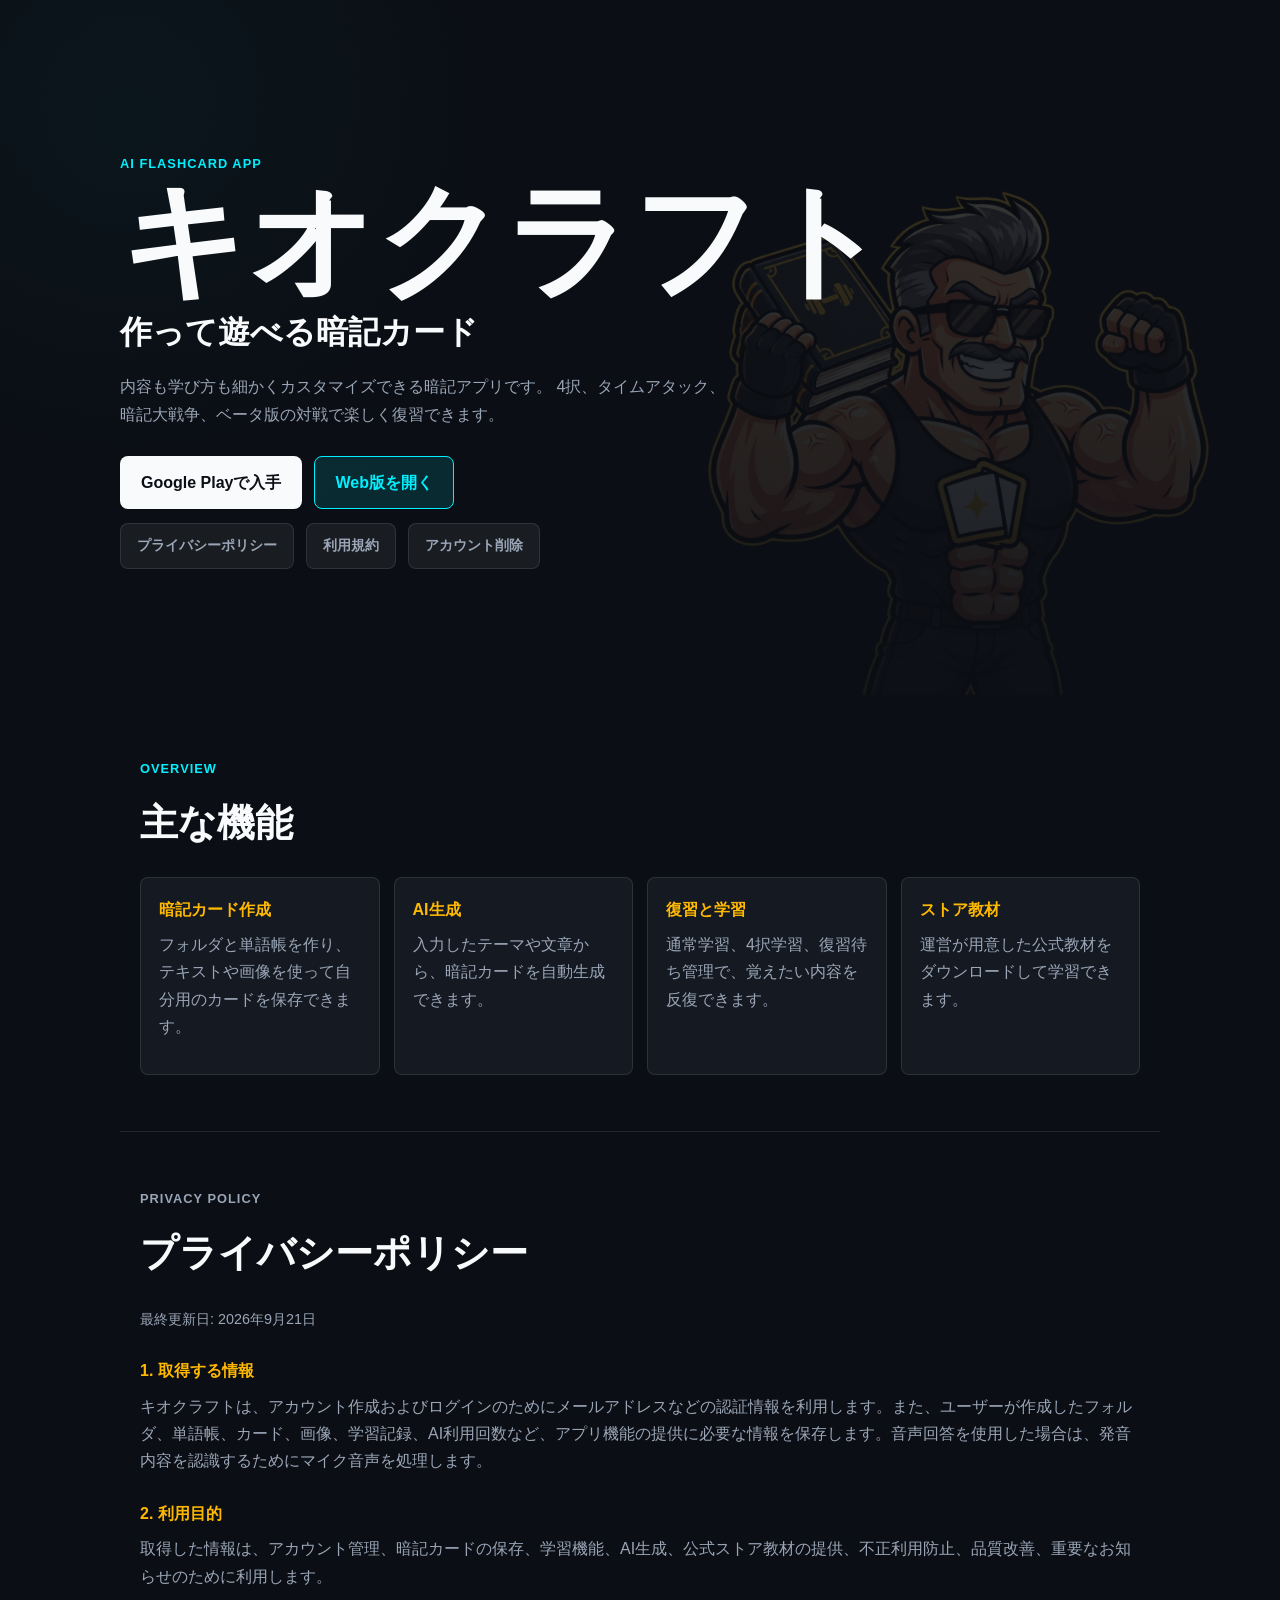
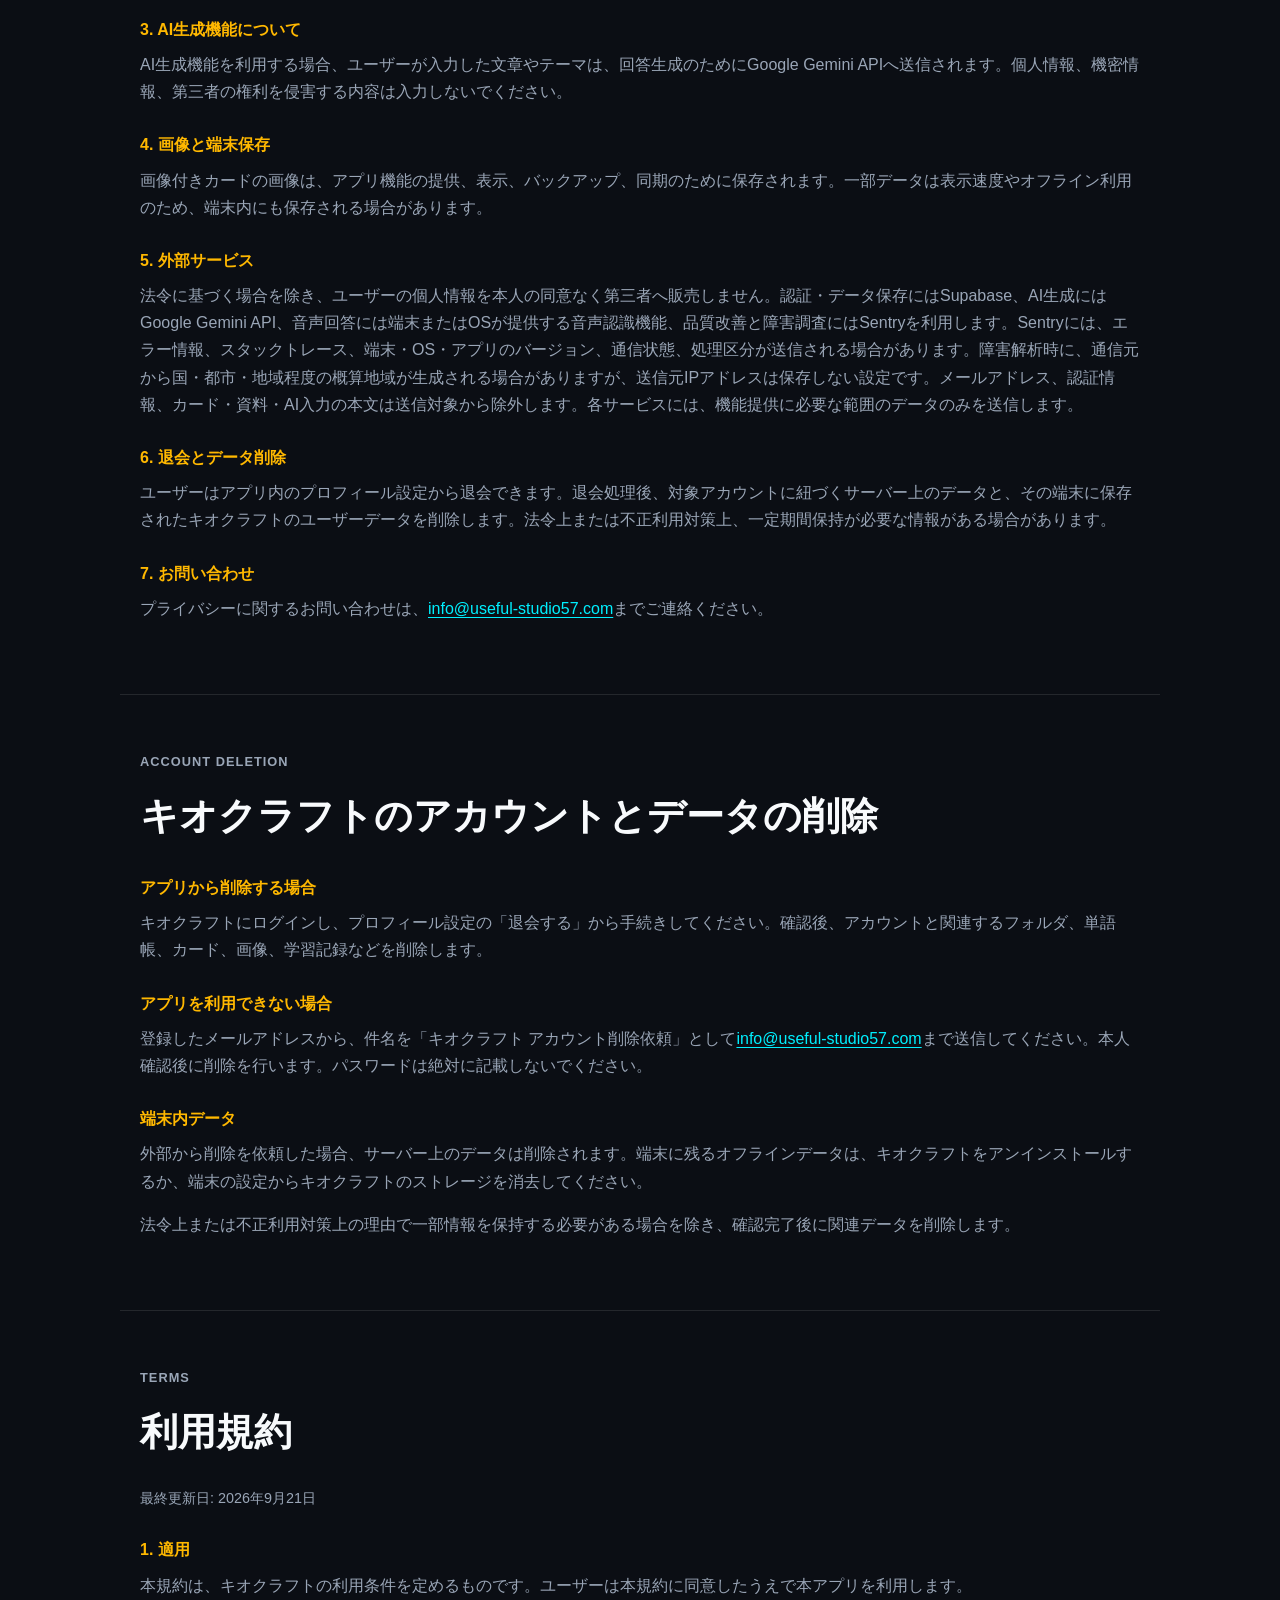
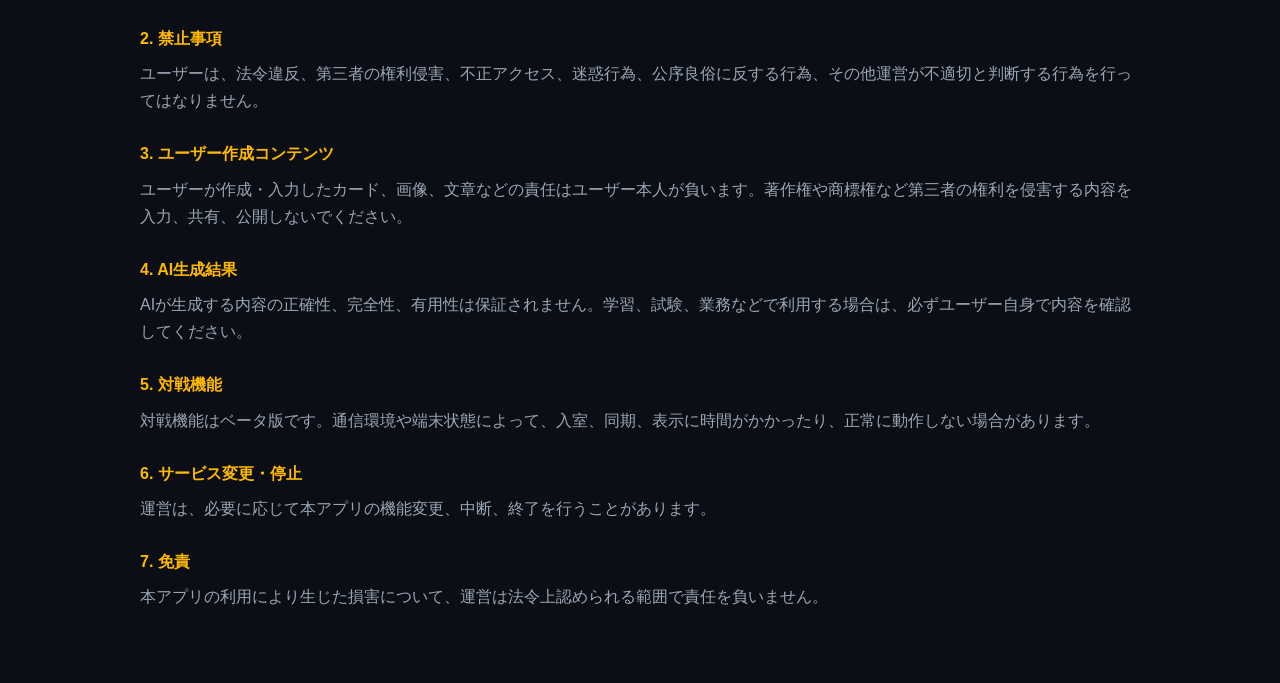
<file: kiocraft/index.html>
<!doctype html>
<html lang="ja"><head><meta charset="utf-8">
<meta name="viewport" content="width=device-width,initial-scale=1">
<title>キオクラフト | 作って遊べる暗記カード</title>
<meta name="description" content="キオクラフトの公式情報、プライバシーポリシー、利用規約。">
<link rel="canonical" href="https://useful-studio57.com/kiocraft/">
<link rel="stylesheet" href="./style.css">
</head><body><main><section class="hero"><div class="hero__content"><p class="eyebrow">AI Flashcard App</p><h1>キオクラフト</h1><p class="lead">作って遊べる暗記カード</p><p class="hero__text">内容も学び方も細かくカスタマイズできる暗記アプリです。 4択、タイムアタック、暗記大戦争、ベータ版の対戦で楽しく復習できます。</p><div class="hero__actions app-links" aria-label="キオクラフトを始める"><a class="app-link app-link--play" href="https://play.google.com/store/apps/details?id=com.flashcard.aniki" target="_blank" rel="noreferrer">Google Playで入手</a><a class="app-link app-link--web" href="https://kiocraft-web.web.app/" target="_blank" rel="noreferrer">Web版を開く</a></div><div class="hero__actions legal-links" aria-label="キオクラフトの規約と手続き"><a href="#privacy">プライバシーポリシー</a><a href="#terms">利用規約</a><a href="#account-deletion">アカウント削除</a></div></div></section><section class="section"><p class="section__label">Overview</p><h2>主な機能</h2><div class="feature-grid"><article><h3>暗記カード作成</h3><p>フォルダと単語帳を作り、テキストや画像を使って自分用のカードを保存できます。</p></article><article><h3>AI生成</h3><p>入力したテーマや文章から、暗記カードを自動生成できます。</p></article><article><h3>復習と学習</h3><p>通常学習、4択学習、復習待ち管理で、覚えたい内容を反復できます。</p></article><article><h3>ストア教材</h3><p>運営が用意した公式教材をダウンロードして学習できます。</p></article></div></section><section id="privacy" class="section legal"><p class="section__label">Privacy Policy</p><h2>プライバシーポリシー</h2><p class="updated">最終更新日: 2026年9月21日</p><h3>1. 取得する情報</h3><p>キオクラフトは、アカウント作成およびログインのためにメールアドレスなどの認証情報を利用します。また、ユーザーが作成したフォルダ、単語帳、カード、画像、学習記録、AI利用回数など、アプリ機能の提供に必要な情報を保存します。音声回答を使用した場合は、発音内容を認識するためにマイク音声を処理します。</p><h3>2. 利用目的</h3><p>取得した情報は、アカウント管理、暗記カードの保存、学習機能、AI生成、公式ストア教材の提供、不正利用防止、品質改善、重要なお知らせのために利用します。</p><h3>3. AI生成機能について</h3><p>AI生成機能を利用する場合、ユーザーが入力した文章やテーマは、回答生成のためにGoogle Gemini APIへ送信されます。個人情報、機密情報、第三者の権利を侵害する内容は入力しないでください。</p><h3>4. 画像と端末保存</h3><p>画像付きカードの画像は、アプリ機能の提供、表示、バックアップ、同期のために保存されます。一部データは表示速度やオフライン利用のため、端末内にも保存される場合があります。</p><h3>5. 外部サービス</h3><p>法令に基づく場合を除き、ユーザーの個人情報を本人の同意なく第三者へ販売しません。認証・データ保存にはSupabase、AI生成にはGoogle Gemini API、音声回答には端末またはOSが提供する音声認識機能、品質改善と障害調査にはSentryを利用します。Sentryには、エラー情報、スタックトレース、端末・OS・アプリのバージョン、通信状態、処理区分が送信される場合があります。障害解析時に、通信元から国・都市・地域程度の概算地域が生成される場合がありますが、送信元IPアドレスは保存しない設定です。メールアドレス、認証情報、カード・資料・AI入力の本文は送信対象から除外します。各サービスには、機能提供に必要な範囲のデータのみを送信します。</p><h3>6. 退会とデータ削除</h3><p>ユーザーはアプリ内のプロフィール設定から退会できます。退会処理後、対象アカウントに紐づくサーバー上のデータと、その端末に保存されたキオクラフトのユーザーデータを削除します。法令上または不正利用対策上、一定期間保持が必要な情報がある場合があります。</p><h3>7. お問い合わせ</h3><p>プライバシーに関するお問い合わせは、<a class="legal-link" href="mailto:info@useful-studio57.com">info@useful-studio57.com</a>までご連絡ください。</p></section><section id="account-deletion" class="section legal deletion"><p class="section__label">Account Deletion</p><h2>キオクラフトのアカウントとデータの削除</h2><h3>アプリから削除する場合</h3><p>キオクラフトにログインし、プロフィール設定の「退会する」から手続きしてください。確認後、アカウントと関連するフォルダ、単語帳、カード、画像、学習記録などを削除します。</p><h3>アプリを利用できない場合</h3><p>登録したメールアドレスから、件名を「キオクラフト アカウント削除依頼」として<a class="legal-link" href="mailto:info@useful-studio57.com">info@useful-studio57.com</a>まで送信してください。本人確認後に削除を行います。パスワードは絶対に記載しないでください。</p><h3>端末内データ</h3><p>外部から削除を依頼した場合、サーバー上のデータは削除されます。端末に残るオフラインデータは、キオクラフトをアンインストールするか、端末の設定からキオクラフトのストレージを消去してください。</p><p>法令上または不正利用対策上の理由で一部情報を保持する必要がある場合を除き、確認完了後に関連データを削除します。</p></section><section id="terms" class="section legal"><p class="section__label">Terms</p><h2>利用規約</h2><p class="updated">最終更新日: 2026年9月21日</p><h3>1. 適用</h3><p>本規約は、キオクラフトの利用条件を定めるものです。ユーザーは本規約に同意したうえで本アプリを利用します。</p><h3>2. 禁止事項</h3><p>ユーザーは、法令違反、第三者の権利侵害、不正アクセス、迷惑行為、公序良俗に反する行為、その他運営が不適切と判断する行為を行ってはなりません。</p><h3>3. ユーザー作成コンテンツ</h3><p>ユーザーが作成・入力したカード、画像、文章などの責任はユーザー本人が負います。著作権や商標権など第三者の権利を侵害する内容を入力、共有、公開しないでください。</p><h3>4. AI生成結果</h3><p>AIが生成する内容の正確性、完全性、有用性は保証されません。学習、試験、業務などで利用する場合は、必ずユーザー自身で内容を確認してください。</p><h3>5. 対戦機能</h3><p>対戦機能はベータ版です。通信環境や端末状態によって、入室、同期、表示に時間がかかったり、正常に動作しない場合があります。</p><h3>6. サービス変更・停止</h3><p>運営は、必要に応じて本アプリの機能変更、中断、終了を行うことがあります。</p><h3>7. 免責</h3><p>本アプリの利用により生じた損害について、運営は法令上認められる範囲で責任を負いません。</p></section></main></body></html>
</file>
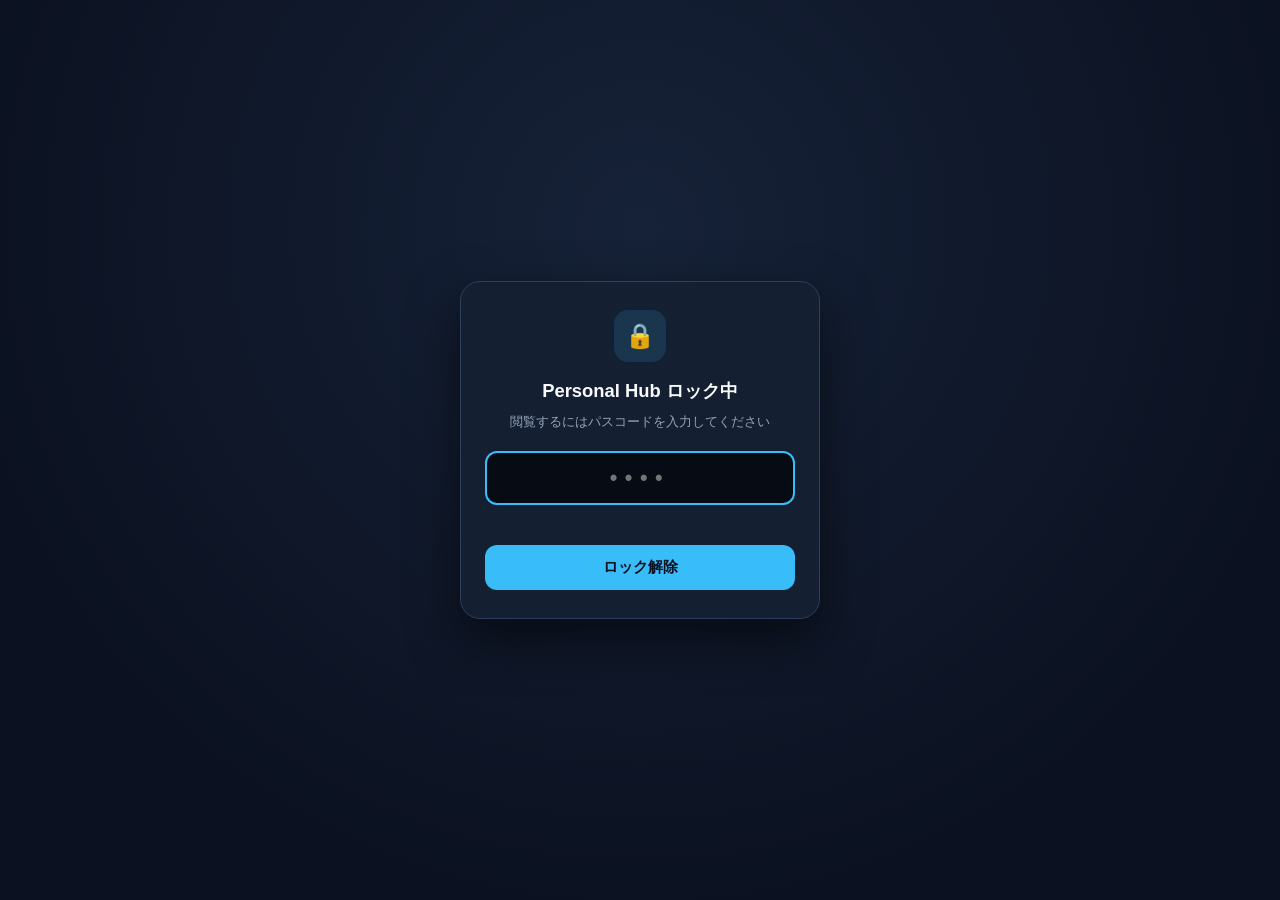
<file: portal/index.html>
<!DOCTYPE html>
<html lang="ja">
<head>
  <meta charset="UTF-8">
  <meta name="viewport" content="width=device-width, initial-scale=1.0">
  <meta name="robots" content="noindex, nofollow, noarchive">
  <title>Useful Personal Hub | トップページ</title>
  <style>
    :root {
      --bg: #0b1120;
      --surface: #151f32;
      --surface-2: #1e293b;
      --surface-hover: #243249;
      --border: #2e3f5c;
      --text: #f8fafc;
      --muted: #94a3b8;
      --sub: #cbd5e1;
      --blue: #38bdf8;
      --amber: #f59e0b;
      --green: #10b981;
      --purple: #a78bfa;
      --red: #f43f5e;
    }
    * { box-sizing: border-box; margin: 0; padding: 0; }
    body {
      font-family: "Hiragino Kaku Gothic ProN", "Noto Sans JP", -apple-system, BlinkMacSystemFont, "Segoe UI", sans-serif;
      background: var(--bg);
      color: var(--text);
      line-height: 1.6;
      padding-bottom: 64px;
    }
    a { color: var(--blue); text-decoration: none; }

    /* Custom Scrollbar for inner scrollable boxes */
    .scroll-box {
      max-height: 310px;
      overflow-y: auto;
      padding-right: 4px;
      scrollbar-width: thin;
      scrollbar-color: var(--border) rgba(11, 17, 32, 0.4);
    }
    .scroll-box.tall {
      max-height: 440px;
    }
    .scroll-box::-webkit-scrollbar {
      width: 6px;
    }
    .scroll-box::-webkit-scrollbar-track {
      background: rgba(11, 17, 32, 0.4);
      border-radius: 999px;
    }
    .scroll-box::-webkit-scrollbar-thumb {
      background: var(--border);
      border-radius: 999px;
    }
    .scroll-box::-webkit-scrollbar-thumb:hover {
      background: var(--blue);
    }

    /* Passcode Lock Overlay */
    #app-content { display: none; }
    #app-content.unlocked { display: block; }
    .lock-overlay {
      position: fixed;
      inset: 0;
      z-index: 9999;
      background: radial-gradient(circle at 50% 25%, #162238 0%, #0b1120 75%);
      display: flex;
      align-items: center;
      justify-content: center;
      padding: 20px;
    }
    .lock-overlay.hidden { display: none; }
    .lock-card {
      width: 100%;
      max-width: 360px;
      background: var(--surface);
      border: 1px solid var(--border);
      border-radius: 20px;
      padding: 28px 24px;
      text-align: center;
      box-shadow: 0 20px 50px rgba(0, 0, 0, 0.55);
    }
    .lock-icon {
      width: 52px;
      height: 52px;
      border-radius: 14px;
      background: rgba(56, 189, 248, 0.14);
      color: var(--blue);
      display: inline-flex;
      align-items: center;
      justify-content: center;
      font-size: 1.5rem;
      margin-bottom: 14px;
    }
    .lock-title { font-size: 1.15rem; font-weight: 800; margin-bottom: 6px; }
    .lock-desc { font-size: 0.84rem; color: var(--muted); margin-bottom: 18px; }
    .lock-input {
      width: 100%;
      background: #070b14;
      border: 2px solid var(--border);
      border-radius: 12px;
      padding: 12px 16px;
      color: #fff;
      font-size: 1.35rem;
      font-weight: 800;
      letter-spacing: 0.35em;
      text-align: center;
      outline: none;
      margin-bottom: 12px;
    }
    .lock-input:focus { border-color: var(--blue); }
    .lock-error { color: #fda4af; font-size: 0.82rem; font-weight: 700; min-height: 20px; margin-bottom: 8px; }
    .lock-btn {
      width: 100%;
      background: var(--blue);
      color: #0b1120;
      border: none;
      border-radius: 12px;
      padding: 12px;
      font-size: 0.96rem;
      font-weight: 800;
      cursor: pointer;
    }

    /* Header */
    .site-header {
      position: sticky;
      top: 0;
      z-index: 100;
      background: rgba(11, 17, 32, 0.92);
      backdrop-filter: blur(10px);
      border-bottom: 1px solid var(--border);
      padding: 12px 16px;
    }
    .header-inner {
      max-width: 820px;
      margin: 0 auto;
      display: flex;
      justify-content: space-between;
      align-items: center;
      gap: 10px;
      flex-wrap: wrap;
    }
    .brand {
      font-size: 1.05rem;
      font-weight: 800;
      display: flex;
      align-items: center;
      gap: 9px;
    }
    .brand-dot {
      width: 10px;
      height: 10px;
      border-radius: 50%;
      background: var(--blue);
      box-shadow: 0 0 10px var(--blue);
    }
    .header-actions {
      display: flex;
      align-items: center;
      gap: 8px;
    }
    .lock-top-btn {
      background: var(--surface-2);
      color: var(--sub);
      border: 1px solid var(--border);
      padding: 5px 12px;
      border-radius: 999px;
      font-size: 0.78rem;
      font-weight: 700;
      cursor: pointer;
    }
    .lock-top-btn:hover { border-color: var(--blue); color: #fff; }

    .container {
      max-width: 820px;
      margin: 18px auto 0;
      padding: 0 14px;
      display: flex;
      flex-direction: column;
      gap: 16px;
    }

    /* =====================================================
       1. よく使うサイト（Chromeショートカット風 横スクロール）
       ===================================================== */
    .shortcuts-box {
      background: var(--surface);
      border: 1px solid var(--border);
      border-radius: 18px;
      padding: 16px 14px 14px;
    }
    .shortcuts-header {
      font-size: 0.84rem;
      font-weight: 800;
      color: var(--muted);
      margin-bottom: 12px;
      display: flex;
      justify-content: space-between;
      align-items: center;
      padding: 0 4px;
    }
    .shortcuts-strip {
      display: flex;
      gap: 14px;
      overflow-x: auto;
      padding: 4px 4px 8px;
      scroll-snap-type: x mandatory;
      -webkit-overflow-scrolling: touch;
      scrollbar-width: thin;
      scrollbar-color: var(--border) transparent;
    }
    .shortcuts-strip::-webkit-scrollbar { height: 5px; }
    .shortcuts-strip::-webkit-scrollbar-thumb {
      background: var(--border);
      border-radius: 999px;
    }
    .shortcut-item {
      flex: 0 0 72px;
      scroll-snap-align: start;
      display: flex;
      flex-direction: column;
      align-items: center;
      text-align: center;
      color: var(--text);
      text-decoration: none;
      gap: 7px;
    }
    .shortcut-item:hover { text-decoration: none; }
    .shortcut-circle {
      width: 54px;
      height: 54px;
      border-radius: 50%;
      background: var(--surface-2);
      border: 1px solid var(--border);
      display: flex;
      align-items: center;
      justify-content: center;
      font-size: 1.35rem;
      transition: transform 0.16s ease, border-color 0.16s ease, background 0.16s ease;
      box-shadow: 0 4px 12px rgba(0, 0, 0, 0.25);
    }
    .shortcut-item:hover .shortcut-circle {
      transform: translateY(-2px);
      border-color: var(--blue);
      background: var(--surface-hover);
    }
    .shortcut-label {
      font-size: 0.74rem;
      font-weight: 700;
      color: var(--sub);
      line-height: 1.25;
      max-width: 76px;
      white-space: nowrap;
      overflow: hidden;
      text-overflow: ellipsis;
    }
    .shortcut-item-wrap {
      flex: 0 0 76px;
      scroll-snap-align: start;
      display: flex;
      flex-direction: column;
      align-items: center;
      position: relative;
      gap: 4px;
    }
    .shortcut-item-wrap.dragging {
      opacity: 0.45;
    }
    .shortcut-item-wrap.drag-over .shortcut-circle {
      border-color: var(--amber);
      box-shadow: 0 0 0 2px rgba(245, 158, 11, 0.35);
    }
    .shortcut-add-btn {
      background: transparent;
      border: none;
      cursor: pointer;
      padding: 0;
    }
    .shortcut-add-btn .shortcut-circle {
      border-style: dashed;
      color: var(--blue);
      font-size: 1.4rem;
    }
    .shortcut-mini-controls {
      display: none;
      gap: 2px;
      flex-wrap: wrap;
      justify-content: center;
      margin-top: 2px;
    }
    .shortcuts-box.edit-mode .shortcut-mini-controls {
      display: flex;
    }
    .sc-ctrl-btn {
      background: rgba(15, 23, 42, 0.92);
      border: 1px solid var(--border);
      color: var(--sub);
      border-radius: 5px;
      padding: 1px 4px;
      font-size: 0.66rem;
      line-height: 1.2;
      cursor: pointer;
    }
    .sc-ctrl-btn:hover {
      border-color: var(--blue);
      color: #fff;
    }
    .sc-ctrl-btn.del:hover {
      border-color: var(--red);
      color: #fda4af;
    }
    .shortcut-manager {
      display: none;
      margin-top: 12px;
      padding-top: 12px;
      border-top: 1px solid rgba(46, 63, 92, 0.6);
    }
    .shortcut-manager.active {
      display: block;
    }
    .sc-form-grid {
      display: grid;
      grid-template-columns: 74px 1fr;
      gap: 8px;
      margin-bottom: 8px;
    }
    .sc-emoji-chips {
      display: flex;
      gap: 5px;
      flex-wrap: wrap;
      margin-bottom: 8px;
    }
    .sc-emoji-chip {
      background: var(--surface-2);
      border: 1px solid var(--border);
      border-radius: 7px;
      padding: 3px 7px;
      font-size: 0.92rem;
      cursor: pointer;
    }
    .sc-emoji-chip:hover {
      border-color: var(--blue);
      background: var(--surface-hover);
    }
    .sc-manage-list {
      display: flex;
      flex-direction: column;
      gap: 6px;
      margin-top: 10px;
      max-height: 260px;
      overflow-y: auto;
      padding-right: 4px;
    }
    .sc-manage-row {
      display: flex;
      align-items: center;
      justify-content: space-between;
      gap: 8px;
      background: rgba(11, 17, 32, 0.55);
      border: 1px solid rgba(255, 255, 255, 0.07);
      padding: 7px 10px;
      border-radius: 9px;
      font-size: 0.84rem;
    }
    .sc-manage-info {
      display: flex;
      align-items: center;
      gap: 8px;
      min-width: 0;
      flex: 1;
    }
    .sc-manage-url {
      font-size: 0.72rem;
      color: var(--muted);
      white-space: nowrap;
      overflow: hidden;
      text-overflow: ellipsis;
      max-width: 240px;
    }

    /* =====================================================
       共通：開閉できるセクション（アコーディオン）
       ===================================================== */
    .accordion-card {
      background: var(--surface);
      border: 1px solid var(--border);
      border-radius: 18px;
      overflow: hidden;
    }
    .accordion-header {
      width: 100%;
      background: transparent;
      border: none;
      color: var(--text);
      padding: 15px 18px;
      display: flex;
      justify-content: space-between;
      align-items: center;
      cursor: pointer;
      text-align: left;
      transition: background 0.15s;
    }
    .accordion-header:hover { background: rgba(255, 255, 255, 0.03); }
    .acc-title-wrap {
      display: flex;
      align-items: center;
      gap: 10px;
    }
    .acc-icon {
      width: 32px;
      height: 32px;
      border-radius: 9px;
      display: inline-flex;
      align-items: center;
      justify-content: center;
      font-size: 1.05rem;
    }
    .ic-green { background: rgba(16, 185, 129, 0.16); color: var(--green); }
    .ic-amber { background: rgba(245, 158, 11, 0.16); color: var(--amber); }
    .ic-blue { background: rgba(56, 189, 248, 0.16); color: var(--blue); }
    .ic-purple { background: rgba(167, 139, 250, 0.16); color: var(--purple); }

    .acc-title { font-size: 1.05rem; font-weight: 800; }
    .acc-badge {
      font-size: 0.76rem;
      font-weight: 800;
      padding: 2px 9px;
      border-radius: 999px;
      background: var(--surface-2);
      color: var(--sub);
      border: 1px solid var(--border);
    }
    .acc-right {
      display: flex;
      align-items: center;
      gap: 10px;
    }
    .acc-arrow {
      font-size: 0.85rem;
      color: var(--muted);
      transition: transform 0.2s ease;
    }
    .accordion-card.open .acc-arrow { transform: rotate(180deg); }
    .accordion-body {
      display: none;
      padding: 0 18px 18px;
      border-top: 1px solid rgba(46, 63, 92, 0.5);
    }
    .accordion-card.open .accordion-body {
      display: block;
      padding-top: 14px;
    }

    /* =====================================================
       2. ルーティン ＆ タスク（追加・編集・削除・上下スクロール対応）
       ===================================================== */
    .routine-card {
      background: var(--surface);
      border: 1px solid var(--border);
      border-radius: 18px;
      padding: 15px 18px 18px;
    }
    .routine-head {
      display: flex;
      justify-content: space-between;
      align-items: center;
      margin-bottom: 12px;
      flex-wrap: wrap;
      gap: 8px;
    }
    .task-list {
      display: flex;
      flex-direction: column;
      gap: 8px;
    }
    .task-row {
      display: flex;
      align-items: center;
      justify-content: space-between;
      gap: 8px;
      background: rgba(11, 17, 32, 0.55);
      border: 1px solid rgba(255, 255, 255, 0.06);
      padding: 9px 12px;
      border-radius: 10px;
      font-size: 0.91rem;
    }
    .task-label {
      display: flex;
      align-items: flex-start;
      gap: 10px;
      flex: 1;
      cursor: pointer;
      user-select: none;
      word-break: break-word;
    }
    .task-label input[type="checkbox"] {
      margin-top: 4px;
      width: 17px;
      height: 17px;
      accent-color: var(--blue);
      cursor: pointer;
      flex-shrink: 0;
    }
    .task-row.done .task-text {
      text-decoration: line-through;
      color: var(--muted);
    }
    .task-actions {
      display: flex;
      gap: 4px;
      flex-shrink: 0;
    }
    .icon-btn {
      background: rgba(255,255,255,0.04);
      border: 1px solid rgba(255,255,255,0.08);
      color: var(--muted);
      border-radius: 6px;
      padding: 3px 7px;
      font-size: 0.75rem;
      cursor: pointer;
    }
    .icon-btn:hover {
      color: #fff;
      border-color: var(--blue);
    }
    .icon-btn.del:hover {
      color: #fda4af;
      border-color: var(--red);
    }
    .add-bar {
      display: flex;
      gap: 8px;
      margin-top: 10px;
    }
    .add-input {
      flex: 1;
      background: #070b14;
      border: 1px solid var(--border);
      border-radius: 9px;
      padding: 8px 12px;
      color: #fff;
      font-size: 0.86rem;
      outline: none;
    }
    .add-input:focus { border-color: var(--blue); }
    .add-btn {
      background: var(--blue);
      color: #0b1120;
      border: none;
      border-radius: 9px;
      padding: 8px 14px;
      font-size: 0.82rem;
      font-weight: 800;
      cursor: pointer;
      white-space: nowrap;
    }
    .mini-btn {
      background: var(--surface-2);
      color: var(--sub);
      border: 1px solid var(--border);
      padding: 4px 10px;
      border-radius: 8px;
      font-size: 0.76rem;
      font-weight: 700;
      cursor: pointer;
    }
    .mini-btn:hover { border-color: var(--blue); color: #fff; }

    /* =====================================================
       3. よく使うコピペ
       ===================================================== */
    .copy-group-title {
      font-size: 0.85rem;
      font-weight: 800;
      color: var(--sub);
      margin: 12px 0 6px;
    }
    .copy-group-title:first-child { margin-top: 0; }
    .code-box {
      background: #070b14;
      border: 1px solid var(--border);
      border-radius: 10px;
      padding: 9px 12px;
      font-family: Consolas, Monaco, monospace;
      font-size: 0.84rem;
      color: #38bdf8;
      margin-bottom: 8px;
      display: flex;
      justify-content: space-between;
      align-items: center;
      gap: 10px;
    }
    .code-pre {
      white-space: pre-wrap;
      font-family: "Hiragino Kaku Gothic ProN", "Noto Sans JP", monospace;
      color: var(--sub);
      font-size: 0.82rem;
      line-height: 1.5;
    }
    .copy-btn {
      background: var(--blue);
      color: #0b1120;
      border: none;
      padding: 6px 12px;
      border-radius: 8px;
      font-weight: 800;
      font-size: 0.78rem;
      cursor: pointer;
      white-space: nowrap;
      flex-shrink: 0;
    }

    /* =====================================================
       4. 資料＆データ（フォルダ階層＋メモ帳機能）
       ===================================================== */
    .folder-breadcrumb {
      display: flex;
      align-items: center;
      justify-content: space-between;
      background: rgba(11, 17, 32, 0.6);
      border: 1px solid var(--border);
      border-radius: 10px;
      padding: 8px 12px;
      margin-bottom: 12px;
      font-size: 0.84rem;
      font-weight: 700;
      color: var(--sub);
      flex-wrap: wrap;
      gap: 8px;
    }
    .folder-list {
      display: flex;
      flex-direction: column;
      gap: 8px;
    }
    .folder-row {
      width: 100%;
      background: rgba(11, 17, 32, 0.55);
      border: 1px solid var(--border);
      border-radius: 12px;
      padding: 13px 15px;
      display: flex;
      justify-content: space-between;
      align-items: center;
      color: var(--text);
      font-size: 0.96rem;
      font-weight: 800;
      cursor: pointer;
      text-align: left;
      transition: background 0.15s, border-color 0.15s, transform 0.15s;
    }
    .folder-row:hover {
      background: var(--surface-hover);
      border-color: var(--blue);
      transform: translateX(2px);
    }
    .folder-left {
      display: flex;
      align-items: center;
      gap: 12px;
    }
    .folder-emoji { font-size: 1.25rem; }
    .folder-sub {
      font-size: 0.78rem;
      color: var(--muted);
      font-weight: 500;
      display: block;
    }
    .folder-arrow {
      color: var(--blue);
      font-weight: 800;
      font-size: 0.95rem;
    }

    .folder-view { display: none; }
    .folder-view.active { display: block; }

    /* Memo Pad UI inside メモ folder */
    .memo-editor-box {
      background: rgba(11, 17, 32, 0.75);
      border: 1px solid var(--border);
      border-radius: 12px;
      padding: 12px;
      margin-bottom: 14px;
    }
    .memo-title-input {
      width: 100%;
      background: #070b14;
      border: 1px solid var(--border);
      border-radius: 8px;
      padding: 8px 11px;
      color: #fff;
      font-size: 0.9rem;
      font-weight: 700;
      margin-bottom: 8px;
      outline: none;
    }
    .memo-title-input:focus { border-color: var(--blue); }
    .memo-body-input {
      width: 100%;
      min-height: 92px;
      background: #070b14;
      border: 1px solid var(--border);
      border-radius: 8px;
      padding: 9px 11px;
      color: var(--text);
      font-family: inherit;
      font-size: 0.88rem;
      line-height: 1.55;
      resize: vertical;
      outline: none;
      margin-bottom: 8px;
    }
    .memo-body-input:focus { border-color: var(--blue); }
    .memo-editor-actions {
      display: flex;
      justify-content: space-between;
      align-items: center;
      flex-wrap: wrap;
      gap: 8px;
    }
    .memo-card {
      background: rgba(11, 17, 32, 0.65);
      border: 1px solid var(--border);
      border-radius: 12px;
      padding: 12px 14px;
      margin-bottom: 10px;
    }
    .memo-card-head {
      display: flex;
      justify-content: space-between;
      align-items: flex-start;
      gap: 8px;
      margin-bottom: 6px;
    }
    .memo-card-title {
      font-size: 0.95rem;
      font-weight: 800;
      color: #fff;
    }
    .memo-card-date {
      font-size: 0.74rem;
      color: var(--muted);
      margin-left: 6px;
      font-weight: 500;
    }
    .memo-card-body {
      font-size: 0.86rem;
      color: var(--sub);
      white-space: pre-wrap;
      word-break: break-word;
    }

    .file-card {
      display: block;
      background: rgba(11, 17, 32, 0.65);
      border: 1px solid var(--border);
      border-radius: 12px;
      padding: 14px 16px;
      margin-bottom: 10px;
      color: var(--text);
      text-decoration: none;
      transition: border-color 0.15s, background 0.15s;
    }
    .file-card.featured {
      background: linear-gradient(135deg, #17253f 0%, #111a2e 100%);
      border: 2px solid var(--blue);
    }
    .file-card:hover {
      border-color: var(--blue);
      background: var(--surface-hover);
      text-decoration: none;
    }
    .file-title {
      font-size: 0.98rem;
      font-weight: 800;
      color: #fff;
      margin-bottom: 4px;
      display: flex;
      justify-content: space-between;
      align-items: center;
      gap: 8px;
    }
    .file-desc { font-size: 0.85rem; color: var(--sub); }
    .note-detail {
      margin-top: 10px;
      padding-top: 10px;
      border-top: 1px solid var(--border);
      font-size: 0.85rem;
      color: var(--sub);
      display: none;
    }
    .file-card.expanded .note-detail { display: block; }
    /* Guest Presentation-Only Mode (when unlocked with 777) */
    body.presen-only-mode #shortcuts-box,
    body.presen-only-mode .routine-card,
    body.presen-only-mode #acc-tasks,
    body.presen-only-mode #acc-copypaste,
    body.presen-only-mode #cloud-sync-badge,
    body.presen-only-mode #cloud-sync-pull-btn,
    body.presen-only-mode #presen-back-folder-btn {
      display: none !important;
    }
  </style>
</head>
<body>

  <!-- Passcode Lock Screen (Main: 1515 / Presentation Only: 777) -->
  <div class="lock-overlay" id="lock-overlay">
    <div class="lock-card">
      <div class="lock-icon">🔒</div>
      <div class="lock-title">Personal Hub ロック中</div>
      <p class="lock-desc">閲覧するにはパスコードを入力してください</p>
      <form id="lock-form" onsubmit="handleUnlock(event)">
        <input type="password" id="lock-input" class="lock-input" inputmode="numeric" placeholder="••••" autocomplete="off" autofocus>
        <div class="lock-error" id="lock-error"></div>
        <button type="submit" class="lock-btn">ロック解除</button>
      </form>
    </div>
  </div>

  <!-- Presentation Folder Passcode Modal (777) -->
  <div class="lock-overlay hidden" id="presen-lock-overlay" style="background: rgba(11, 17, 32, 0.85); backdrop-filter: blur(6px);">
    <div class="lock-card">
      <div class="lock-icon">📂</div>
      <div class="lock-title">プレゼン資料 ロック中</div>
      <p class="lock-desc">プレゼン資料を閲覧するには専用パスコードを入力してください</p>
      <form id="presen-lock-form" onsubmit="handlePresenUnlock(event)">
        <input type="password" id="presen-lock-input" class="lock-input" inputmode="numeric" placeholder="•••" autocomplete="off">
        <div class="lock-error" id="presen-lock-error"></div>
        <div style="display:flex; gap:8px;">
          <button type="button" class="mini-btn" style="flex:1; padding:12px;" onclick="closePresenLockModal()">キャンセル</button>
          <button type="submit" class="lock-btn" style="flex:1;">解除して開く</button>
        </div>
      </form>
    </div>
  </div>

  <div id="app-content">
    <header class="site-header">
      <div class="header-inner">
        <div class="brand">
          <span class="brand-dot"></span>
          <span>Useful Personal Hub</span>
        </div>
        <div class="header-actions">
          <span id="cloud-sync-badge" style="font-size:0.75rem; font-weight:700; color:var(--green); background:rgba(16,185,129,0.12); border:1px solid rgba(16,185,129,0.35); padding:4px 10px; border-radius:999px;">
            ☁️ 自動同期ON
          </span>
          <button class="lock-top-btn" id="cloud-sync-pull-btn" onclick="pullFromCloud(true)" title="クラウドから最新データを再取得します">
            🔄 最新同期
          </button>
          <button class="lock-top-btn" onclick="lockPage()">🔒 ロック</button>
        </div>
      </div>
    </header>

    <main class="container">

      <!-- =====================================================
           1. よく使うサイト（Chromeショートカット風・追加／編集／削除／並び替え対応）
           ===================================================== -->
      <section class="shortcuts-box" id="shortcuts-box">
        <div class="shortcuts-header">
          <div style="display:flex; align-items:center; gap:8px;">
            <span>🌐 よく使うサイト</span>
            <span style="font-size:0.72rem; font-weight:500; color:var(--muted);">（ドラッグ＆ドロップでも並び替え可）</span>
          </div>
          <div style="display:flex; align-items:center; gap:6px;">
            <button type="button" class="mini-btn" onclick="openShortcutForm()">＋ 追加</button>
            <button type="button" class="mini-btn" id="sc-edit-mode-btn" onclick="toggleShortcutManager()">⚙️ 編集・並び替え</button>
          </div>
        </div>

        <div class="shortcuts-strip" id="shortcuts-strip"></div>

        <!-- サイト追加・編集・並び替えパネル -->
        <div class="shortcut-manager" id="shortcut-manager">
          <div class="memo-editor-box" style="margin-bottom:8px;">
            <div style="font-size:0.8rem; font-weight:800; color:var(--sub); margin-bottom:8px;" id="sc-form-heading">＋ 新しいサイトを追加</div>
            <div class="sc-emoji-chips" aria-label="アイコン候補">
              <button type="button" class="sc-emoji-chip" onclick="pickShortcutEmoji('🌐')">🌐</button>
              <button type="button" class="sc-emoji-chip" onclick="pickShortcutEmoji('🎰')">🎰</button>
              <button type="button" class="sc-emoji-chip" onclick="pickShortcutEmoji('🏯')">🏯</button>
              <button type="button" class="sc-emoji-chip" onclick="pickShortcutEmoji('👑')">👑</button>
              <button type="button" class="sc-emoji-chip" onclick="pickShortcutEmoji('🔴')">🔴</button>
              <button type="button" class="sc-emoji-chip" onclick="pickShortcutEmoji('🦁')">🦁</button>
              <button type="button" class="sc-emoji-chip" onclick="pickShortcutEmoji('🌉')">🌉</button>
              <button type="button" class="sc-emoji-chip" onclick="pickShortcutEmoji('🏰')">🏰</button>
              <button type="button" class="sc-emoji-chip" onclick="pickShortcutEmoji('✨')">✨</button>
              <button type="button" class="sc-emoji-chip" onclick="pickShortcutEmoji('⚡')">⚡</button>
              <button type="button" class="sc-emoji-chip" onclick="pickShortcutEmoji('📊')">📊</button>
              <button type="button" class="sc-emoji-chip" onclick="pickShortcutEmoji('📱')">📱</button>
              <button type="button" class="sc-emoji-chip" onclick="pickShortcutEmoji('🏢')">🏢</button>
              <button type="button" class="sc-emoji-chip" onclick="pickShortcutEmoji('💰')">💰</button>
            </div>
            <div class="sc-form-grid">
              <input type="text" id="sc-icon-input" class="memo-title-input" style="margin-bottom:0; text-align:center;" placeholder="🌐" maxlength="4" value="🌐">
              <input type="text" id="sc-label-input" class="memo-title-input" style="margin-bottom:0;" placeholder="サイト名（例：北ゼン / データサイト）">
            </div>
            <input type="text" id="sc-url-input" class="memo-title-input" placeholder="URL（例：https://... または gundan-proposal.html）">
            <div class="memo-editor-actions">
              <span style="font-size:0.74rem; color:var(--muted);" id="sc-status">◀ ▶ / ▲ ▼ ボタンやドラッグで順番を自由に並び替えられます</span>
              <div style="display:flex; gap:6px;">
                <button type="button" class="mini-btn" id="sc-cancel-btn" style="display:none;" onclick="cancelEditShortcut()">入力クリア</button>
                <button type="button" class="add-btn" id="sc-save-btn" onclick="saveShortcut()">＋ サイトを追加</button>
              </div>
            </div>
          </div>

          <div style="display:flex; justify-content:space-between; align-items:center; margin:8px 2px 4px;">
            <span style="font-size:0.78rem; font-weight:800; color:var(--sub);">登録サイト一覧（並び替え・編集・削除）</span>
            <button type="button" class="mini-btn" onclick="closeShortcutManager()">✓ 完了して閉じる</button>
          </div>
          <div class="sc-manage-list" id="sc-manage-list"></div>
        </div>
      </section>

      <!-- =====================================================
           2-A. ルーティン（追加・編集・削除・上下スクロール対応）
           ===================================================== -->
      <section class="routine-card">
        <div class="routine-head">
          <div class="acc-title-wrap">
            <span class="acc-icon ic-green">♾️</span>
            <span class="acc-title">ルーティン</span>
            <span class="acc-badge" id="routine-count">0 / 0</span>
          </div>
          <button class="mini-btn" onclick="resetChecks('routine')">🔄 チェックをリセット</button>
        </div>

        <div class="scroll-box">
          <div class="task-list" id="routine-list"></div>
        </div>

        <form class="add-bar" onsubmit="handleAddItem(event, 'routine')">
          <input type="text" id="routine-add-input" class="add-input" placeholder="＋ 新しいルーティンを追加...">
          <button type="submit" class="add-btn">追加</button>
        </form>
      </section>

      <!-- =====================================================
           2-B. タスク（開閉・追加・編集・削除・上下スクロール対応）
           ===================================================== -->
      <section class="accordion-card" id="acc-tasks">
        <button class="accordion-header" onclick="toggleAccordion('acc-tasks')">
          <div class="acc-title-wrap">
            <span class="acc-icon ic-amber">🔥</span>
            <span class="acc-title">タスク</span>
            <span class="acc-badge" id="task-count">0 / 0</span>
          </div>
          <div class="acc-right">
            <span class="acc-arrow">▼</span>
          </div>
        </button>
        <div class="accordion-body">
          <div class="scroll-box">
            <div class="task-list" id="task-list"></div>
          </div>
          <form class="add-bar" onsubmit="handleAddItem(event, 'task')">
            <input type="text" id="task-add-input" class="add-input" placeholder="＋ 新しいタスクを追加...">
            <button type="submit" class="add-btn">追加</button>
          </form>
        </div>
      </section>

      <!-- =====================================================
           3. よく使うコピペ（開閉・追加・編集・削除・上下スクロール対応）
           ===================================================== -->
      <section class="accordion-card" id="acc-copypaste">
        <button class="accordion-header" onclick="toggleAccordion('acc-copypaste')">
          <div class="acc-title-wrap">
            <span class="acc-icon ic-blue">📋</span>
            <span class="acc-title">よく使うコピペ</span>
            <span class="acc-badge" id="copypaste-count">0 件</span>
          </div>
          <div class="acc-right">
            <span class="acc-arrow">▼</span>
          </div>
        </button>
        <div class="accordion-body">
          <!-- 保存済みコピペ一覧（上下スクロール） -->
          <div class="scroll-box tall" id="copypaste-list"></div>

          <!-- 新規コピペ追加・編集エリア -->
          <div class="memo-editor-box" style="margin-top:12px; margin-bottom:0;">
            <input type="text" id="cp-title-input" class="memo-title-input" placeholder="＋ コピペのラベル・用途（例：熱田 終了検索 / 打ち子ヒアリング）">
            <textarea id="cp-body-input" class="memo-body-input" style="min-height:68px;" placeholder="コピーしたいテキストを入力...（複数行OK）"></textarea>
            <div class="memo-editor-actions">
              <span style="font-size:0.75rem; color:var(--muted);" id="cp-status">よく使う定型文や検索コマンドを追加・編集できます</span>
              <div style="display:flex; gap:8px;">
                <button type="button" class="mini-btn" id="cp-cancel-btn" style="display:none;" onclick="cancelEditCopyPaste()">キャンセル</button>
                <button type="button" class="add-btn" id="cp-save-btn" onclick="saveCopyPaste()">＋ コピペを追加</button>
              </div>
            </div>
          </div>
        </div>
      </section>

      <!-- =====================================================
           4. 資料＆データ（開閉・フォルダ階層・メモ帳保存・上下スクロール）
           ===================================================== -->
      <section class="accordion-card open" id="acc-folders">
        <button class="accordion-header" onclick="toggleAccordion('acc-folders')">
          <div class="acc-title-wrap">
            <span class="acc-icon ic-purple">🗂️</span>
            <span class="acc-title">資料＆データ</span>
          </div>
          <div class="acc-right">
            <span class="acc-arrow">▼</span>
          </div>
        </button>

        <div class="accordion-body">

          <!-- フォルダ一覧（ルート階層） -->
          <div class="folder-view active" id="folder-root">
            <div class="folder-list">
              <button class="folder-row" onclick="openFolder('folder-memo')">
                <div class="folder-left">
                  <span class="folder-emoji">📝</span>
                  <div>
                    <span>メモ</span>
                    <span class="folder-sub">自由に書いて保存できるメモ帳（AI確認・書き出し対応）</span>
                  </div>
                </div>
                <span class="folder-arrow">→</span>
              </button>

              <button class="folder-row" onclick="openFolder('folder-shikou')">
                <div class="folder-left">
                  <span class="folder-emoji">📁</span>
                  <div>
                    <span>思考</span>
                    <span class="folder-sub">期待値思考 vs 積立消化思考・軍団役職定義</span>
                  </div>
                </div>
                <span class="folder-arrow">→</span>
              </button>

              <button class="folder-row" onclick="openFolder('folder-jiko')">
                <div class="folder-left">
                  <span class="folder-emoji">📁</span>
                  <div>
                    <span>自己分析</span>
                    <span class="folder-sub">TEG-IIエゴグラム・組織運営の教訓・並列思考</span>
                  </div>
                </div>
                <span class="folder-arrow">→</span>
              </button>

              <button class="folder-row" onclick="openFolder('folder-presen')" style="border-color:rgba(56,189,248,0.5);">
                <div class="folder-left">
                  <span class="folder-emoji">📂</span>
                  <div>
                    <span style="color:var(--blue);">プレゼン資料 🔒</span>
                    <span class="folder-sub">プレゼン資料・統計レポート一覧（要パスコード）</span>
                  </div>
                </div>
                <span class="folder-arrow">→</span>
              </button>
            </div>
          </div>

          <!-- ① メモ フォルダの中身（入力・保存・編集・上下スクロール可能なメモ帳） -->
          <div class="folder-view" id="folder-memo">
            <div class="folder-breadcrumb">
              <span>🗂️ 資料＆データ &gt; 📝 メモ（メモ帳）</span>
              <div style="display:flex; gap:6px;">
                <button class="mini-btn" onclick="exportAllDataForAI()">🤖 AI用ファイル保存</button>
                <button class="mini-btn" onclick="openFolder('folder-root')">← フォルダ一覧へ戻る</button>
              </div>
            </div>

            <!-- 新規メモ入力エリア -->
            <div class="memo-editor-box">
              <input type="text" id="memo-title" class="memo-title-input" placeholder="メモのタイトル（省略可）">
              <textarea id="memo-body" class="memo-body-input" placeholder="ここにメモを入力...（保存するとブラウザに自動記録され、AI参照用ファイルにも書き出せます）"></textarea>
              <div class="memo-editor-actions">
                <span style="font-size:0.76rem; color:var(--muted);" id="memo-status">入力内容は保存ボタンで記録されます</span>
                <div style="display:flex; gap:8px;">
                  <button type="button" class="mini-btn" id="memo-cancel-btn" style="display:none;" onclick="cancelEditMemo()">キャンセル</button>
                  <button type="button" class="add-btn" id="memo-save-btn" onclick="saveMemo()">💾 メモを保存</button>
                </div>
              </div>
            </div>

            <!-- 保存済みメモ一覧（上下スクロール） -->
            <div class="scroll-box tall" id="memo-list"></div>
          </div>

          <!-- ② 思考 フォルダの中身 -->
          <div class="folder-view" id="folder-shikou">
            <div class="folder-breadcrumb">
              <span>🗂️ 資料＆データ &gt; 📁 思考</span>
              <button class="mini-btn" onclick="openFolder('folder-root')">← フォルダ一覧へ戻る</button>
            </div>
            <div class="scroll-box tall">
              <div class="file-card" onclick="this.classList.toggle('expanded')" style="cursor:pointer;">
                <div class="file-title">
                  <span>🧠 期待値思考（経営者）vs 積立消化思考（労働者）</span>
                  <span style="font-size:0.78rem; color:var(--blue);">タップで開閉</span>
                </div>
                <p class="file-desc">なぜ組織運営で「過去の実績」や「固定された役割」を盾にする人間とズレが生じるのか</p>
                <div class="note-detail">
                  ・<strong>期待値思考</strong>：常に現在地は「ゼロベース」。今この瞬間に組織のボトルネックを解消し、最大の期待値を積むために何が必要かで動く。<br>
                  ・<strong>積立消化思考</strong>：「過去にこれだけやったから新しい負荷は免除されるべき」と過去の労働を免罪符（ポイントカード）にする。<br>
                  ・<strong>結論</strong>：人間の自発的なモチベーションに依存せず、「システムとAI・ルールが人を動かす仕組み」を作ることが唯一の解決策。
                </div>
              </div>

              <div class="file-card" onclick="this.classList.toggle('expanded')" style="cursor:pointer;">
                <div class="file-title">
                  <span>👑 軍団マネジメント：運営と打ち子に求める必須能力</span>
                  <span style="font-size:0.78rem; color:var(--blue);">タップで開閉</span>
                </div>
                <p class="file-desc">運営（人心掌握・資金管理・人材育成・情報統括・リスク管理・システム化）と打ち子の役割定義</p>
                <div class="note-detail">
                  ・<strong>運営（トップ）</strong>：現場稼働ではなく、システム化（データ統計・AIボット・期待値サイト）、人材募集と親の育成、キャッシュフローと不正リスク管理を担う。<br>
                  ・<strong>打ち子</strong>：レア役を取りこぼさない正確性、回転速度、示唆確認、そして「打つ前・ヤメ時の絶対確認」を徹底する。
                </div>
              </div>
            </div>
          </div>

          <!-- ③ 自己分析 フォルダの中身 -->
          <div class="folder-view" id="folder-jiko">
            <div class="folder-breadcrumb">
              <span>🗂️ 資料＆データ &gt; 📁 自己分析</span>
              <button class="mini-btn" onclick="openFolder('folder-root')">← フォルダ一覧へ戻る</button>
            </div>
            <div class="scroll-box tall">
              <div class="file-card" onclick="this.classList.toggle('expanded')" style="cursor:pointer;">
                <div class="file-title">
                  <span>📊 コア思考特性・並列思考と期待値への徹底</span>
                  <span style="font-size:0.78rem; color:var(--blue);">タップで開閉</span>
                </div>
                <p class="file-desc">感情や浪費ではなく「投資・消費・浪費」を明確に分け、長期的な読みと仕組み化で主導権を握るスタイル</p>
                <div class="note-detail">
                  ・目先の承認欲求や浪費ではなく、余裕資金と時間を「ツール開発・データ収集・自動化・資産運用」に投下してレバレッジをかける。<br>
                  ・複数の事業・タスクを並列で組み立て、他人が代替できない技術・システムのオーナーシップを握ることで交渉の主導権を確保する。
                </div>
              </div>

              <div class="file-card" onclick="this.classList.toggle('expanded')" style="cursor:pointer;">
                <div class="file-title">
                  <span>💡 組織運営の失敗と他力本願からの脱却</span>
                  <span style="font-size:0.78rem; color:var(--blue);">タップで開閉</span>
                </div>
                <p class="file-desc">他人に「経営者目線の当事者意識」を期待せず、役割の線引きと仕組みでコントロールする教訓</p>
                <div class="note-detail">
                  ・「言わなくても分かってくれるはず」「相手も成長のために動いてくれるはず」という前提を捨て、最初の契約・役割分担とシステムによる自動化で摩擦を防ぐ。
                </div>
              </div>
            </div>
          </div>

          <!-- ④ プレゼン資料 フォルダの中身（プレゼン資料・統計レポート一覧） -->
          <div class="folder-view" id="folder-presen">
            <div class="folder-breadcrumb">
              <span>🗂️ 資料＆データ &gt; 📂 プレゼン資料・統計レポート一覧</span>
              <button class="mini-btn" id="presen-back-folder-btn" onclick="openFolder('folder-root')">← フォルダ一覧へ戻る</button>
            </div>
            <div class="scroll-box tall">
              <a href="gundan-proposal.html" target="_blank" class="file-card featured">
                <div class="file-title">
                  <span>🎰 軍団運営・参画プレゼン資料（3つの貢献軸 ＆ 実戦統計デモ3種）</span>
                  <span style="background:var(--blue); color:#0b1120; font-size:0.78rem; padding:3px 10px; border-radius:999px; white-space:nowrap;">新しいタブで開く ↗</span>
                </div>
                <p class="file-desc">
                  ①軍団の規模の拡大 ②参考にする期待値 ③それを使う人の質 の3軸図解と、「実例①：終了履歴1,210件の負け台特定」「実例②：店舗別・沖ドキ560台実測」「実例③：リコリコ3,810履歴分析＆打ち方完全攻略」をまとめた相手提示用ページ
                </p>
              </a>
            </div>
          </div>

        </div>
      </section>

    </main>
  </div>

  <script>
    // =====================================================
    // 1. Passcode Lock (Main: 1515 / Presentation Only: 777) & Real-Time Cloud Sync
    // =====================================================
    const PASS_HASH = '5ce1642198e4f383';        // 1515 (Owner Full Hub)
    const PRESEN_PASS_HASH = '8bbb3eec2bb21e51'; // 777 (Presentation Only)
    const SESSION_KEY = 'personal_hub_unlocked_v2';
    const PRESEN_SESSION_KEY = 'personal_hub_presen_unlocked_v2';
    const MODE_SESSION_KEY = 'personal_hub_mode_v2'; // 'owner' | 'presen'
    const PIN_STORAGE_KEY = 'personal_hub_pin_v2';
    const CLOUD_SYNC_URL = 'https://n8n.srv1527372.hstgr.cloud/portal-sync';

    function normalizePin(str) {
      return (str || '').replace(/[０-９]/g, ch => String.fromCharCode(ch.charCodeAt(0) - 0xFEE0)).trim();
    }

    function computePinHash(str) {
      const hw = normalizePin(str);
      let h1 = 2166136261 >>> 0;
      let h2 = 16777619 >>> 0;
      for (let i = 0; i < hw.length; i++) {
        const c = hw.charCodeAt(i);
        h1 = Math.imul(h1 ^ c, 16777619) >>> 0;
        h2 = Math.imul(h2 ^ (c + 31), 2166136261) >>> 0;
      }
      return h1.toString(16).padStart(8, '0') + h2.toString(16).padStart(8, '0');
    }

    function getActivePin() {
      try {
        if (sessionStorage.getItem(MODE_SESSION_KEY) === 'presen') return '';
        return sessionStorage.getItem(PIN_STORAGE_KEY) || localStorage.getItem(PIN_STORAGE_KEY) || '';
      } catch (_) {
        return '';
      }
    }

    function isPresenUnlocked() {
      try {
        return sessionStorage.getItem(PRESEN_SESSION_KEY) === '1' || localStorage.getItem(PRESEN_SESSION_KEY) === '1';
      } catch (_) {
        return false;
      }
    }

    function setPresenUnlocked(val) {
      try {
        if (val) {
          sessionStorage.setItem(PRESEN_SESSION_KEY, '1');
          localStorage.setItem(PRESEN_SESSION_KEY, '1');
        } else {
          sessionStorage.removeItem(PRESEN_SESSION_KEY);
          localStorage.removeItem(PRESEN_SESSION_KEY);
        }
      } catch (_) {}
    }

    function setSyncStatus(text, color) {
      const el = document.getElementById('cloud-sync-badge');
      if (!el) return;
      el.textContent = text;
      el.style.color = color || 'var(--green)';
    }

    function applyUnlockState(unlocked, mode) {
      const activeMode = mode || 'owner';
      document.getElementById('lock-overlay').classList.toggle('hidden', unlocked);
      document.getElementById('app-content').classList.toggle('unlocked', unlocked);
      document.body.classList.toggle('presen-only-mode', unlocked && activeMode === 'presen');
      if (unlocked) {
        if (activeMode === 'presen') {
          const accFolders = document.getElementById('acc-folders');
          if (accFolders) accFolders.classList.add('open');
          document.querySelectorAll('#acc-folders .folder-view').forEach(v => {
            v.classList.toggle('active', v.id === 'folder-presen');
          });
        } else {
          pullFromCloud(false);
        }
      } else {
        const input = document.getElementById('lock-input');
        if (input) {
          input.value = '';
          setTimeout(() => input.focus(), 50);
        }
      }
    }

    function tryUnlockWithPin(pin) {
      const h = computePinHash(pin);
      if (h === PASS_HASH) {
        try {
          sessionStorage.setItem(SESSION_KEY, '1');
          sessionStorage.setItem(MODE_SESSION_KEY, 'owner');
          sessionStorage.setItem(PIN_STORAGE_KEY, pin);
          localStorage.setItem(PIN_STORAGE_KEY, pin);
        } catch (_) {}
        applyUnlockState(true, 'owner');
        return true;
      }
      if (h === PRESEN_PASS_HASH) {
        try {
          sessionStorage.setItem(SESSION_KEY, '1');
          sessionStorage.setItem(MODE_SESSION_KEY, 'presen');
        } catch (_) {}
        setPresenUnlocked(true);
        applyUnlockState(true, 'presen');
        return true;
      }
      return false;
    }

    function handleUnlock(e) {
      if (e) e.preventDefault();
      const input = document.getElementById('lock-input');
      const pin = normalizePin(input.value);
      if (!tryUnlockWithPin(pin)) {
        document.getElementById('lock-error').textContent = 'パスコードが違います';
        input.value = '';
        input.focus();
      }
    }

    function lockPage() {
      try {
        sessionStorage.removeItem(SESSION_KEY);
        sessionStorage.removeItem(MODE_SESSION_KEY);
      } catch (_) {}
      setPresenUnlocked(false);
      openFolderDirect('folder-root');
      applyUnlockState(false, 'owner');
    }

    (function initLock() {
      let isUnlocked = false;
      let mode = 'owner';
      try {
        isUnlocked = sessionStorage.getItem(SESSION_KEY) === '1';
        mode = sessionStorage.getItem(MODE_SESSION_KEY) || 'owner';
      } catch (_) {}
      applyUnlockState(isUnlocked, mode);

      const input = document.getElementById('lock-input');
      if (input) {
        input.addEventListener('input', () => {
          document.getElementById('lock-error').textContent = '';
          const pin = normalizePin(input.value);
          // 777 is 3 digits, 1515 is 4 digits
          tryUnlockWithPin(pin);
        });
      }

      const presenInput = document.getElementById('presen-lock-input');
      if (presenInput) {
        presenInput.addEventListener('input', () => {
          document.getElementById('presen-lock-error').textContent = '';
          const pin = normalizePin(presenInput.value);
          if (computePinHash(pin) === PRESEN_PASS_HASH) {
            setPresenUnlocked(true);
            closePresenLockModal();
            openFolderDirect('folder-presen');
            window.open('gundan-proposal.html', '_blank');
          }
        });
      }
    })();

    // =====================================================
    // 2. Accordion & Folder Navigation (with 777 Gate on Presentation Folder)
    // =====================================================
    function toggleAccordion(id) {
      document.getElementById(id).classList.toggle('open');
    }

    function openFolderDirect(viewId) {
      document.querySelectorAll('#acc-folders .folder-view').forEach(v => {
        v.classList.toggle('active', v.id === viewId);
      });
    }

    function openFolder(viewId) {
      if (viewId === 'folder-presen') {
        if (!isPresenUnlocked()) {
          const modal = document.getElementById('presen-lock-overlay');
          const input = document.getElementById('presen-lock-input');
          const err = document.getElementById('presen-lock-error');
          if (err) err.textContent = '';
          if (modal) modal.classList.remove('hidden');
          if (input) {
            input.value = '';
            setTimeout(() => input.focus(), 50);
          }
          return;
        }
        openFolderDirect('folder-presen');
        window.open('gundan-proposal.html', '_blank');
        return;
      }
      openFolderDirect(viewId);
    }

    function closePresenLockModal() {
      const modal = document.getElementById('presen-lock-overlay');
      const input = document.getElementById('presen-lock-input');
      if (modal) modal.classList.add('hidden');
      if (input) input.value = '';
    }

    function handlePresenUnlock(e) {
      if (e) e.preventDefault();
      const input = document.getElementById('presen-lock-input');
      const pin = normalizePin(input.value);
      if (computePinHash(pin) === PRESEN_PASS_HASH) {
        setPresenUnlocked(true);
        closePresenLockModal();
        openFolderDirect('folder-presen');
        window.open('gundan-proposal.html', '_blank');
      } else {
        document.getElementById('presen-lock-error').textContent = 'プレゼン資料のパスコードが違います';
        input.value = '';
        input.focus();
      }
    }

    function copyText(elId, btn) {
      const text = document.getElementById(elId).textContent;
      navigator.clipboard.writeText(text);
      const old = btn.textContent;
      btn.textContent = '✓ コピー完了';
      setTimeout(() => { btn.textContent = old; }, 1200);
    }

    // =====================================================
    // 2-B. Editable & Reorderable Shortcuts (よく使うサイト)
    // =====================================================
    const STORAGE_SHORTCUTS = 'personal_hub_shortcuts_v1';
    const DEFAULT_SHORTCUTS = [
      { id: 'sc1', icon: '🎰', label: '軍団プレゼン', url: 'gundan-proposal.html', featured: true },
      { id: 'sc2', icon: '🏢', label: 'Useful公式', url: 'https://useful-studio57.com/' },
      { id: 'sc3', icon: '📱', label: 'キオクラフト', url: 'https://kiocraft-web.web.app/' },
      { id: 'sc4', icon: '🏯', label: '熱田キャッスル', url: 'https://www.p-world.co.jp/aichi/castle-atsuta.htm' },
      { id: 'sc5', icon: '👑', label: '若宮キング', url: 'https://www.p-world.co.jp/aichi/kingwakamiya.htm' },
      { id: 'sc6', icon: '🔴', label: '上小田井マル', url: 'https://www.p-world.co.jp/aichi/maruhan-kamiotai.htm' },
      { id: 'sc7', icon: '🦁', label: '金山キング', url: 'https://www.p-world.co.jp/aichi/kingkanayama.htm' },
      { id: 'sc8', icon: '🌉', label: '柳橋キング', url: 'https://www.p-world.co.jp/aichi/king-yanagibashi.htm' },
      { id: 'sc9', icon: '🏰', label: '大曽根キャス', url: 'https://www.p-world.co.jp/aichi/castle-oozone.htm' },
      { id: 'sc10', icon: '✨', label: '住吉キング', url: 'https://www.p-world.co.jp/aichi/kingsakae.htm' },
      { id: 'sc11', icon: '⚡', label: '東新町キング', url: 'https://www.p-world.co.jp/aichi/kingkankou-sinsakae.htm' }
    ];

    let editingShortcutId = null;
    let dragShortcutIdx = null;

    function loadShortcuts() {
      try {
        const raw = localStorage.getItem(STORAGE_SHORTCUTS);
        if (raw) {
          const parsed = JSON.parse(raw);
          if (Array.isArray(parsed)) return parsed;
        }
      } catch (_) {}
      return JSON.parse(JSON.stringify(DEFAULT_SHORTCUTS));
    }

    function saveShortcutsArray(list) {
      try { localStorage.setItem(STORAGE_SHORTCUTS, JSON.stringify(list)); } catch (_) {}
      renderShortcuts();
      pushToCloud();
    }

    function normalizeShortcutUrl(rawUrl) {
      const u = (rawUrl || '').trim();
      if (!u) return '';
      if (/^(https?:\/\/|mailto:|tel:|\/|\.\.?\/|#)/i.test(u) || /\.html(\?|#|$)/i.test(u)) {
        return u;
      }
      return 'https://' + u;
    }

    function pickShortcutEmoji(emoji) {
      const el = document.getElementById('sc-icon-input');
      if (el) el.value = emoji;
    }

    function openShortcutForm() {
      const box = document.getElementById('shortcuts-box');
      const mgr = document.getElementById('shortcut-manager');
      const btn = document.getElementById('sc-edit-mode-btn');
      box.classList.add('edit-mode');
      mgr.classList.add('active');
      if (btn) btn.textContent = '✓ 編集を閉じる';
      cancelEditShortcut();
      document.getElementById('sc-label-input').focus();
    }

    function toggleShortcutManager() {
      const box = document.getElementById('shortcuts-box');
      const mgr = document.getElementById('shortcut-manager');
      const btn = document.getElementById('sc-edit-mode-btn');
      const isOpen = mgr.classList.toggle('active');
      box.classList.toggle('edit-mode', isOpen);
      if (btn) btn.textContent = isOpen ? '✓ 編集を閉じる' : '⚙️ 編集・並び替え';
    }

    function closeShortcutManager() {
      const box = document.getElementById('shortcuts-box');
      const mgr = document.getElementById('shortcut-manager');
      const btn = document.getElementById('sc-edit-mode-btn');
      mgr.classList.remove('active');
      box.classList.remove('edit-mode');
      if (btn) btn.textContent = '⚙️ 編集・並び替え';
      cancelEditShortcut();
    }

    function saveShortcut() {
      const iconEl = document.getElementById('sc-icon-input');
      const labelEl = document.getElementById('sc-label-input');
      const urlEl = document.getElementById('sc-url-input');
      const statusEl = document.getElementById('sc-status');

      const icon = (iconEl.value || '').trim() || '🌐';
      const label = (labelEl.value || '').trim();
      const url = normalizeShortcutUrl(urlEl.value);

      if (!label || !url) {
        statusEl.textContent = '⚠️ サイト名とURLを入力してください';
        statusEl.style.color = '#fda4af';
        return;
      }

      const list = loadShortcuts();
      if (editingShortcutId) {
        const idx = list.findIndex(item => item.id === editingShortcutId);
        if (idx !== -1) {
          list[idx].icon = icon;
          list[idx].label = label;
          list[idx].url = url;
        }
        cancelEditShortcut();
        statusEl.textContent = '✓ サイト情報を更新しました';
      } else {
        list.push({
          id: 'sc_' + Date.now().toString(36),
          icon,
          label,
          url
        });
        iconEl.value = '🌐';
        labelEl.value = '';
        urlEl.value = '';
        statusEl.textContent = '✓ サイトを追加しました';
      }
      statusEl.style.color = 'var(--green)';
      saveShortcutsArray(list);
    }

    function startEditShortcut(id) {
      const list = loadShortcuts();
      const target = list.find(item => item.id === id);
      if (!target) return;
      const box = document.getElementById('shortcuts-box');
      const mgr = document.getElementById('shortcut-manager');
      const btn = document.getElementById('sc-edit-mode-btn');
      box.classList.add('edit-mode');
      mgr.classList.add('active');
      if (btn) btn.textContent = '✓ 編集を閉じる';

      editingShortcutId = id;
      document.getElementById('sc-form-heading').textContent = `✏️ 「${target.label}」を編集中`;
      document.getElementById('sc-icon-input').value = target.icon || '🌐';
      document.getElementById('sc-label-input').value = target.label || '';
      document.getElementById('sc-url-input').value = target.url || '';
      document.getElementById('sc-save-btn').textContent = '💾 更新して保存';
      document.getElementById('sc-cancel-btn').style.display = '';
      document.getElementById('sc-label-input').focus();
    }

    function cancelEditShortcut() {
      editingShortcutId = null;
      document.getElementById('sc-form-heading').textContent = '＋ 新しいサイトを追加';
      document.getElementById('sc-icon-input').value = '🌐';
      document.getElementById('sc-label-input').value = '';
      document.getElementById('sc-url-input').value = '';
      document.getElementById('sc-save-btn').textContent = '＋ サイトを追加';
      document.getElementById('sc-cancel-btn').style.display = 'none';
    }

    function deleteShortcut(id) {
      const list = loadShortcuts().filter(item => item.id !== id);
      if (editingShortcutId === id) cancelEditShortcut();
      saveShortcutsArray(list);
    }

    function moveShortcut(idx, delta) {
      const list = loadShortcuts();
      const targetIdx = idx + delta;
      if (targetIdx < 0 || targetIdx >= list.length) return;
      const [moved] = list.splice(idx, 1);
      list.splice(targetIdx, 0, moved);
      saveShortcutsArray(list);
    }

    function reorderShortcutByDrag(fromIdx, toIdx) {
      if (fromIdx === null || toIdx === null || fromIdx === toIdx) return;
      const list = loadShortcuts();
      if (fromIdx < 0 || fromIdx >= list.length || toIdx < 0 || toIdx >= list.length) return;
      const [moved] = list.splice(fromIdx, 1);
      list.splice(toIdx, 0, moved);
      saveShortcutsArray(list);
    }

    function renderShortcuts() {
      const list = loadShortcuts();
      const strip = document.getElementById('shortcuts-strip');
      const manageList = document.getElementById('sc-manage-list');
      if (!strip) return;
      strip.innerHTML = '';
      if (manageList) manageList.innerHTML = '';

      list.forEach((item, idx) => {
        const wrap = document.createElement('div');
        wrap.className = 'shortcut-item-wrap';
        wrap.draggable = true;
        wrap.dataset.index = String(idx);

        wrap.addEventListener('dragstart', (e) => {
          dragShortcutIdx = idx;
          wrap.classList.add('dragging');
          if (e.dataTransfer) {
            e.dataTransfer.effectAllowed = 'move';
            e.dataTransfer.setData('text/plain', String(idx));
          }
        });
        wrap.addEventListener('dragend', () => {
          dragShortcutIdx = null;
          wrap.classList.remove('dragging');
          strip.querySelectorAll('.shortcut-item-wrap').forEach(el => el.classList.remove('drag-over'));
        });
        wrap.addEventListener('dragover', (e) => {
          e.preventDefault();
          if (dragShortcutIdx !== null && dragShortcutIdx !== idx) {
            wrap.classList.add('drag-over');
          }
        });
        wrap.addEventListener('dragleave', () => {
          wrap.classList.remove('drag-over');
        });
        wrap.addEventListener('drop', (e) => {
          e.preventDefault();
          wrap.classList.remove('drag-over');
          const from = dragShortcutIdx !== null ? dragShortcutIdx : Number(e.dataTransfer.getData('text/plain'));
          reorderShortcutByDrag(from, idx);
        });

        const a = document.createElement('a');
        a.className = 'shortcut-item';
        a.href = item.url || '#';
        a.target = '_blank';
        if (/^https?:\/\//i.test(item.url || '')) {
          a.rel = 'noopener';
        }

        const circle = document.createElement('div');
        circle.className = 'shortcut-circle';
        if (item.featured) circle.style.borderColor = 'var(--blue)';
        circle.textContent = item.icon || '🌐';

        const label = document.createElement('span');
        label.className = 'shortcut-label';
        label.textContent = item.label || 'サイト';
        label.title = item.label || '';

        a.appendChild(circle);
        a.appendChild(label);

        const ctrls = document.createElement('div');
        ctrls.className = 'shortcut-mini-controls';

        const leftBtn = document.createElement('button');
        leftBtn.type = 'button';
        leftBtn.className = 'sc-ctrl-btn';
        leftBtn.textContent = '◀';
        leftBtn.title = '左へ移動';
        leftBtn.disabled = idx === 0;
        leftBtn.addEventListener('click', () => moveShortcut(idx, -1));

        const rightBtn = document.createElement('button');
        rightBtn.type = 'button';
        rightBtn.className = 'sc-ctrl-btn';
        rightBtn.textContent = '▶';
        rightBtn.title = '右へ移動';
        rightBtn.disabled = idx === list.length - 1;
        rightBtn.addEventListener('click', () => moveShortcut(idx, 1));

        const editBtn = document.createElement('button');
        editBtn.type = 'button';
        editBtn.className = 'sc-ctrl-btn';
        editBtn.textContent = '✏️';
        editBtn.title = '編集';
        editBtn.addEventListener('click', () => startEditShortcut(item.id));

        const delBtn = document.createElement('button');
        delBtn.type = 'button';
        delBtn.className = 'sc-ctrl-btn del';
        delBtn.textContent = '🗑️';
        delBtn.title = '削除';
        delBtn.addEventListener('click', () => deleteShortcut(item.id));

        ctrls.appendChild(leftBtn);
        ctrls.appendChild(rightBtn);
        ctrls.appendChild(editBtn);
        ctrls.appendChild(delBtn);

        wrap.appendChild(a);
        wrap.appendChild(ctrls);
        strip.appendChild(wrap);

        // 管理リスト行の描画
        if (manageList) {
          const row = document.createElement('div');
          row.className = 'sc-manage-row';

          const info = document.createElement('div');
          info.className = 'sc-manage-info';
          const icSpan = document.createElement('span');
          icSpan.style.fontSize = '1.15rem';
          icSpan.textContent = item.icon || '🌐';
          const textWrap = document.createElement('div');
          textWrap.style.minWidth = '0';
          const nameDiv = document.createElement('div');
          nameDiv.style.fontWeight = '800';
          nameDiv.textContent = item.label;
          const urlDiv = document.createElement('div');
          urlDiv.className = 'sc-manage-url';
          urlDiv.textContent = item.url;
          textWrap.appendChild(nameDiv);
          textWrap.appendChild(urlDiv);
          info.appendChild(icSpan);
          info.appendChild(textWrap);

          const actions = document.createElement('div');
          actions.className = 'task-actions';

          const upBtn = document.createElement('button');
          upBtn.type = 'button';
          upBtn.className = 'icon-btn';
          upBtn.textContent = '▲';
          upBtn.title = '前（左）へ移動';
          upBtn.disabled = idx === 0;
          upBtn.addEventListener('click', () => moveShortcut(idx, -1));

          const downBtn = document.createElement('button');
          downBtn.type = 'button';
          downBtn.className = 'icon-btn';
          downBtn.textContent = '▼';
          downBtn.title = '次（右）へ移動';
          downBtn.disabled = idx === list.length - 1;
          downBtn.addEventListener('click', () => moveShortcut(idx, 1));

          const mEditBtn = document.createElement('button');
          mEditBtn.type = 'button';
          mEditBtn.className = 'icon-btn';
          mEditBtn.textContent = '✏️';
          mEditBtn.title = '編集';
          mEditBtn.addEventListener('click', () => startEditShortcut(item.id));

          const mDelBtn = document.createElement('button');
          mDelBtn.type = 'button';
          mDelBtn.className = 'icon-btn del';
          mDelBtn.textContent = '🗑️';
          mDelBtn.title = '削除';
          mDelBtn.addEventListener('click', () => deleteShortcut(item.id));

          actions.appendChild(upBtn);
          actions.appendChild(downBtn);
          actions.appendChild(mEditBtn);
          actions.appendChild(mDelBtn);

          row.appendChild(info);
          row.appendChild(actions);
          manageList.appendChild(row);
        }
      });

      // 末尾に「＋追加」ショートカットボタンを配置
      const addWrap = document.createElement('div');
      addWrap.className = 'shortcut-item-wrap';
      const addBtn = document.createElement('button');
      addBtn.type = 'button';
      addBtn.className = 'shortcut-item shortcut-add-btn';
      addBtn.addEventListener('click', openShortcutForm);
      const addCircle = document.createElement('div');
      addCircle.className = 'shortcut-circle';
      addCircle.textContent = '＋';
      const addLabel = document.createElement('span');
      addLabel.className = 'shortcut-label';
      addLabel.textContent = 'サイト追加';
      addBtn.appendChild(addCircle);
      addBtn.appendChild(addLabel);
      addWrap.appendChild(addBtn);
      strip.appendChild(addWrap);
    }

    renderShortcuts();

    // =====================================================
    // 3. Editable & Reorderable Routines & Tasks
    // =====================================================
    const STORAGE_ROUTINES = 'personal_hub_routines_v2';
    const STORAGE_TASKS = 'personal_hub_tasks_v2';

    const DEFAULT_ROUTINES = [
      { id: 'r1', text: '👥 Xでの打ち子募集・スカウト連絡', done: false },
      { id: 'r2', text: '📢 Xでのアプリ・プロダクト宣伝', done: false },
      { id: 'r3', text: '🤖 AIボット会話ログ・新知識の確認', done: false },
      { id: 'r4', text: '📝 期待値・やめ時問題集／ボーダー更新', done: false },
      { id: 'r5', text: '📚 キオクラフト公式ストア教材の定期追加', done: false }
    ];

    const DEFAULT_TASKS = [
      { id: 't1', text: '🤝 新軍団の運営参画交渉（3つの軸＋統計デモ提示）', done: false },
      { id: 't2', text: '👥 軍団の稼働人数拡大（SNS募集導線）', done: false },
      { id: 't3', text: '📊 店舗別・実戦ログ別の期待値統計の定期更新', done: false },
      { id: 't4', text: '📈 分割投資・監視銘柄のチェック', done: false },
      { id: 't5', text: '📝 攻略Note・軍団マネジメント記事の展開', done: false }
    ];

    function loadList(type) {
      const key = type === 'routine' ? STORAGE_ROUTINES : STORAGE_TASKS;
      const fallback = type === 'routine' ? DEFAULT_ROUTINES : DEFAULT_TASKS;
      try {
        const raw = localStorage.getItem(key);
        if (raw) return JSON.parse(raw);
      } catch (_) {}
      return JSON.parse(JSON.stringify(fallback));
    }

    function saveList(type, list) {
      const key = type === 'routine' ? STORAGE_ROUTINES : STORAGE_TASKS;
      try { localStorage.setItem(key, JSON.stringify(list)); } catch (_) {}
      renderList(type);
      pushToCloud();
    }

    function renderList(type) {
      const list = loadList(type);
      const container = document.getElementById(type === 'routine' ? 'routine-list' : 'task-list');
      const badge = document.getElementById(type === 'routine' ? 'routine-count' : 'task-count');
      const doneCount = list.filter(item => item.done).length;
      badge.textContent = `${doneCount} / ${list.length}`;

      container.innerHTML = '';
      list.forEach((item, idx) => {
        const row = document.createElement('div');
        row.className = 'task-row' + (item.done ? ' done' : '');

        const label = document.createElement('label');
        label.className = 'task-label';

        const cb = document.createElement('input');
        cb.type = 'checkbox';
        cb.checked = !!item.done;
        cb.addEventListener('change', () => {
          list[idx].done = cb.checked;
          saveList(type, list);
        });

        const span = document.createElement('span');
        span.className = 'task-text';
        span.textContent = item.text;

        label.appendChild(cb);
        label.appendChild(span);

        const actions = document.createElement('div');
        actions.className = 'task-actions';

        const upBtn = document.createElement('button');
        upBtn.className = 'icon-btn';
        upBtn.textContent = '▲';
        upBtn.title = '上へ移動';
        upBtn.disabled = idx === 0;
        upBtn.addEventListener('click', () => {
          if (idx <= 0) return;
          const [moved] = list.splice(idx, 1);
          list.splice(idx - 1, 0, moved);
          saveList(type, list);
        });

        const downBtn = document.createElement('button');
        downBtn.className = 'icon-btn';
        downBtn.textContent = '▼';
        downBtn.title = '下へ移動';
        downBtn.disabled = idx === list.length - 1;
        downBtn.addEventListener('click', () => {
          if (idx >= list.length - 1) return;
          const [moved] = list.splice(idx, 1);
          list.splice(idx + 1, 0, moved);
          saveList(type, list);
        });

        const editBtn = document.createElement('button');
        editBtn.className = 'icon-btn';
        editBtn.textContent = '✏️';
        editBtn.title = '編集';
        editBtn.addEventListener('click', () => {
          const next = prompt('項目を編集:', item.text);
          if (next !== null && next.trim() !== '') {
            list[idx].text = next.trim();
            saveList(type, list);
          }
        });

        const delBtn = document.createElement('button');
        delBtn.className = 'icon-btn del';
        delBtn.textContent = '🗑️';
        delBtn.title = '削除';
        delBtn.addEventListener('click', () => {
          list.splice(idx, 1);
          saveList(type, list);
        });

        actions.appendChild(upBtn);
        actions.appendChild(downBtn);
        actions.appendChild(editBtn);
        actions.appendChild(delBtn);

        row.appendChild(label);
        row.appendChild(actions);
        container.appendChild(row);
      });
    }

    function handleAddItem(e, type) {
      e.preventDefault();
      const input = document.getElementById(type === 'routine' ? 'routine-add-input' : 'task-add-input');
      const val = input.value.trim();
      if (!val) return;
      const list = loadList(type);
      list.push({ id: Date.now().toString(36), text: val, done: false });
      input.value = '';
      saveList(type, list);
    }

    function resetChecks(type) {
      const list = loadList(type);
      list.forEach(item => { item.done = false; });
      saveList(type, list);
    }

    renderList('routine');
    renderList('task');

    // =====================================================
    // 3-B. Editable Copy-Paste Snippets (よく使うコピペ)
    // =====================================================
    const STORAGE_COPYPASTE = 'personal_hub_copypaste_v1';
    const DEFAULT_COPYPASTE = [
      { id: 'cp1', title: '🔍 Discord終了検索（熱田キャッスル：指定なし）', body: 'during: 2026-11-25 in: 終了' },
      { id: 'cp2', title: '🔍 Discord終了検索（若宮キング：~2）', body: 'during: 2026-11-25 in: 終了~2' },
      { id: 'cp3', title: '🔍 Discord終了検索（北ゼン：~3）', body: 'during: 2026-11-25 in: 終了~3' },
      { id: 'cp4', title: '🔍 Discord終了検索（マルハン上小田井：~4）', body: 'during: 2026-11-25 in: 終了~4' },
      {
        id: 'cp5',
        title: '👤 打ち子募集・面談ヒアリングテンプレ',
        body: 'xアカウント名: \n名前: \n現在の仕事: \n出勤日数: \n年齢: \n車の有無: \nスロット経験: \n軍団経験: \n現在軍団所属: \n住み: \n出禁店舗: \nいつから出勤？: '
      },
      {
        id: 'cp6',
        title: '💰 収支記録・終了報告テンプレ',
        body: '総投資: \n人件費: \n換金: \nメダル: \n収支: '
      }
    ];

    let editingCpId = null;

    function loadCopyPaste() {
      try {
        const raw = localStorage.getItem(STORAGE_COPYPASTE);
        if (raw) return JSON.parse(raw);
      } catch (_) {}
      return JSON.parse(JSON.stringify(DEFAULT_COPYPASTE));
    }

    function saveCopyPasteArray(arr) {
      try { localStorage.setItem(STORAGE_COPYPASTE, JSON.stringify(arr)); } catch (_) {}
      renderCopyPaste();
      pushToCloud();
    }

    function saveCopyPaste() {
      const titleInput = document.getElementById('cp-title-input');
      const bodyInput = document.getElementById('cp-body-input');
      const statusEl = document.getElementById('cp-status');
      const title = titleInput.value.trim() || '無題のコピペ';
      const body = bodyInput.value;
      if (!body.trim()) return;

      const list = loadCopyPaste();
      if (editingCpId) {
        const idx = list.findIndex(item => item.id === editingCpId);
        if (idx !== -1) {
          list[idx].title = title;
          list[idx].body = body;
        }
        cancelEditCopyPaste();
      } else {
        list.push({
          id: 'cp_' + Date.now().toString(36),
          title,
          body
        });
        titleInput.value = '';
        bodyInput.value = '';
      }
      saveCopyPasteArray(list);
      statusEl.textContent = '✓ 保存しました';
    }

    function startEditCopyPaste(id) {
      const list = loadCopyPaste();
      const target = list.find(item => item.id === id);
      if (!target) return;
      editingCpId = id;
      document.getElementById('cp-title-input').value = target.title;
      document.getElementById('cp-body-input').value = target.body;
      document.getElementById('cp-save-btn').textContent = '💾 更新して保存';
      document.getElementById('cp-cancel-btn').style.display = '';
      document.getElementById('cp-title-input').focus();
    }

    function cancelEditCopyPaste() {
      editingCpId = null;
      document.getElementById('cp-title-input').value = '';
      document.getElementById('cp-body-input').value = '';
      document.getElementById('cp-save-btn').textContent = '＋ コピペを追加';
      document.getElementById('cp-cancel-btn').style.display = 'none';
    }

    function deleteCopyPaste(id) {
      const list = loadCopyPaste().filter(item => item.id !== id);
      saveCopyPasteArray(list);
    }

    function renderCopyPaste() {
      const list = loadCopyPaste();
      const container = document.getElementById('copypaste-list');
      const badge = document.getElementById('copypaste-count');
      badge.textContent = `${list.length} 件`;
      container.innerHTML = '';

      list.forEach((item, idx) => {
        const card = document.createElement('div');
        card.className = 'memo-card';

        const head = document.createElement('div');
        head.className = 'memo-card-head';

        const tSpan = document.createElement('span');
        tSpan.className = 'memo-card-title';
        tSpan.style.fontSize = '0.88rem';
        tSpan.textContent = item.title;

        const actions = document.createElement('div');
        actions.className = 'task-actions';

        const copyBtn = document.createElement('button');
        copyBtn.className = 'copy-btn';
        copyBtn.textContent = '📋 コピー';
        copyBtn.addEventListener('click', () => {
          navigator.clipboard.writeText(item.body);
          copyBtn.textContent = '✓ コピー完了';
          setTimeout(() => { copyBtn.textContent = '📋 コピー'; }, 1200);
        });

        const upBtn = document.createElement('button');
        upBtn.className = 'icon-btn';
        upBtn.textContent = '▲';
        upBtn.title = '上へ移動';
        upBtn.disabled = idx === 0;
        upBtn.addEventListener('click', () => {
          if (idx <= 0) return;
          const [moved] = list.splice(idx, 1);
          list.splice(idx - 1, 0, moved);
          saveCopyPasteArray(list);
        });

        const downBtn = document.createElement('button');
        downBtn.className = 'icon-btn';
        downBtn.textContent = '▼';
        downBtn.title = '下へ移動';
        downBtn.disabled = idx === list.length - 1;
        downBtn.addEventListener('click', () => {
          if (idx >= list.length - 1) return;
          const [moved] = list.splice(idx, 1);
          list.splice(idx + 1, 0, moved);
          saveCopyPasteArray(list);
        });

        const editBtn = document.createElement('button');
        editBtn.className = 'icon-btn';
        editBtn.textContent = '✏️';
        editBtn.title = '編集';
        editBtn.addEventListener('click', () => startEditCopyPaste(item.id));

        const delBtn = document.createElement('button');
        delBtn.className = 'icon-btn del';
        delBtn.textContent = '🗑️';
        delBtn.title = '削除';
        delBtn.addEventListener('click', () => deleteCopyPaste(item.id));

        actions.appendChild(copyBtn);
        actions.appendChild(upBtn);
        actions.appendChild(downBtn);
        actions.appendChild(editBtn);
        actions.appendChild(delBtn);

        head.appendChild(tSpan);
        head.appendChild(actions);

        const codeBox = document.createElement('div');
        codeBox.className = 'code-box';
        codeBox.style.marginBottom = '0';
        const pre = document.createElement('div');
        pre.className = 'code-pre';
        pre.style.color = '#38bdf8';
        pre.textContent = item.body;
        codeBox.appendChild(pre);

        card.appendChild(head);
        card.appendChild(codeBox);
        container.appendChild(card);
      });
    }

    renderCopyPaste();

    // =====================================================
    // 4. Memo Pad (Input / Save / Edit / Delete + AI File Export)
    // =====================================================
    const STORAGE_MEMOS = 'personal_hub_memos_v1';
    const DEFAULT_MEMOS = [
      {
        id: 'm1',
        title: '🌺 沖ドキ（ゴージャス / BLACK）実測ボーダー早見メモ',
        body: '・ゴージャス：朝0〜70G（116.2%）鉄板。朝70G単発後の2回目は200G〜（107.5%）/ 250G〜（108.1%）から即確保OK。\n・BLACK：天国平均枚数が約300枚少ないため、朝70G単発後の2回目は200〜250Gを避け300G〜に絞る。',
        updatedAt: '2026-11-25 02:20'
      },
      {
        id: 'm2',
        title: '📝 開始・終了報告の標準フォーマット規定',
        body: '・開始報告：機種名 台番 根拠パラメータ 現在G数 持ちメダル〜\n・終了報告：機種名(台番) / 投資〇本 / 総投資〇本 / 開始〜終了枚',
        updatedAt: '2026-11-25 02:20'
      }
    ];

    let editingMemoId = null;

    function loadMemos() {
      try {
        const raw = localStorage.getItem(STORAGE_MEMOS);
        if (raw) return JSON.parse(raw);
      } catch (_) {}
      return JSON.parse(JSON.stringify(DEFAULT_MEMOS));
    }

    function saveMemosArray(arr) {
      try { localStorage.setItem(STORAGE_MEMOS, JSON.stringify(arr)); } catch (_) {}
      renderMemos();
      pushToCloud();
    }

    function nowStr() {
      const d = new Date();
      const pad = n => String(n).padStart(2, '0');
      return `${d.getFullYear()}-${pad(d.getMonth()+1)}-${pad(d.getDate())} ${pad(d.getHours())}:${pad(d.getMinutes())}`;
    }

    function saveMemo() {
      const titleInput = document.getElementById('memo-title');
      const bodyInput = document.getElementById('memo-body');
      const statusEl = document.getElementById('memo-status');
      const title = titleInput.value.trim() || '無題のメモ';
      const body = bodyInput.value.trim();
      if (!body && !titleInput.value.trim()) return;

      const memos = loadMemos();
      if (editingMemoId) {
        const idx = memos.findIndex(m => m.id === editingMemoId);
        if (idx !== -1) {
          memos[idx].title = title;
          memos[idx].body = body;
          memos[idx].updatedAt = nowStr();
        }
        cancelEditMemo();
      } else {
        memos.unshift({
          id: 'm_' + Date.now().toString(36),
          title,
          body,
          updatedAt: nowStr()
        });
        titleInput.value = '';
        bodyInput.value = '';
      }
      saveMemosArray(memos);
      statusEl.textContent = '✓ 保存しました（AIに読ませる時は「🤖 AI用ファイル保存」を押してください）';
    }

    function startEditMemo(id) {
      const memos = loadMemos();
      const target = memos.find(m => m.id === id);
      if (!target) return;
      editingMemoId = id;
      document.getElementById('memo-title').value = target.title;
      document.getElementById('memo-body').value = target.body;
      document.getElementById('memo-save-btn').textContent = '💾 更新して保存';
      document.getElementById('memo-cancel-btn').style.display = '';
      document.getElementById('memo-title').focus();
    }

    function cancelEditMemo() {
      editingMemoId = null;
      document.getElementById('memo-title').value = '';
      document.getElementById('memo-body').value = '';
      document.getElementById('memo-save-btn').textContent = '💾 メモを保存';
      document.getElementById('memo-cancel-btn').style.display = 'none';
    }

    function deleteMemo(id) {
      const memos = loadMemos().filter(m => m.id !== id);
      saveMemosArray(memos);
    }

    function renderMemos() {
      const memos = loadMemos();
      const container = document.getElementById('memo-list');
      container.innerHTML = '';
      if (memos.length === 0) {
        container.innerHTML = '<p style="font-size:0.85rem; color:var(--muted); padding:8px;">保存されたメモはまだありません。</p>';
        return;
      }
      memos.forEach(m => {
        const card = document.createElement('div');
        card.className = 'memo-card';

        const head = document.createElement('div');
        head.className = 'memo-card-head';

        const titleWrap = document.createElement('div');
        const tSpan = document.createElement('span');
        tSpan.className = 'memo-card-title';
        tSpan.textContent = m.title;
        const dSpan = document.createElement('span');
        dSpan.className = 'memo-card-date';
        dSpan.textContent = m.updatedAt || '';
        titleWrap.appendChild(tSpan);
        titleWrap.appendChild(dSpan);

        const actions = document.createElement('div');
        actions.className = 'task-actions';

        const editBtn = document.createElement('button');
        editBtn.className = 'icon-btn';
        editBtn.textContent = '✏️ 編集';
        editBtn.addEventListener('click', () => startEditMemo(m.id));

        const delBtn = document.createElement('button');
        delBtn.className = 'icon-btn del';
        delBtn.textContent = '🗑️';
        delBtn.addEventListener('click', () => deleteMemo(m.id));

        actions.appendChild(editBtn);
        actions.appendChild(delBtn);

        head.appendChild(titleWrap);
        head.appendChild(actions);

        const body = document.createElement('div');
        body.className = 'memo-card-body';
        body.textContent = m.body;

        card.appendChild(head);
        card.appendChild(body);
        container.appendChild(card);
      });
    }

    renderMemos();

    // =====================================================
    // 4-B. Real-Time Cloud Sync (PC ⇔ Smartphone ⇔ AI)
    // =====================================================
    async function pullFromCloud(showNotice) {
      const pin = getActivePin();
      if (!pin) return;
      try {
        if (showNotice) setSyncStatus('🔄 同期中...', 'var(--amber)');
        const res = await fetch(CLOUD_SYNC_URL, {
          method: 'GET',
          headers: { 'X-Portal-Pin': pin }
        });
        if (!res.ok) throw new Error('status ' + res.status);
        const data = await res.json();
        if (Array.isArray(data.shortcuts)) {
          localStorage.setItem(STORAGE_SHORTCUTS, JSON.stringify(data.shortcuts));
        } else if (localStorage.getItem(STORAGE_SHORTCUTS)) {
          // クラウド側にまだ shortcuts が無く、この端末（スマホ等）に編集済みデータがある場合は自動アップロード
          setTimeout(() => pushToCloud(), 300);
        }
        if (Array.isArray(data.routines)) localStorage.setItem(STORAGE_ROUTINES, JSON.stringify(data.routines));
        if (Array.isArray(data.tasks)) localStorage.setItem(STORAGE_TASKS, JSON.stringify(data.tasks));
        if (Array.isArray(data.copypaste)) localStorage.setItem(STORAGE_COPYPASTE, JSON.stringify(data.copypaste));
        if (Array.isArray(data.memos)) localStorage.setItem(STORAGE_MEMOS, JSON.stringify(data.memos));
        renderShortcuts();
        renderList('routine');
        renderList('task');
        renderCopyPaste();
        renderMemos();
        setSyncStatus('☁️ リアルタイム同期済', 'var(--green)');
      } catch (err) {
        setSyncStatus('⚠️ オフライン保存中', 'var(--amber)');
      }
    }

    async function pushToCloud() {
      const pin = getActivePin();
      if (!pin) return;
      try {
        setSyncStatus('🔄 クラウド保存中...', 'var(--amber)');
        const payload = {
          updatedAt: nowStr(),
          shortcuts: loadShortcuts(),
          routines: loadList('routine'),
          tasks: loadList('task'),
          copypaste: loadCopyPaste(),
          memos: loadMemos()
        };
        const res = await fetch(CLOUD_SYNC_URL, {
          method: 'POST',
          headers: {
            'Content-Type': 'application/json',
            'X-Portal-Pin': pin
          },
          body: JSON.stringify(payload)
        });
        if (!res.ok) throw new Error('status ' + res.status);
        setSyncStatus('☁️ クラウド保存完了', 'var(--green)');
      } catch (err) {
        setSyncStatus('⚠️ ローカル保存済', 'var(--amber)');
      }
    }

    window.addEventListener('focus', () => {
      try {
        if (sessionStorage.getItem(SESSION_KEY) === '1') pullFromCloud(false);
      } catch (_) {}
    });
    document.addEventListener('visibilitychange', () => {
      if (document.visibilityState === 'visible') {
        try {
          if (sessionStorage.getItem(SESSION_KEY) === '1') pullFromCloud(false);
        } catch (_) {}
      }
    });
    // 画面を開きっぱなしでも15秒ごとにクラウドから自動反映（入力中・編集中は邪魔しないようスキップ）
    setInterval(() => {
      try {
        if (document.visibilityState !== 'visible') return;
        if (sessionStorage.getItem(SESSION_KEY) !== '1') return;
        const active = document.activeElement;
        if (active && (active.tagName === 'INPUT' || active.tagName === 'TEXTAREA')) return;
        if (editingShortcutId || editingCpId || editingMemoId) return;
        pullFromCloud(false);
      } catch (_) {}
    }, 15000);

    // =====================================================
    // 5. Export Markdown for AI Agent (Antigravity / SaberBot)
    // =====================================================
    async function exportAllDataForAI() {
      const shortcuts = loadShortcuts();
      const routines = loadList('routine');
      const tasks = loadList('task');
      const copypastes = loadCopyPaste();
      const memos = loadMemos();

      const lines = [
        '# Personal Hub 保存データ（AIエージェント参照用）',
        '',
        `更新日時: ${nowStr()}`,
        '',
        '## 0. よく使うサイト',
        ...shortcuts.map(s => `- ${s.icon || '🌐'} [${s.label}](${s.url})`),
        '',
        '## 1. ルーティン',
        ...routines.map(r => `- [${r.done ? 'x' : ' '}] ${r.text}`),
        '',
        '## 2. タスク',
        ...tasks.map(t => `- [${t.done ? 'x' : ' '}] ${t.text}`),
        '',
        '## 3. よく使うコピペ',
        ...copypastes.flatMap(c => [`### ${c.title}`, '```text', c.body, '```', '']),
        '## 4. メモ帳',
        ''
      ];

      memos.forEach(m => {
        lines.push(`### ${m.title} (${m.updatedAt || ''})`);
        lines.push(m.body);
        lines.push('');
      });

      const mdContent = lines.join('\n');

      // Use File System Access API if supported so user can directly overwrite 個人用wiki/inbox/portal_memos.md
      if (window.showSaveFilePicker) {
        try {
          const handle = await window.showSaveFilePicker({
            suggestedName: 'portal_memos.md',
            types: [{ description: 'Markdown File', accept: { 'text/markdown': ['.md'] } }]
          });
          const writable = await handle.createWritable();
          await writable.write(mdContent);
          await writable.close();
          alert('AI参照用Markdownファイルを保存しました！');
          return;
        } catch (err) {
          if (err.name === 'AbortError') return;
        }
      }

      // Fallback download
      const blob = new Blob([mdContent], { type: 'text/markdown;charset=utf-8' });
      const url = URL.createObjectURL(blob);
      const a = document.createElement('a');
      a.href = url;
      a.download = 'portal_memos.md';
      a.click();
      URL.revokeObjectURL(url);
    }
  </script>
</body>
</html>
</file>
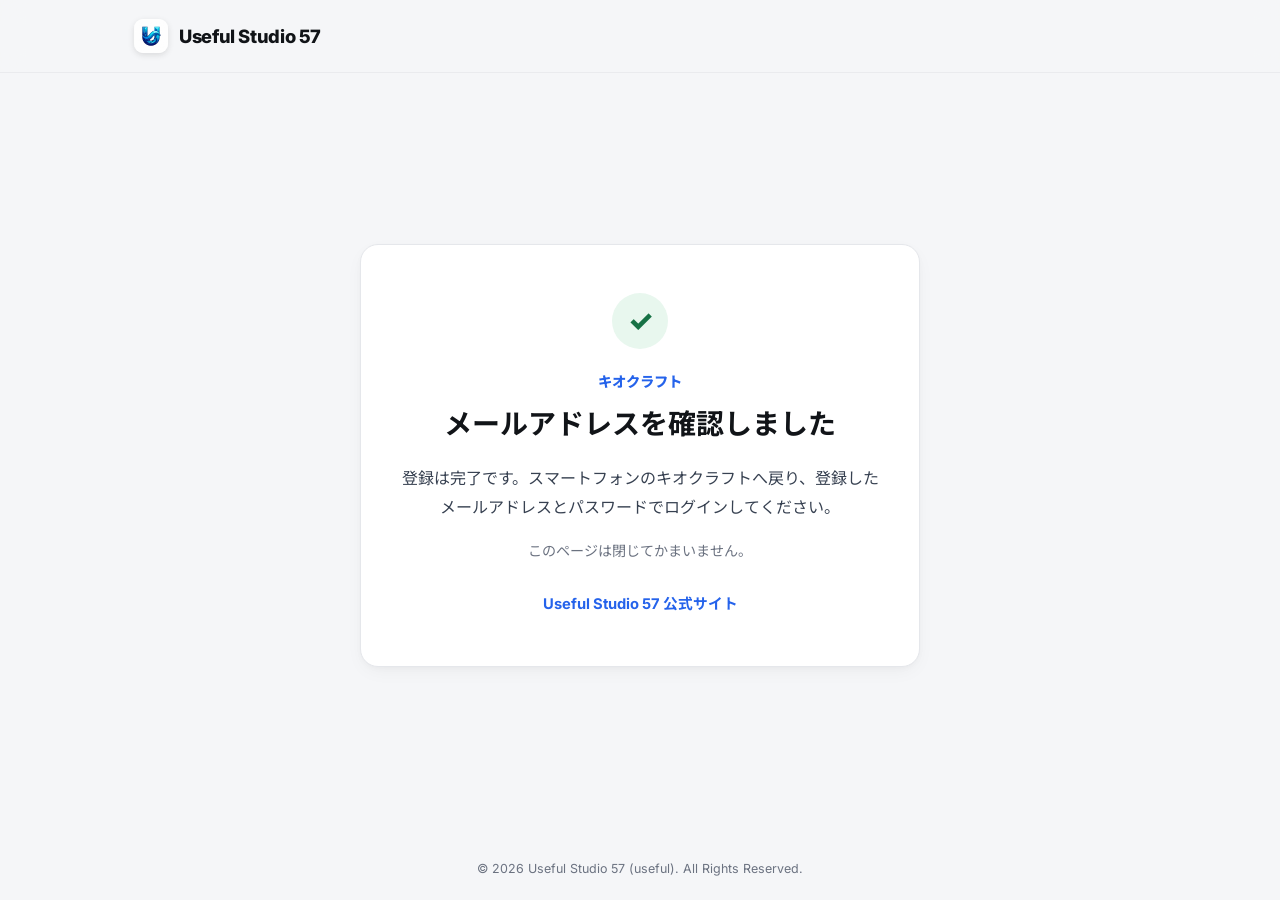
<file: aniki-email-confirmed.html>
<!DOCTYPE html>
<html lang="ja">
<head>
  <meta charset="UTF-8">
  <meta name="viewport" content="width=device-width, initial-scale=1.0">
  <meta name="robots" content="noindex, nofollow">
  <title>メールアドレス確認完了 | キオクラフト</title>
  <meta name="description" content="キオクラフトのメールアドレス確認完了ページです。">
  <link rel="icon" href="assets/useful_icon.jpg" type="image/jpeg">
  <link rel="apple-touch-icon" href="assets/useful_icon.jpg">
  <link rel="preconnect" href="https://fonts.googleapis.com">
  <link rel="preconnect" href="https://fonts.gstatic.com" crossorigin>
  <link href="https://fonts.googleapis.com/css2?family=Inter:wght@400;500;600;700;800&family=Noto+Sans+JP:wght@400;500;600;700;800&display=swap" rel="stylesheet">
  <link rel="stylesheet" href="style.css">
  <script>
    if (window.location.search || window.location.hash) {
      window.history.replaceState(null, '', window.location.pathname);
    }
  </script>
</head>
<body class="auth-result-page">
  <header class="site-header">
    <div class="header-container">
      <a href="index.html" class="brand-logo" aria-label="Useful Studio 57 トップページ">
        <img src="assets/useful_icon.jpg" alt="" class="logo-image">
        <span class="brand-name">Useful Studio <span class="brand-num">57</span></span>
      </a>
    </div>
  </header>

  <main class="auth-result-main">
    <section class="auth-result-panel" aria-labelledby="confirmation-title">
      <div class="auth-result-mark" aria-hidden="true">&#10003;</div>
      <p class="auth-result-product">キオクラフト</p>
      <h1 id="confirmation-title">メールアドレスを確認しました</h1>
      <p class="auth-result-message">
        登録は完了です。スマートフォンのキオクラフトへ戻り、登録したメールアドレスとパスワードでログインしてください。
      </p>
      <p class="auth-result-note">このページは閉じてかまいません。</p>
      <a href="index.html" class="auth-result-link">Useful Studio 57 公式サイト</a>
    </section>
  </main>

  <footer class="auth-result-footer">
    <p>&copy; 2026 Useful Studio 57 (useful). All Rights Reserved.</p>
  </footer>
</body>
</html>
</file>
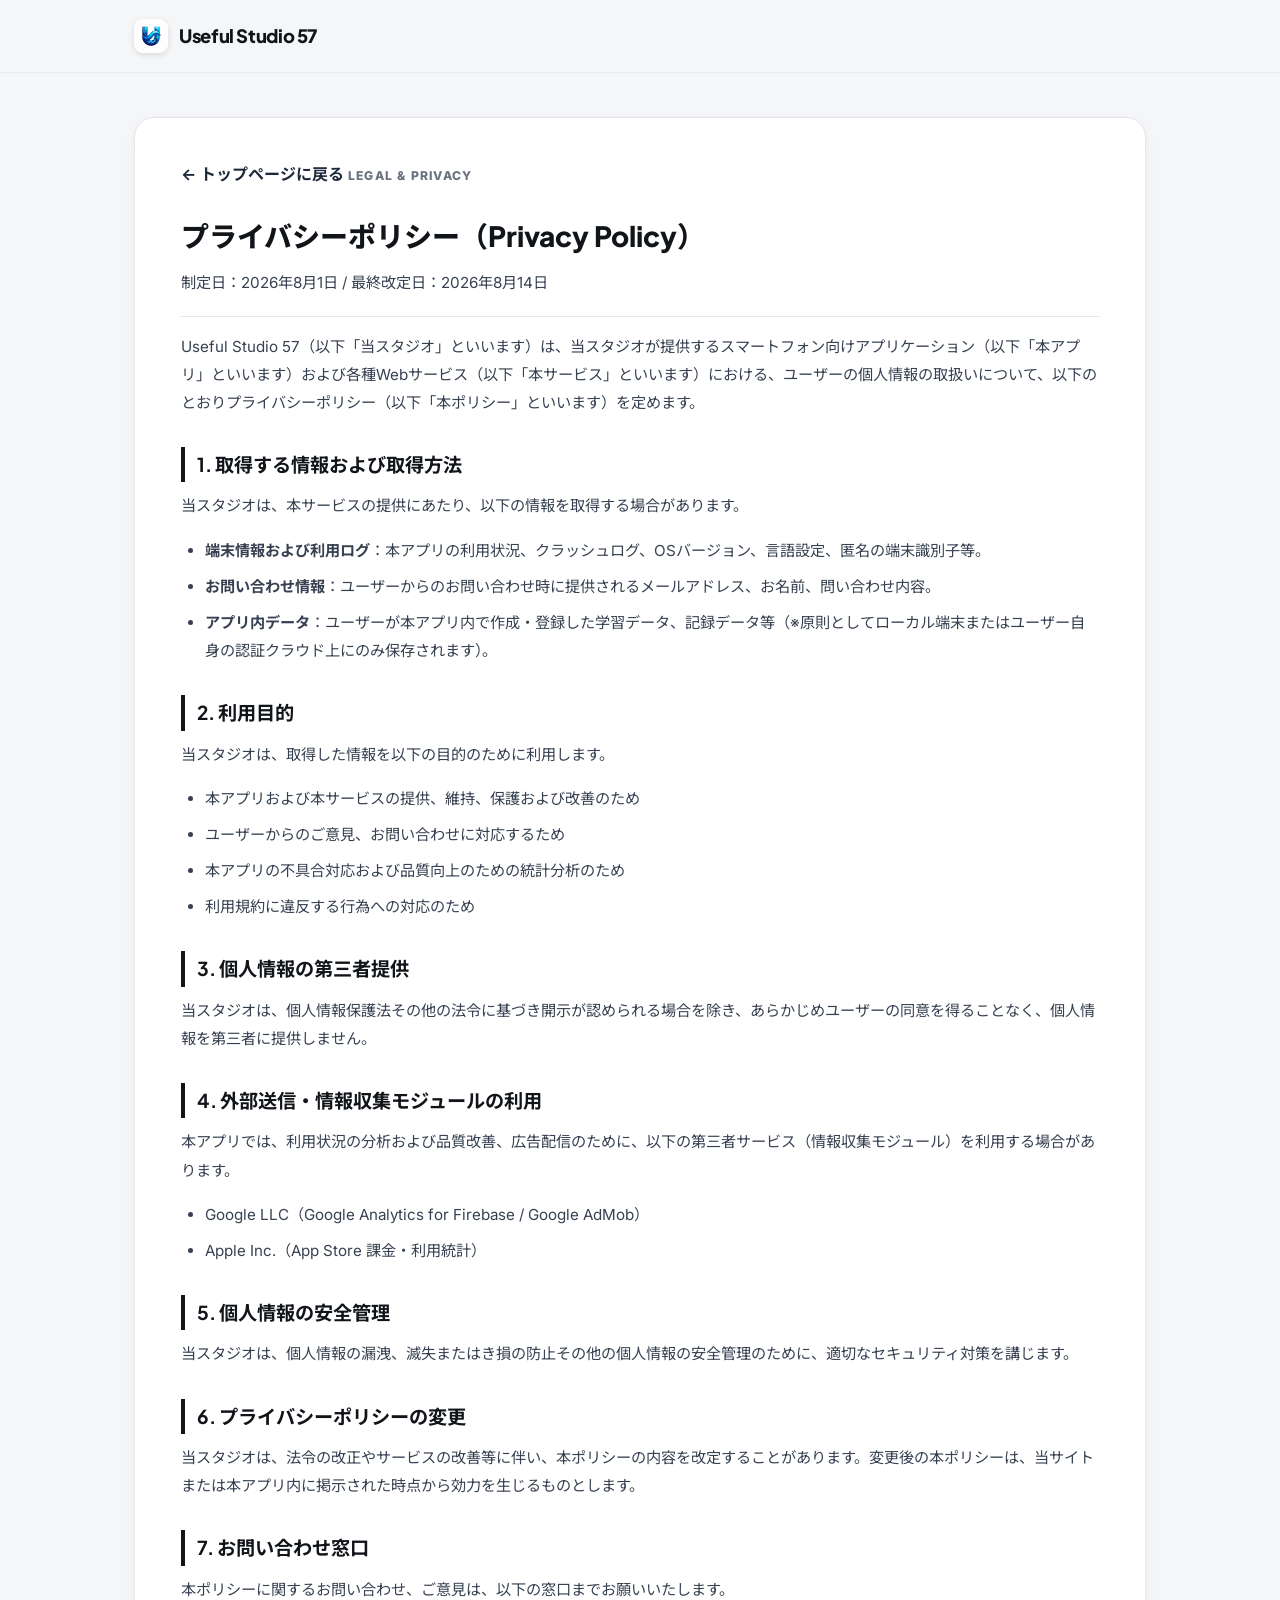
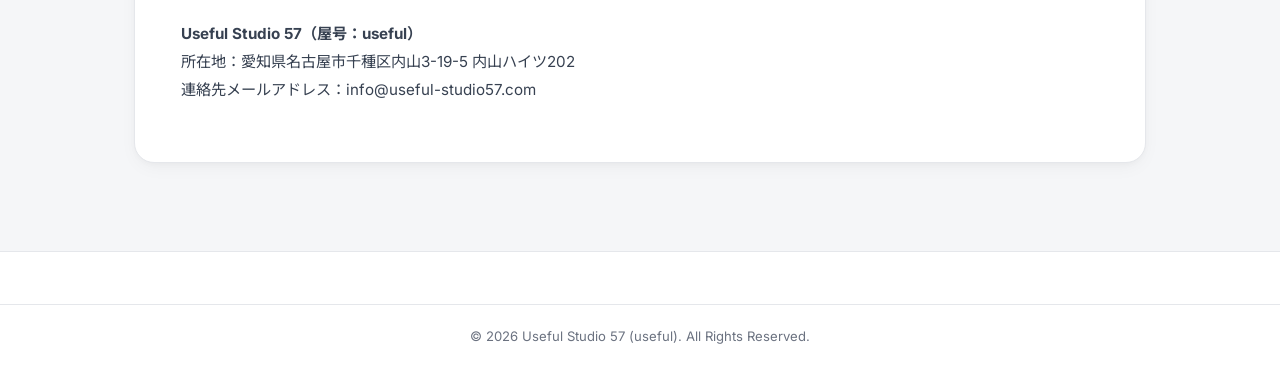
<file: privacy.html>
<!DOCTYPE html>
<html lang="ja">
<head>
  <meta charset="UTF-8">
  <meta name="viewport" content="width=device-width, initial-scale=1.0">
  <title>プライバシーポリシー | Useful Studio 57</title>
  <meta name="description" content="Useful Studio 57（屋号：useful）のプライバシーポリシーです。提供するアプリケーションおよびサービスにおける個人情報の保護方針を定めています。">
  
  <!-- Favicon -->
  <link rel="icon" href="assets/useful_icon.jpg" type="image/jpeg">
  <link rel="apple-touch-icon" href="assets/useful_icon.jpg">
  
  <!-- Fonts -->
  <link rel="preconnect" href="https://fonts.googleapis.com">
  <link rel="preconnect" href="https://fonts.gstatic.com" crossorigin>
  <link href="https://fonts.googleapis.com/css2?family=Inter:wght@400;500;600;700;800&family=Noto+Sans+JP:wght@400;500;700;900&family=Plus+Jakarta+Sans:wght@600;700;800&display=swap" rel="stylesheet">
  
  <link rel="stylesheet" href="style.css">
</head>
<body>
  <header class="site-header">
    <div class="header-container">
      <a href="index.html" class="brand-logo">
        <img src="assets/useful_icon.jpg" alt="Useful Studio 57 Logo" class="logo-image">
        <span class="brand-name">Useful Studio <span class="brand-num">57</span></span>
      </a>
    </div>
  </header>

  <main class="legal-page-body">
    <div class="container">
      <div class="legal-card-wrapper">
        <a href="index.html" style="display:inline-block; margin-bottom:20px; color:var(--corp-blue); font-weight:700;">&larr; トップページに戻る</a>
        <span class="section-tag">LEGAL & PRIVACY</span>
        <h1>プライバシーポリシー（Privacy Policy）</h1>
        <p class="legal-date">制定日：2026年8月1日 / 最終改定日：2026年8月14日</p>

        <p>
          Useful Studio 57（以下「当スタジオ」といいます）は、当スタジオが提供するスマートフォン向けアプリケーション（以下「本アプリ」といいます）および各種Webサービス（以下「本サービス」といいます）における、ユーザーの個人情報の取扱いについて、以下のとおりプライバシーポリシー（以下「本ポリシー」といいます）を定めます。
        </p>

        <h2>1. 取得する情報および取得方法</h2>
        <p>当スタジオは、本サービスの提供にあたり、以下の情報を取得する場合があります。</p>
        <ul>
          <li><strong>端末情報および利用ログ</strong>：本アプリの利用状況、クラッシュログ、OSバージョン、言語設定、匿名の端末識別子等。</li>
          <li><strong>お問い合わせ情報</strong>：ユーザーからのお問い合わせ時に提供されるメールアドレス、お名前、問い合わせ内容。</li>
          <li><strong>アプリ内データ</strong>：ユーザーが本アプリ内で作成・登録した学習データ、記録データ等（※原則としてローカル端末またはユーザー自身の認証クラウド上にのみ保存されます）。</li>
        </ul>

        <h2>2. 利用目的</h2>
        <p>当スタジオは、取得した情報を以下の目的のために利用します。</p>
        <ul>
          <li>本アプリおよび本サービスの提供、維持、保護および改善のため</li>
          <li>ユーザーからのご意見、お問い合わせに対応するため</li>
          <li>本アプリの不具合対応および品質向上のための統計分析のため</li>
          <li>利用規約に違反する行為への対応のため</li>
        </ul>

        <h2>3. 個人情報の第三者提供</h2>
        <p>
          当スタジオは、個人情報保護法その他の法令に基づき開示が認められる場合を除き、あらかじめユーザーの同意を得ることなく、個人情報を第三者に提供しません。
        </p>

        <h2>4. 外部送信・情報収集モジュールの利用</h2>
        <p>
          本アプリでは、利用状況の分析および品質改善、広告配信のために、以下の第三者サービス（情報収集モジュール）を利用する場合があります。
        </p>
        <ul>
          <li>Google LLC（Google Analytics for Firebase / Google AdMob）</li>
          <li>Apple Inc.（App Store 課金・利用統計）</li>
        </ul>

        <h2>5. 個人情報の安全管理</h2>
        <p>
          当スタジオは、個人情報の漏洩、滅失またはき損の防止その他の個人情報の安全管理のために、適切なセキュリティ対策を講じます。
        </p>

        <h2>6. プライバシーポリシーの変更</h2>
        <p>
          当スタジオは、法令の改正やサービスの改善等に伴い、本ポリシーの内容を改定することがあります。変更後の本ポリシーは、当サイトまたは本アプリ内に掲示された時点から効力を生じるものとします。
        </p>

        <h2>7. お問い合わせ窓口</h2>
        <p>
          本ポリシーに関するお問い合わせ、ご意見は、以下の窓口までお願いいたします。
        </p>
        <p>
          <strong>Useful Studio 57（屋号：useful）</strong><br>
          所在地：愛知県名古屋市千種区内山3-19-5 内山ハイツ202<br>
          連絡先メールアドレス：<a href="mailto:info@useful-studio57.com">info@useful-studio57.com</a>
        </p>
      </div>
    </div>
  </main>

  <footer class="site-footer">
    <div class="footer-bottom-bar">
      <div class="container">
        <p>&copy; 2026 Useful Studio 57 (useful). All Rights Reserved.</p>
      </div>
    </div>
  </footer>
</body>
</html>
</file>
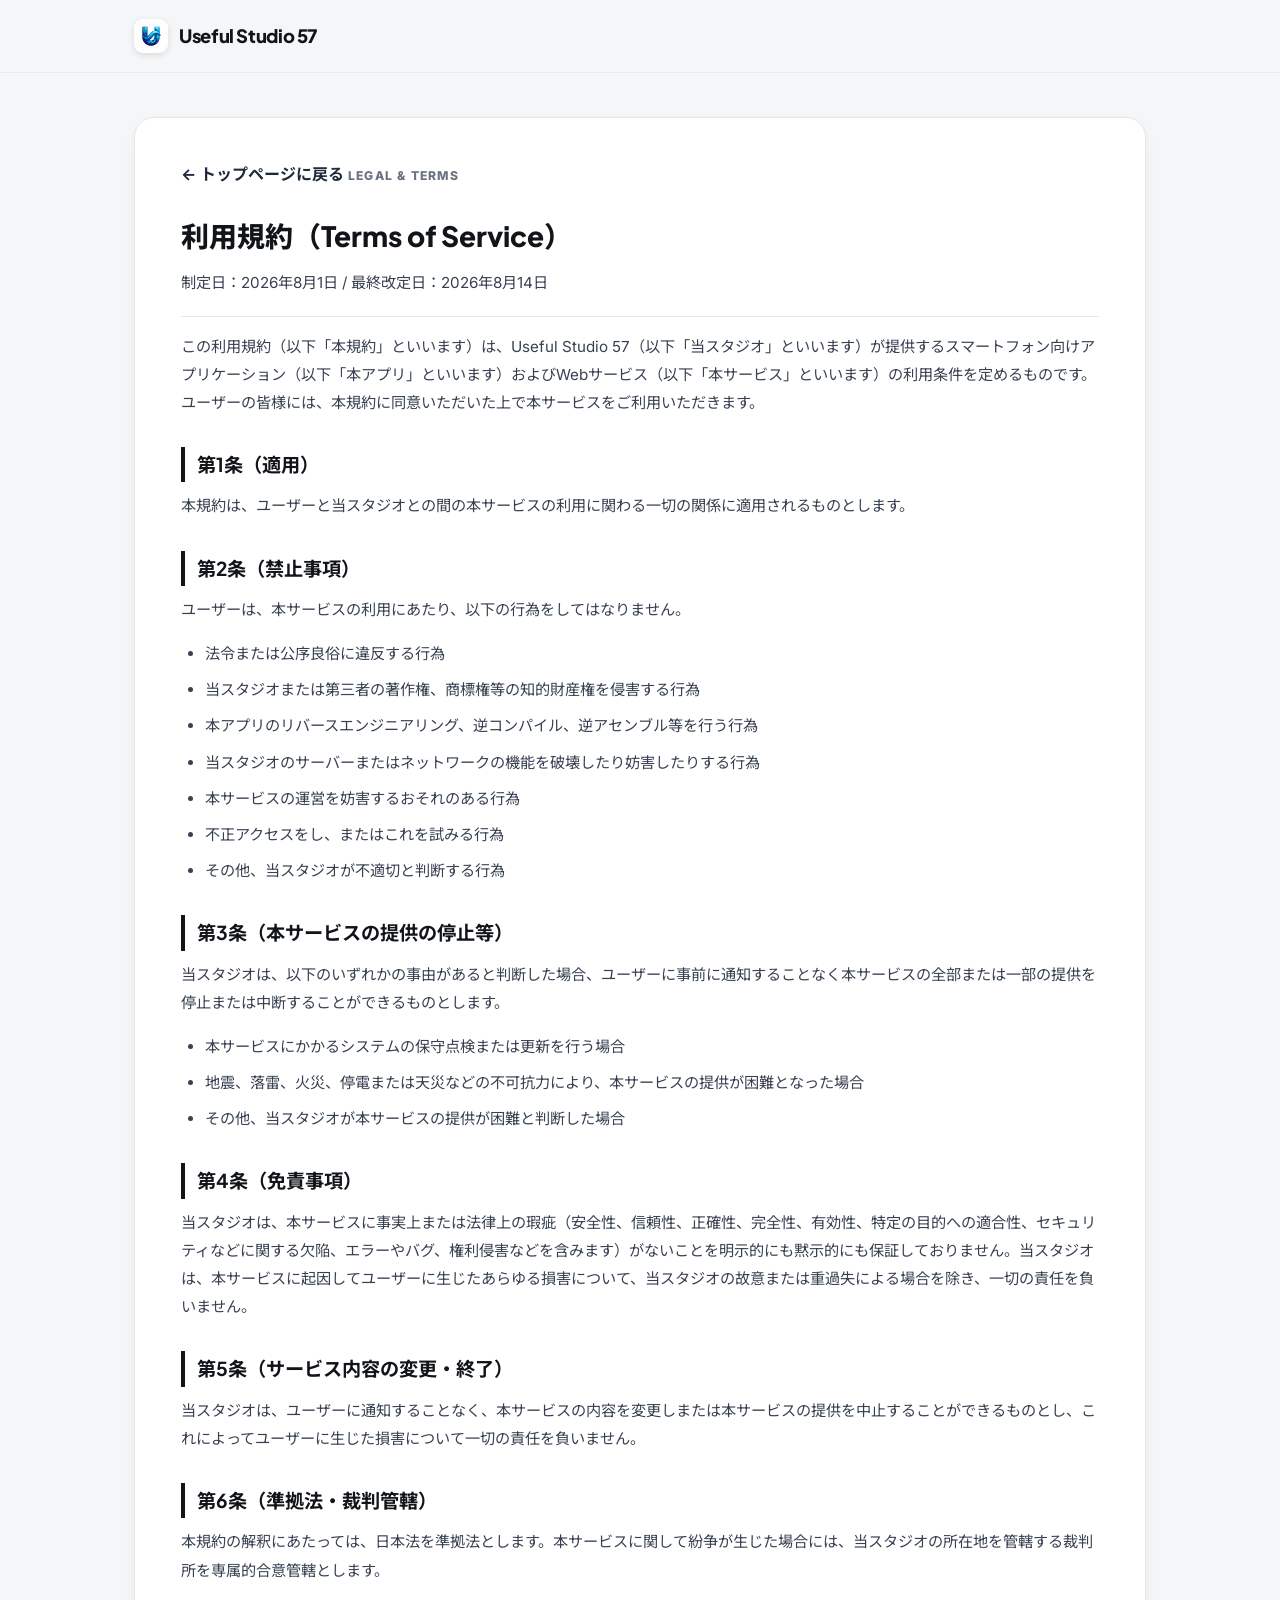
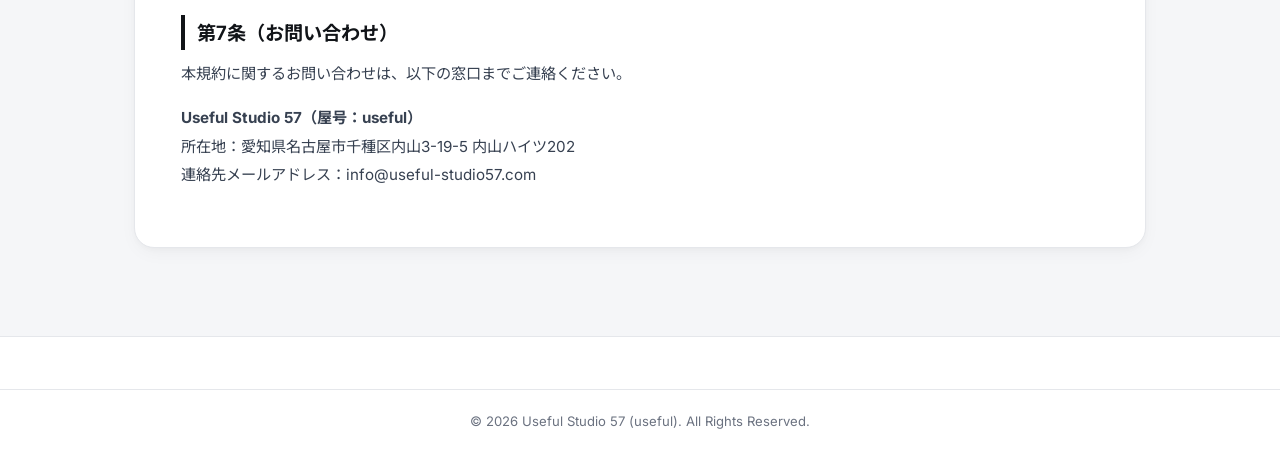
<file: terms.html>
<!DOCTYPE html>
<html lang="ja">
<head>
  <meta charset="UTF-8">
  <meta name="viewport" content="width=device-width, initial-scale=1.0">
  <title>利用規約 | Useful Studio 57</title>
  <meta name="description" content="Useful Studio 57（屋号：useful）が提供するアプリケーションおよび各種サービスの利用規約です。">
  
  <!-- Favicon -->
  <link rel="icon" href="assets/useful_icon.jpg" type="image/jpeg">
  <link rel="apple-touch-icon" href="assets/useful_icon.jpg">
  
  <!-- Fonts -->
  <link rel="preconnect" href="https://fonts.googleapis.com">
  <link rel="preconnect" href="https://fonts.gstatic.com" crossorigin>
  <link href="https://fonts.googleapis.com/css2?family=Inter:wght@400;500;600;700;800&family=Noto+Sans+JP:wght@400;500;700;900&family=Plus+Jakarta+Sans:wght@600;700;800&display=swap" rel="stylesheet">
  
  <link rel="stylesheet" href="style.css">
</head>
<body>
  <header class="site-header">
    <div class="header-container">
      <a href="index.html" class="brand-logo">
        <img src="assets/useful_icon.jpg" alt="Useful Studio 57 Logo" class="logo-image">
        <span class="brand-name">Useful Studio <span class="brand-num">57</span></span>
      </a>
    </div>
  </header>

  <main class="legal-page-body">
    <div class="container">
      <div class="legal-card-wrapper">
        <a href="index.html" style="display:inline-block; margin-bottom:20px; color:var(--corp-blue); font-weight:700;">&larr; トップページに戻る</a>
        <span class="section-tag">LEGAL & TERMS</span>
        <h1>利用規約（Terms of Service）</h1>
        <p class="legal-date">制定日：2026年8月1日 / 最終改定日：2026年8月14日</p>

        <p>
          この利用規約（以下「本規約」といいます）は、Useful Studio 57（以下「当スタジオ」といいます）が提供するスマートフォン向けアプリケーション（以下「本アプリ」といいます）およびWebサービス（以下「本サービス」といいます）の利用条件を定めるものです。ユーザーの皆様には、本規約に同意いただいた上で本サービスをご利用いただきます。
        </p>

        <h2>第1条（適用）</h2>
        <p>
          本規約は、ユーザーと当スタジオとの間の本サービスの利用に関わる一切の関係に適用されるものとします。
        </p>

        <h2>第2条（禁止事項）</h2>
        <p>ユーザーは、本サービスの利用にあたり、以下の行為をしてはなりません。</p>
        <ul>
          <li>法令または公序良俗に違反する行為</li>
          <li>当スタジオまたは第三者の著作権、商標権等の知的財産権を侵害する行為</li>
          <li>本アプリのリバースエンジニアリング、逆コンパイル、逆アセンブル等を行う行為</li>
          <li>当スタジオのサーバーまたはネットワークの機能を破壊したり妨害したりする行為</li>
          <li>本サービスの運営を妨害するおそれのある行為</li>
          <li>不正アクセスをし、またはこれを試みる行為</li>
          <li>その他、当スタジオが不適切と判断する行為</li>
        </ul>

        <h2>第3条（本サービスの提供の停止等）</h2>
        <p>
          当スタジオは、以下のいずれかの事由があると判断した場合、ユーザーに事前に通知することなく本サービスの全部または一部の提供を停止または中断することができるものとします。
        </p>
        <ul>
          <li>本サービスにかかるシステムの保守点検または更新を行う場合</li>
          <li>地震、落雷、火災、停電または天災などの不可抗力により、本サービスの提供が困難となった場合</li>
          <li>その他、当スタジオが本サービスの提供が困難と判断した場合</li>
        </ul>

        <h2>第4条（免責事項）</h2>
        <p>
          当スタジオは、本サービスに事実上または法律上の瑕疵（安全性、信頼性、正確性、完全性、有効性、特定の目的への適合性、セキュリティなどに関する欠陥、エラーやバグ、権利侵害などを含みます）がないことを明示的にも黙示的にも保証しておりません。当スタジオは、本サービスに起因してユーザーに生じたあらゆる損害について、当スタジオの故意または重過失による場合を除き、一切の責任を負いません。
        </p>

        <h2>第5条（サービス内容の変更・終了）</h2>
        <p>
          当スタジオは、ユーザーに通知することなく、本サービスの内容を変更しまたは本サービスの提供を中止することができるものとし、これによってユーザーに生じた損害について一切の責任を負いません。
        </p>

        <h2>第6条（準拠法・裁判管轄）</h2>
        <p>
          本規約の解釈にあたっては、日本法を準拠法とします。本サービスに関して紛争が生じた場合には、当スタジオの所在地を管轄する裁判所を専属的合意管轄とします。
        </p>

        <h2>第7条（お問い合わせ）</h2>
        <p>
          本規約に関するお問い合わせは、以下の窓口までご連絡ください。
        </p>
        <p>
          <strong>Useful Studio 57（屋号：useful）</strong><br>
          所在地：愛知県名古屋市千種区内山3-19-5 内山ハイツ202<br>
          連絡先メールアドレス：<a href="mailto:info@useful-studio57.com">info@useful-studio57.com</a>
        </p>
      </div>
    </div>
  </main>

  <footer class="site-footer">
    <div class="footer-bottom-bar">
      <div class="container">
        <p>&copy; 2026 Useful Studio 57 (useful). All Rights Reserved.</p>
      </div>
    </div>
  </footer>
</body>
</html>
</file>
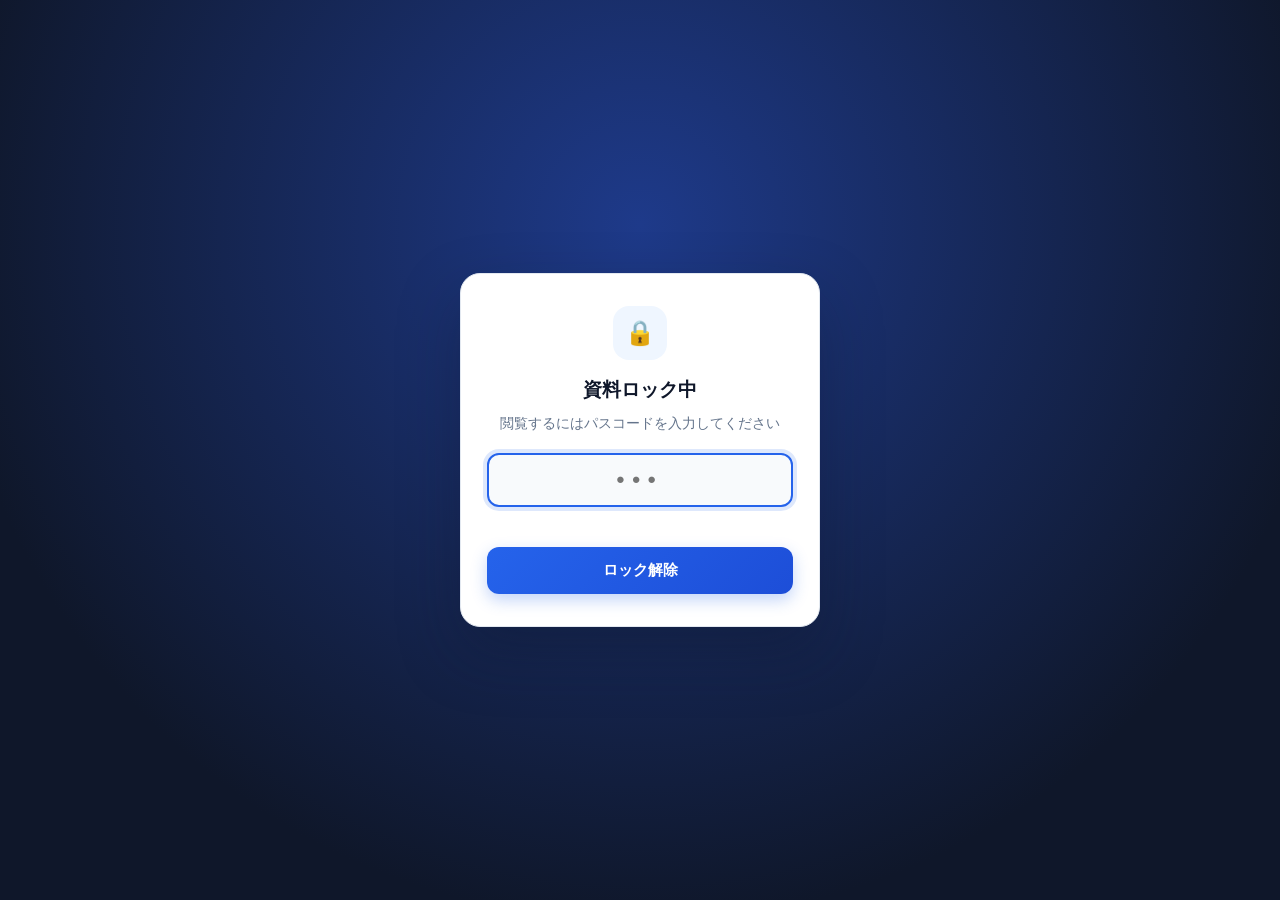
<file: portal/gundan-proposal.html>
<!DOCTYPE html>
<html lang="ja">
<head>
  <meta charset="UTF-8">
  <meta name="viewport" content="width=device-width, initial-scale=1.0">
  <meta name="robots" content="noindex, nofollow, noarchive">
  <title>軍団運営プレゼン資料 | 3つの貢献軸と実戦統計サンプル</title>
  <style>
    :root {
      --bg: #f1f5f9;
      --surface: #ffffff;
      --surface-2: #f8fafc;
      --border: #cbd5e1;
      --border-light: #e2e8f0;
      --text: #0f172a;
      --muted: #64748b;
      --sub: #334155;
      --blue: #2563eb;
      --blue-light: #eff6ff;
      --amber: #d97706;
      --amber-light: #fffbeb;
      --green: #059669;
      --green-light: #ecfdf5;
      --red: #e11d48;
      --red-light: #fff1f2;
    }
    * { box-sizing: border-box; margin: 0; padding: 0; }
    body {
      font-family: "Hiragino Kaku Gothic ProN", "Noto Sans JP", -apple-system, BlinkMacSystemFont, "Segoe UI", sans-serif;
      background: var(--bg);
      color: var(--text);
      line-height: 1.7;
      padding-bottom: 72px;
      -webkit-font-smoothing: antialiased;
    }
    a { color: var(--blue); text-decoration: none; }

    /* Passcode Lock Overlay */
    #app-content { display: none; }
    #app-content.unlocked { display: block; }
    .lock-overlay {
      position: fixed;
      inset: 0;
      z-index: 9999;
      background: radial-gradient(circle at 50% 25%, #1e3a8a 0%, #0f172a 75%);
      display: flex;
      align-items: center;
      justify-content: center;
      padding: 20px;
    }
    .lock-overlay.hidden { display: none; }
    .lock-card {
      width: 100%;
      max-width: 360px;
      background: #ffffff;
      border: 1px solid var(--border-light);
      border-radius: 20px;
      padding: 32px 26px;
      text-align: center;
      box-shadow: 0 25px 60px rgba(15, 23, 42, 0.35);
    }
    .lock-icon {
      width: 54px;
      height: 54px;
      border-radius: 16px;
      background: var(--blue-light);
      color: var(--blue);
      display: inline-flex;
      align-items: center;
      justify-content: center;
      font-size: 1.5rem;
      margin-bottom: 14px;
    }
    .lock-title { font-size: 1.18rem; font-weight: 800; color: #0f172a; margin-bottom: 6px; }
    .lock-desc { font-size: 0.85rem; color: #64748b; margin-bottom: 18px; }
    .lock-input {
      width: 100%;
      background: #f8fafc;
      border: 2px solid #cbd5e1;
      border-radius: 12px;
      padding: 12px 16px;
      color: #0f172a;
      font-size: 1.4rem;
      font-weight: 800;
      letter-spacing: 0.35em;
      text-align: center;
      outline: none;
      margin-bottom: 12px;
      transition: border-color 0.2s, box-shadow 0.2s;
    }
    .lock-input:focus {
      border-color: var(--blue);
      box-shadow: 0 0 0 4px rgba(37, 99, 235, 0.15);
    }
    .lock-error { color: var(--red); font-size: 0.82rem; font-weight: 700; min-height: 20px; margin-bottom: 8px; }
    .lock-btn {
      width: 100%;
      background: linear-gradient(135deg, #2563eb 0%, #1d4ed8 100%);
      color: #ffffff;
      border: none;
      border-radius: 12px;
      padding: 13px;
      font-size: 0.96rem;
      font-weight: 800;
      cursor: pointer;
      box-shadow: 0 6px 16px rgba(37, 99, 235, 0.28);
    }

    /* Header & Tabs (Executive Navy Presentation Header) */
    .site-header {
      position: sticky;
      top: 0;
      z-index: 100;
      background: linear-gradient(135deg, #0f172a 0%, #1e293b 100%);
      border-bottom: 1px solid #334155;
      padding: 14px 16px 0;
      box-shadow: 0 4px 20px rgba(15, 23, 42, 0.15);
    }
    .header-inner { max-width: 1020px; margin: 0 auto; }
    .title-bar {
      display: flex;
      justify-content: space-between;
      align-items: center;
      margin-bottom: 12px;
      flex-wrap: wrap;
      gap: 8px;
    }
    .back-link {
      display: inline-flex;
      align-items: center;
      gap: 6px;
      background: rgba(255, 255, 255, 0.1);
      color: #e2e8f0;
      border: 1px solid rgba(255, 255, 255, 0.2);
      padding: 6px 14px;
      border-radius: 999px;
      font-size: 0.8rem;
      font-weight: 700;
      text-decoration: none;
      transition: background 0.15s, color 0.15s;
    }
    .back-link:hover {
      background: rgba(255, 255, 255, 0.2);
      color: #ffffff;
      text-decoration: none;
    }
    .brand {
      font-size: 1.08rem;
      font-weight: 800;
      color: #ffffff;
      display: flex;
      align-items: center;
      gap: 10px;
      letter-spacing: 0.01em;
    }
    .brand-dot {
      width: 11px;
      height: 11px;
      border-radius: 50%;
      background: #38bdf8;
      box-shadow: 0 0 12px #38bdf8;
    }
    .tabs {
      display: flex;
      gap: 6px;
      overflow-x: auto;
      scrollbar-width: none;
    }
    .tabs::-webkit-scrollbar { display: none; }
    .tab-btn {
      background: rgba(255, 255, 255, 0.05);
      color: #cbd5e1;
      border: 1px solid rgba(255, 255, 255, 0.08);
      border-bottom: none;
      border-radius: 10px 10px 0 0;
      padding: 11px 18px;
      font-size: 0.91rem;
      font-weight: 800;
      cursor: pointer;
      white-space: nowrap;
      transition: all 0.18s;
    }
    .tab-btn:hover {
      color: #ffffff;
      background: rgba(255, 255, 255, 0.12);
    }
    .tab-btn.active {
      background: var(--bg);
      color: var(--blue);
      border-color: var(--bg);
      box-shadow: 0 -2px 10px rgba(0, 0, 0, 0.08);
    }

    .container { max-width: 1020px; margin: 28px auto 0; padding: 0 16px; }
    .tab-panel { display: none; }
    .tab-panel.active { display: block; }

    /* Hero Banner */
    .hero-banner {
      background: linear-gradient(135deg, #1e3a8a 0%, #0f172a 100%);
      color: #ffffff;
      border: none;
      border-radius: 20px;
      padding: 30px 28px;
      margin-bottom: 26px;
      box-shadow: 0 14px 34px rgba(30, 58, 138, 0.22);
      position: relative;
      overflow: hidden;
    }
    .hero-banner::after {
      content: "";
      position: absolute;
      right: -40px;
      top: -40px;
      width: 200px;
      height: 200px;
      border-radius: 50%;
      background: radial-gradient(circle, rgba(56, 189, 248, 0.22) 0%, transparent 70%);
      pointer-events: none;
    }
    .pill-tag {
      display: inline-block;
      font-size: 0.78rem;
      font-weight: 800;
      padding: 4px 13px;
      border-radius: 999px;
      margin-bottom: 10px;
      letter-spacing: 0.02em;
    }
    .tag-blue { background: #dbeafe; color: #1d4ed8; border: 1px solid #bfdbfe; }
    .tag-amber { background: #fef3c7; color: #b45309; border: 1px solid #fde68a; }
    .tag-green { background: #d1fae5; color: #047857; border: 1px solid #a7f3d0; }
    .hero-banner .tag-blue {
      background: rgba(56, 189, 248, 0.2);
      color: #7dd3fc;
      border: 1px solid rgba(125, 211, 252, 0.35);
    }

    .hero-title { font-size: 1.55rem; font-weight: 800; margin-bottom: 12px; line-height: 1.4; color: #ffffff; }
    .hero-lead { font-size: 1.02rem; color: #e2e8f0; line-height: 1.75; }
    .hero-lead strong {
      color: #0f172a;
      background: #fde047;
      padding: 3px 10px;
      border-radius: 6px;
      font-weight: 800;
    }

    /* 3 Pillars Cards */
    .pillars-grid {
      display: grid;
      grid-template-columns: repeat(3, 1fr);
      gap: 18px;
      margin-bottom: 28px;
    }
    @media (max-width: 760px) { .pillars-grid { grid-template-columns: 1fr; } }
    .pillar-card {
      background: var(--surface);
      border: 1px solid var(--border-light);
      border-radius: 18px;
      padding: 24px 20px;
      display: flex;
      flex-direction: column;
      gap: 14px;
      box-shadow: 0 6px 22px rgba(15, 23, 42, 0.06);
    }
    .pillar-card.p-1 { border-top: 5px solid var(--blue); }
    .pillar-card.p-2 { border-top: 5px solid var(--amber); }
    .pillar-card.p-3 { border-top: 5px solid var(--green); }
    .pillar-head { display: flex; align-items: center; gap: 10px; }
    .pillar-badge {
      font-size: 0.78rem;
      font-weight: 800;
      padding: 4px 11px;
      border-radius: 7px;
      color: #ffffff;
    }
    .b-1 { background: var(--blue); }
    .b-2 { background: var(--amber); }
    .b-3 { background: var(--green); }
    .pillar-title { font-size: 1.15rem; font-weight: 800; color: var(--text); }
    .pillar-sub { font-size: 0.86rem; color: var(--muted); margin-top: -6px; font-weight: 600; }
    .action-item {
      background: var(--surface-2);
      border: 1px solid var(--border-light);
      border-radius: 12px;
      padding: 13px 14px;
    }
    .action-title { font-size: 0.95rem; font-weight: 800; color: var(--text); margin-bottom: 5px; }
    .action-desc { font-size: 0.85rem; color: var(--sub); line-height: 1.6; }

    /* Content Cards */
    .card {
      background: var(--surface);
      border: 1px solid var(--border-light);
      border-radius: 20px;
      padding: 28px 26px;
      margin-bottom: 26px;
      box-shadow: 0 8px 28px rgba(15, 23, 42, 0.06);
    }
    @media (max-width: 640px) { .card { padding: 20px 16px; } }
    .card-head {
      border-bottom: 2px solid #f1f5f9;
      padding-bottom: 16px;
      margin-bottom: 20px;
    }
    .card-title { font-size: 1.28rem; font-weight: 800; color: var(--text); line-height: 1.4; }
    .sub-heading {
      font-size: 1.06rem;
      font-weight: 800;
      color: #1e293b;
      margin: 26px 0 12px;
      padding-left: 12px;
      border-left: 4px solid var(--blue);
      line-height: 1.4;
    }

    /* KPI Summary Boxes */
    .kpi-grid {
      display: grid;
      grid-template-columns: repeat(3, 1fr);
      gap: 14px;
      margin-bottom: 22px;
    }
    @media (max-width: 640px) { .kpi-grid { grid-template-columns: 1fr; } }
    .kpi-box {
      background: linear-gradient(180deg, #ffffff 0%, #f8fafc 100%);
      border: 1px solid var(--border);
      border-top: 4px solid #334155;
      border-radius: 14px;
      padding: 16px 18px;
      box-shadow: 0 3px 10px rgba(15, 23, 42, 0.04);
    }
    .kpi-label { font-size: 0.8rem; color: var(--muted); font-weight: 800; margin-bottom: 6px; }
    .kpi-val { font-size: 1.42rem; font-weight: 800; color: var(--text); letter-spacing: -0.01em; }
    .kpi-note { font-size: 0.79rem; color: var(--sub); margin-top: 6px; line-height: 1.45; }
    .c-red { color: #be123c !important; }
    .c-green { color: #047857 !important; }
    .c-amber { color: #b45309 !important; }

    /* Bar Lists & Rules */
    .bar-list { display: flex; flex-direction: column; gap: 12px; margin-bottom: 22px; }
    .bar-row {
      background: #f8fafc;
      border: 1px solid var(--border-light);
      border-radius: 12px;
      padding: 13px 16px;
    }
    .bar-top {
      display: flex;
      justify-content: space-between;
      align-items: center;
      font-size: 0.94rem;
      font-weight: 800;
      color: var(--text);
      margin-bottom: 7px;
      flex-wrap: wrap;
      gap: 6px;
    }
    .bar-meta { font-size: 0.81rem; color: var(--muted); font-weight: 600; }
    .bar-track { width: 100%; height: 9px; background: #e2e8f0; border-radius: 999px; overflow: hidden; }
    .bar-fill { height: 100%; border-radius: 999px; }
    .fill-red { background: linear-gradient(90deg, #e11d48, #fb7185); }

    /* Presentation Tables */
    .table-wrap {
      overflow-x: auto;
      margin-bottom: 18px;
      border-radius: 12px;
      border: 1px solid var(--border);
      background: #ffffff;
      box-shadow: 0 2px 8px rgba(15, 23, 42, 0.03);
    }
    table { width: 100%; border-collapse: collapse; font-size: 0.88rem; min-width: 560px; }
    th, td {
      border-bottom: 1px solid var(--border-light);
      border-right: 1px solid var(--border-light);
      padding: 11px 12px;
      text-align: center;
      color: var(--text);
    }
    th:last-child, td:last-child { border-right: none; }
    tr:last-child td { border-bottom: none; }
    tbody tr:nth-child(even) { background: #fcfcfd; }
    th {
      background: #1e293b;
      color: #ffffff;
      font-weight: 800;
      font-size: 0.84rem;
      letter-spacing: 0.01em;
    }
    td.left { text-align: left; font-weight: 700; }
    .cell-loss { color: #9f1239 !important; font-weight: 800; background: #fff1f2 !important; }
    .cell-win { color: #065f46 !important; font-weight: 800; background: #ecfdf5 !important; }
    .cell-warn { color: #92400e !important; font-weight: 800; background: #fffbeb !important; }
    code {
      background: #e2e8f0;
      color: #0f172a;
      padding: 2px 6px;
      border-radius: 5px;
      font-weight: 700;
    }

    /* Callouts */
    .callout {
      background: #eff6ff;
      border: 1px solid #bfdbfe;
      border-left: 5px solid var(--blue);
      border-radius: 12px;
      padding: 15px 18px;
      font-size: 0.9rem;
      color: #1e293b;
      margin-bottom: 20px;
      line-height: 1.75;
    }
    .callout.amber {
      background: #fffbeb;
      border-color: #fde68a;
      border-left-color: var(--amber);
    }
    .callout.green {
      background: #ecfdf5;
      border-color: #a7f3d0;
      border-left-color: var(--green);
    }
    .callout strong { color: #0f172a; }

    .copy-btn {
      background: var(--blue);
      color: #ffffff;
      border: none;
      padding: 12px 18px;
      border-radius: 10px;
      font-weight: 800;
      font-size: 0.88rem;
      cursor: pointer;
      box-shadow: 0 4px 12px rgba(37, 99, 235, 0.22);
      transition: transform 0.15s, box-shadow 0.15s;
    }
    .copy-btn:hover {
      transform: translateY(-1px);
      box-shadow: 0 6px 16px rgba(37, 99, 235, 0.3);
    }
  </style>
</head>
<body>

  <!-- Passcode Lock Screen -->
  <div class="lock-overlay" id="lock-overlay">
    <div class="lock-card">
      <div class="lock-icon">🔒</div>
      <div class="lock-title">資料ロック中</div>
      <p class="lock-desc">閲覧するにはパスコードを入力してください</p>
      <form id="lock-form" onsubmit="handleUnlock(event)">
        <input type="password" id="lock-input" class="lock-input" inputmode="numeric" placeholder="•••" autocomplete="off" autofocus>
        <div class="lock-error" id="lock-error"></div>
        <button type="submit" class="lock-btn">ロック解除</button>
      </form>
    </div>
  </div>

  <div id="app-content">
    <header class="site-header">
      <div class="header-inner">
        <div class="title-bar">
          <div class="brand">
            <span class="brand-dot"></span>
            <span>軍団運営・貢献できる3つの軸 ＆ 実戦統計サンプル</span>
          </div>
          <a href="index.html" class="back-link">← トップページへ戻る</a>
        </div>
        <nav class="tabs">
          <button class="tab-btn active" data-tab="tab-proposal">📊 1. 貢献できる「3つの軸」</button>
          <button class="tab-btn" data-tab="tab-sample1">📉 2. 統計実例①：打った台の勝ち負け分析</button>
          <button class="tab-btn" data-tab="tab-sample2">🌺 3. 統計実例②：店舗別の沖ドキ560台実測</button>
          <button class="tab-btn" data-tab="tab-sample3">🎯 4. 統計実例③：リコリコ分析＆打ち方攻略</button>
        </nav>
      </div>
    </header>

    <main class="container">
      <!-- TAB 1 -->
      <section class="tab-panel active" id="tab-proposal">
        <div class="hero-banner">
          <span class="pill-tag tag-blue">軍団運営で貢献できること</span>
          <h1 class="hero-title">軍団の勝ち額を増やす「3つの軸」</h1>
          <p class="hero-lead">
            簡単に言うと、<strong>① 軍団の規模の拡大</strong>・<strong>② 参考にする期待値</strong>・<strong>③ それを使う人の質</strong> の3つの軸をまとめて引き上げることができます。
          </p>
        </div>

        <div class="pillars-grid">
          <div class="pillar-card p-1">
            <div class="pillar-head">
              <span class="pillar-badge b-1">軸 ①</span>
              <h2 class="pillar-title">軍団の規模の拡大</h2>
            </div>
            <p class="pillar-sub">人を増やして、1日に回せる台数を増やす</p>
            <div class="action-item">
              <div class="action-title">★ SNSでの打ち子募集</div>
              <div class="action-desc">X（旧Twitter）などを使って新しく稼働できる人を継続的に集め、軍団の人数を増やします。</div>
            </div>
            <div class="action-item">
              <div class="action-title">★ コミュニティ（Discord）運営</div>
              <div class="action-desc">人が増えても報告がゴチャゴチャにならないようチャンネルや書き方のルールを整え、毎日の集計や管理がスムーズに回るようにします。</div>
            </div>
          </div>

          <div class="pillar-card p-2">
            <div class="pillar-head">
              <span class="pillar-badge b-2">軸 ②</span>
              <h2 class="pillar-title">参考にする期待値</h2>
            </div>
            <p class="pillar-sub">勝てるデータと専用サイトで勝率を上げる</p>
            <div class="action-item">
              <div class="action-title">★ サイトセブン等のボット回避スクレイピング</div>
              <div class="action-desc">普通のツールでは弾かれるホールデータを自動で抜き出し、手で調べたら何時間もかかる「店のクセ・リセット状況・イベ日の出玉傾向」を一気に集めます。</div>
            </div>
            <div class="action-item">
              <div class="action-title">★ 実地統計（店舗調査 ＆ 打った台の統計）</div>
              <div class="action-desc">店舗へ見に行って取る統計と、軍団が打った台の履歴から「実はトータルで大きく負けてる赤字台」を数字で特定して無駄なマイナスを止めます。</div>
            </div>
            <div class="action-item">
              <div class="action-title">★ 期待値クローンサイトを無料提供</div>
              <div class="action-desc">有料サイトと同じ細かい条件別の狙い目・機械割データをスマホですぐ見られる専用サイトを、軍団メンバー全員に無料で提供します。</div>
            </div>
          </div>

          <div class="pillar-card p-3">
            <div class="pillar-head">
              <span class="pillar-badge b-3">軸 ③</span>
              <h2 class="pillar-title">それを使う人の質</h2>
            </div>
            <p class="pillar-sub">打ち子・班長の判断力を上げてミスを無くす</p>
            <div class="action-item">
              <div class="action-title">★ 打ち子への期待値・立ち回り教育</div>
              <div class="action-desc">「どこから打つか・どこでヤメるか・何を報告するか」を分かりやすく教え、勝手な深追いや早ヤメなどのミスを減らします。</div>
            </div>
            <div class="action-item">
              <div class="action-title">★ 班長（親）への立ち回り共有 ＆ AI補助</div>
              <div class="action-desc">細かい条件ごとのボーダー判断や効率の良い指示の出し方を共有します。AIボットも活用できるため、班長が質問返信に張り付く負担も減らせます。</div>
            </div>
          </div>
        </div>

        <div class="card">
          <div class="card-head">
            <span class="pill-tag tag-blue">市場価値・開発コスト換算</span>
            <h2 class="card-title">正規のシステム開発会社・データ分析コンサルに頼んだ場合の相場（人月100〜150万円基準）</h2>
          </div>
          <p style="color:var(--sub); font-size:0.92rem; margin-bottom:16px;">
            「ボット対策を突破してホールデータを自動収集し、書き方がバラバラな終了報告チャットを解析し、どの条件を攻めれば利益が出るかの統計モデル・期待値サイト・AIボットまで一式構築する」場合、単なる作業外注ではなく<strong>「データエンジニア ＋ データサイエンティスト（解析官）」</strong>の専門領域となります。
          </p>

          <div class="kpi-grid">
            <div class="kpi-box">
              <div class="kpi-label">初期構築・開発費の正規相場</div>
              <div class="kpi-val">850万〜1,450万円</div>
              <div class="kpi-note">クローラー基盤(400〜700万)＋ログ解析BI＋245機種期待値DB＋AIボット</div>
            </div>
            <div class="kpi-box">
              <div class="kpi-label">月額保守・データ解析の正規相場</div>
              <div class="kpi-val c-amber">月額 50万〜100万円</div>
              <div class="kpi-note">仕様変更対応・新台ごとの条件別実測ボーダー算出・サーバー維持</div>
            </div>
            <div class="kpi-box">
              <div class="kpi-label">軍団への利益改善インパクト（ROI）</div>
              <div class="kpi-val c-green">月 +100万〜200万円</div>
              <div class="kpi-note">赤字台ストップ＋高期待値台の自動抽出＋判断ミス削減＋人員拡大</div>
            </div>
          </div>

          <div class="table-wrap">
            <table>
              <thead>
                <tr>
                  <th style="width:28%;">開発・運用領域</th>
                  <th style="width:25%;">法人・専門受託での正規相場</th>
                  <th>なぜその金額になるのか（技術的根拠）</th>
                </tr>
              </thead>
              <tbody>
                <tr>
                  <td class="left"><strong>① アンチボット突破型クローラー＆自動収集基盤</strong><br><span style="font-size:0.78rem; color:var(--muted);">（サイトセブン等の自動取得）</span></td>
                  <td class="cell-warn"><strong>初期 400万〜700万円</strong><br><span style="font-size:0.76rem; color:var(--sub);">（部分委託でも150万〜500万円以上）</span><br>＋ 月額保守 15万〜35万円</td>
                  <td class="left" style="font-weight:500;">高度なボット対策（WAF、ブラウザフィンガープリント検証、セッション維持等）への対応から、要件定義・インフラ構築・店舗／機種／台番の名寄せロジックまで一貫して構築する必要があるため、システム開発会社へのフル委託では400万〜700万円が一般的な相場。</td>
                </tr>
                <tr>
                  <td class="left"><strong>② 非定型ログ（終了報告）解析 ＆ 統計ダッシュボード構築</strong><br><span style="font-size:0.78rem; color:var(--muted);">（負け台特定・条件別機械割）</span></td>
                  <td class="cell-warn"><strong>初期 150万〜250万円</strong><br>＋ 月額分析 20万〜40万円</td>
                  <td class="left" style="font-weight:500;">人によって書き方がバラバラなチャット履歴から「現金投資・持ちメダル移動・差枚・打った条件」を正確にクレンジングし、赤字機種や条件別機械割を算出するのはBI・データサイエンス領域のため。</td>
                </tr>
                <tr>
                  <td class="left"><strong>③ 期待値データベース（245機種）＋ AIボット24時間応答基盤</strong><br><span style="font-size:0.78rem; color:var(--muted);">（全員無料閲覧＋Discord即答）</span></td>
                  <td class="cell-warn"><strong>初期 300万〜500万円</strong><br>＋ 月額運用 15万〜30万円</td>
                  <td class="left" style="font-weight:500;">240機種以上の条件別シミュレータ付き期待値サイトと、現場の質問に数秒で答えるRAG／AIボットを一から開発・継続保守する場合の正規システム開発費。</td>
                </tr>
                <tr>
                  <td class="left"><strong>合計（フルシステム一式）</strong></td>
                  <td class="cell-win"><strong>初期 850万〜1,450万円規模</strong><br>＋ <strong>月額 50万〜105万円</strong></td>
                  <td class="left"><strong>1,000万円規模のシステム・解析基盤一式を、初期費用0円で軍団に導入可能。</strong></td>
                </tr>
              </tbody>
            </table>
          </div>

          <div class="callout amber" style="margin-bottom:0;">
            <strong>💡 なぜ一般のシステム開発会社に1,000万円払っても作れないのか？</strong><br>
            ・<strong>一般のITエンジニア／データ分析会社</strong>：プログラムは書けても「リコリコの駆け抜け後1スルーのどこが機械割82%の地獄区間で、どこが117%の激甘ゾーンか」「カード増減はプラスでも現金投資を引くと実質赤字になる換金ギャップ」といった<strong>パチスロ内部仕様・現場の立ち回り知識がゼロ</strong>なため設計自体ができません。<br>
            ・<strong>一般的なスロプロ／軍団長</strong>：スロットの知識はあっても、<strong>ボット回避スクレイピング・数千件の自然言語ログ解析・245機種の期待値サイトやAIボットを構築するエンジニアリング技術がゼロ</strong>です。<br>
            👉 <strong>「高度な開発・データ解析技術」×「専業レベルのパチスロ解析」の両方を1人で完結できるため、外注市場ではお金を積んでも買えない仕組み</strong>になっています。
          </div>
        </div>

        <div class="card">
          <div class="card-head">
            <span class="pill-tag tag-amber">実例データ</span>
            <h2 class="card-title">実際に取った統計データのサンプル（3種類）</h2>
          </div>
          <p style="color:var(--sub); font-size:0.93rem; margin-bottom:14px;">
            下のボタンから、実際に稼働ログやホールデータから算出した統計サンプルと打ち方攻略をご覧いただけます。
          </p>
          <div style="display:flex; gap:10px; flex-wrap:wrap;">
            <button class="copy-btn" onclick="switchTab('tab-sample1')">📉 統計実例①（打った台からの負け台特定）を見る →</button>
            <button class="copy-btn" style="background:var(--amber);" onclick="switchTab('tab-sample2')">🌺 統計実例②（店舗別・沖ドキ560台実測）を見る →</button>
            <button class="copy-btn" style="background:var(--green);" onclick="switchTab('tab-sample3')">🎯 統計実例③（リコリコ3,810履歴分析＆打ち方攻略）を見る →</button>
          </div>
        </div>
      </section>

      <!-- TAB 2 -->
      <section class="tab-panel" id="tab-sample1">
        <div class="card">
          <div class="card-head">
            <span class="pill-tag tag-blue">サンプル ①：打った台からの統計（匿名デモ）</span>
            <h2 class="card-title">Discord終了履歴（4ヶ月・全1,210件）からの「勝ち台・負け台」特定</h2>
          </div>

          <div class="kpi-grid">
            <div class="kpi-box">
              <div class="kpi-label">解析した終了報告数</div>
              <div class="kpi-val">1,210 件</div>
              <div class="kpi-note">共有メダル移動を除外し、現金投資本数をすべて反映</div>
            </div>
            <div class="kpi-box">
              <div class="kpi-label">ワースト6機種の合計赤字</div>
              <div class="kpi-val c-red">約 -52.0 万円</div>
              <div class="kpi-note">実質 -23,942枚（勝率わずか 7%〜16%）</div>
            </div>
            <div class="kpi-box">
              <div class="kpi-label">主力トップ6機種の合計黒字</div>
              <div class="kpi-val c-green">約 +216.2 万円</div>
              <div class="kpi-note">実質 +99,454枚（赤字機種を止めるだけで利益直結）</div>
            </div>
          </div>

          <div class="callout">
            <strong>💡 この統計で分かること：</strong><br>
            1. <strong>「みんな打っているけど、実は軍団の金を溶かしている赤字機種」</strong>が数字でハッキリ出ます（下位6機種をストップするだけで4ヶ月で約52万円の改善）。<br>
            2. <strong>「カード枚数はプラスに見えるのに、現金投資を引くと実は赤字の罠台」</strong>も見抜けます（例：『北斗（無印）』はカード増減だけ見ると <strong>+7,948枚</strong> ですが、現金投資 <strong>182本</strong> を差し引くと <strong>実質 -424枚</strong> で全く儲かっていませんでした）。
          </div>

          <h3 class="sub-heading">📉 負けている機種ワースト6（視覚グラフ ＆ 実測内訳）</h3>
          <div class="bar-list">
            <div class="bar-row">
              <div class="bar-top">
                <span>1位：ヤバチバ / チバリヨ <span class="bar-meta">（14回：2勝12敗｜投資10本｜カード-4,681枚）</span></span>
                <span class="c-red">-5,141枚（約 -11.2万円）</span>
              </div>
              <div class="bar-track"><div class="bar-fill fill-red" style="width: 100%;"></div></div>
            </div>
            <div class="bar-row">
              <div class="bar-top">
                <span>2位：真打吉宗 <span class="bar-meta">（9回：1勝8敗｜投資50本｜カード-2,252枚）</span></span>
                <span class="c-red">-4,552枚（約 -9.9万円）</span>
              </div>
              <div class="bar-track"><div class="bar-fill fill-red" style="width: 88%;"></div></div>
            </div>
            <div class="bar-row">
              <div class="bar-top">
                <span>3位：スマスロ とある2 <span class="bar-meta">（32回：4勝28敗｜投資3本｜カード-3,728枚）</span></span>
                <span class="c-red">-3,866枚（約 -8.4万円）</span>
              </div>
              <div class="bar-track"><div class="bar-fill fill-red" style="width: 75%;"></div></div>
            </div>
            <div class="bar-row">
              <div class="bar-top">
                <span>4位：L ToLOVEる（トランス他） <span class="bar-meta">（10回：3勝7敗｜投資37本｜カード-1,929枚）</span></span>
                <span class="c-red">-3,631枚（約 -7.9万円）</span>
              </div>
              <div class="bar-track"><div class="bar-fill fill-red" style="width: 71%;"></div></div>
            </div>
            <div class="bar-row">
              <div class="bar-top">
                <span>5位：L戦国乙女5 <span class="bar-meta">（30回：5勝25敗｜投資10本｜カード-3,148枚）</span></span>
                <span class="c-red">-3,608枚（約 -7.8万円）</span>
              </div>
              <div class="bar-track"><div class="bar-fill fill-red" style="width: 70%;"></div></div>
            </div>
            <div class="bar-row">
              <div class="bar-top">
                <span>6位：からくりサーカス2 <span class="bar-meta">（14回：1勝13敗｜投資3本｜カード-3,006枚）</span></span>
                <span class="c-red">-3,144枚（約 -6.8万円）</span>
              </div>
              <div class="bar-track"><div class="bar-fill fill-red" style="width: 61%;"></div></div>
            </div>
          </div>

          <h3 class="sub-heading">📈 大きく勝っている主力機種トップ6（全1,210件中）</h3>
          <div class="table-wrap">
            <table>
              <thead>
                <tr>
                  <th>順位</th>
                  <th>機種名</th>
                  <th>稼働回数（勝敗）</th>
                  <th>現金投資</th>
                  <th>カード枚数増減</th>
                  <th>実質差枚（46枚換算）</th>
                  <th>実質収支（概算）</th>
                </tr>
              </thead>
              <tbody>
                <tr>
                  <td><strong>1位</strong></td>
                  <td class="left">L北斗の拳 転生の章2</td>
                  <td>471回 (132勝338敗)</td>
                  <td>1,296.0本</td>
                  <td>+96,144枚</td>
                  <td class="cell-win">+36,528枚</td>
                  <td class="cell-win">約 +79.4万円</td>
                </tr>
                <tr>
                  <td><strong>2位</strong></td>
                  <td class="left">L東京喰種</td>
                  <td>79回 (45勝34敗)</td>
                  <td>164.0本</td>
                  <td>+30,684枚</td>
                  <td class="cell-win">+23,140枚</td>
                  <td class="cell-win">約 +50.3万円</td>
                </tr>
                <tr>
                  <td><strong>3位</strong></td>
                  <td class="left">沖ドキ！DUO</td>
                  <td>47回 (18勝29敗)</td>
                  <td>221.0本</td>
                  <td>+22,100枚</td>
                  <td class="cell-win">+11,934枚</td>
                  <td class="cell-win">約 +25.9万円</td>
                </tr>
                <tr>
                  <td><strong>4位</strong></td>
                  <td class="left">カバネリ海門決戦</td>
                  <td>22回 (14勝8敗)</td>
                  <td>32.0本</td>
                  <td>+12,470枚</td>
                  <td class="cell-win">+10,998枚</td>
                  <td class="cell-win">約 +23.9万円</td>
                </tr>
                <tr>
                  <td><strong>5位</strong></td>
                  <td class="left">スマスロ シャーマンキング</td>
                  <td>8回 (2勝6敗)</td>
                  <td>28.0本</td>
                  <td>+10,248枚</td>
                  <td class="cell-win">+8,960枚</td>
                  <td class="cell-win">約 +19.5万円</td>
                </tr>
                <tr>
                  <td><strong>6位</strong></td>
                  <td class="left">スマスロ モンハン系</td>
                  <td>29回 (12勝17敗)</td>
                  <td>30.0本</td>
                  <td>+9,274枚</td>
                  <td class="cell-win">+7,894枚</td>
                  <td class="cell-win">約 +17.2万円</td>
                </tr>
                <tr>
                  <td><strong>罠台例</strong></td>
                  <td class="left">スマスロ北斗の拳（無印）</td>
                  <td>69回 (26勝42敗)</td>
                  <td class="cell-warn">182.0本</td>
                  <td class="cell-win">+7,948枚</td>
                  <td class="cell-loss">-424枚</td>
                  <td class="cell-loss">約 -0.9万円</td>
                </tr>
              </tbody>
            </table>
          </div>
        </div>
      </section>

      <!-- TAB 3 -->
      <section class="tab-panel" id="tab-sample2">
        <div class="card">
          <div class="card-head">
            <span class="pill-tag tag-amber">サンプル ②：店舗ごとの沖ドキ実地・データ統計（匿名デモ）</span>
            <h2 class="card-title">2店舗（A店・B店）の沖ドキ ゴージャス＆BLACK 計560台分の実測期待値</h2>
          </div>

          <div class="kpi-grid">
            <div class="kpi-box">
              <div class="kpi-label">自動収集した実測サンプル数</div>
              <div class="kpi-val">560 台分</div>
              <div class="kpi-note">A店（342台分）・B店（217台分）の全履歴</div>
            </div>
            <div class="kpi-box">
              <div class="kpi-label">朝70G単発後の「次回天国率」</div>
              <div class="kpi-val c-amber">40.3 %</div>
              <div class="kpi-note">約2.5回に1回が次回天国に移行（チャンスモード濃厚）</div>
            </div>
            <div class="kpi-box">
              <div class="kpi-label">天国1回の平均獲得枚数差</div>
              <div class="kpi-val c-green">約 300 枚差</div>
              <div class="kpi-note">ゴージャス平均 1,235枚 ＞ BLACK平均 943枚</div>
            </div>
          </div>

          <div class="callout amber">
            <strong>💡 この統計で分かったこと（ネットの一般論では分からない店舗差）：</strong><br>
            1. <strong>「同じ朝70Gまでのカニ歩きでも、店と機種で結果が真逆になる」</strong><br>
            　・<strong>A店</strong>では『ゴージャス』も『BLACK』も朝0〜70Gでしっかりプラス（機械割108.6%〜119.8%）。<br>
            　・しかし<strong>B店</strong>では、『ゴージャス』は機械割 <strong>117.5%（1台+1,293円）</strong> と激甘なのに対し、<strong>『BLACK』の32〜70Gは機械割 92.0%（1台-264円）で打つほど負けるマイナス区間</strong>でした。<br>
            2. <strong>「朝70G単発後の2回目狙い」もゴージャスとBLACKでボーダーが大きく変わる</strong><br>
            　・天国1回の獲得枚数が約300枚違うため、<strong>ゴージャスは200G〜（機械割107.5%）から即確保OK</strong>なのに対し、<strong>BLACKは300G〜まで待たないと割が合わない</strong>ことが実測で判明しました。
          </div>

          <h3 class="sub-heading">① 店舗別・朝イチ区間別（0〜32G / 32〜70G / 0〜70G通し）の実測期待値・機械割</h3>
          <div class="table-wrap">
            <table>
              <thead>
                <tr>
                  <th>店舗（匿名）</th>
                  <th>朝イチ区間</th>
                  <th>沖ドキ！ゴージャス<br>（1台期待値 / 機械割）</th>
                  <th>沖ドキ！ＢＬＡＣＫ<br>（1台期待値 / 機械割）</th>
                  <th>2機種合算</th>
                </tr>
              </thead>
              <tbody>
                <tr>
                  <td rowspan="3" class="left">🏢 A店<br>（342台分）</td>
                  <td>① 0〜32G（リセ32G）</td>
                  <td class="cell-win">+772円（119.8%）🔥</td>
                  <td class="cell-win">+368円（110.6%）🔥</td>
                  <td>+620円（116.6%）</td>
                </tr>
                <tr>
                  <td>② 32〜70G（70Gカニ）</td>
                  <td class="cell-win">+403円（110.2%）🔥</td>
                  <td class="cell-win">+237円（106.2%）</td>
                  <td>+340円（108.8%）</td>
                </tr>
                <tr>
                  <td>③ 0〜70G通し</td>
                  <td class="cell-win">+1,091円（115.5%）🔥</td>
                  <td class="cell-win">+558円（108.6%）</td>
                  <td>+892円（113.0%）</td>
                </tr>
                <tr>
                  <td rowspan="3" class="left">🏢 B店<br>（217台分）</td>
                  <td>① 0〜32G（リセ32G）</td>
                  <td class="cell-win">+623円（117.2%）🔥</td>
                  <td class="cell-warn">+9円（100.3%）⚠️</td>
                  <td>+324円（109.6%）</td>
                </tr>
                <tr>
                  <td>② 32〜70G（70Gカニ）</td>
                  <td class="cell-win">+797円（117.9%）🔥</td>
                  <td class="cell-loss">-264円（92.0%）💀</td>
                  <td>+294円（107.5%）</td>
                </tr>
                <tr>
                  <td>③ 0〜70G通し</td>
                  <td class="cell-win">+1,293円（117.5%）🔥</td>
                  <td class="cell-loss">-195円（96.6%）💀</td>
                  <td>+573円（108.7%）</td>
                </tr>
              </tbody>
            </table>
          </div>

          <h3 class="sub-heading">② 朝0〜70G当選時の「天国移行率」と「平均獲得枚数」（全559台分）</h3>
          <div class="table-wrap">
            <table>
              <thead>
                <tr>
                  <th>店舗・機種</th>
                  <th>朝0〜70G当選率</th>
                  <th>① 1回目の即天国率</th>
                  <th>② 単発後の次回天国率</th>
                  <th>③ 2回目までの天国到達</th>
                  <th>天国1回の平均枚数</th>
                </tr>
              </thead>
              <tbody>
                <tr>
                  <td class="left">A店・ゴージャス（214台）</td>
                  <td>41.1%</td>
                  <td>23.9%</td>
                  <td>38.8%</td>
                  <td>53.4%</td>
                  <td class="cell-win">1,309 枚（7.6連）</td>
                </tr>
                <tr>
                  <td class="left">A店・ＢＬＡＣＫ（128台）</td>
                  <td>41.4%</td>
                  <td>28.3%</td>
                  <td>36.8%</td>
                  <td>54.7%</td>
                  <td>912 枚（5.2連）</td>
                </tr>
                <tr>
                  <td class="left">B店・ゴージャス（112台）</td>
                  <td>35.7%</td>
                  <td class="cell-win">37.5%</td>
                  <td class="cell-win">52.0%</td>
                  <td class="cell-win">70.0%</td>
                  <td class="cell-win">1,132 枚（6.7連）</td>
                </tr>
                <tr>
                  <td class="left">B店・ＢＬＡＣＫ（105台）</td>
                  <td>34.3%</td>
                  <td class="cell-loss">19.4%</td>
                  <td>37.9%</td>
                  <td>50.0%</td>
                  <td>1,011 枚（6.1連）</td>
                </tr>
                <tr>
                  <td class="left">【2店舗・全559台合算】</td>
                  <td><strong>38.8%</strong></td>
                  <td><strong>26.7%</strong></td>
                  <td><strong>40.3%</strong></td>
                  <td><strong>56.2%</strong></td>
                  <td><strong>1,144 枚</strong></td>
                </tr>
              </tbody>
            </table>
          </div>

          <h3 class="sub-heading">③ 朝1回目が「70G以内単発」だった台の、2回目打ち始めG数別・実測機械割</h3>
          <div class="table-wrap">
            <table>
              <thead>
                <tr>
                  <th>2回目打ち始めG数</th>
                  <th>沖ドキ！ゴージャス<br>（機械割 / 1台期待値）</th>
                  <th>沖ドキ！ＢＬＡＣＫ<br>（機械割 / 1台期待値）</th>
                  <th>現場への立ち回り指示（結論）</th>
                </tr>
              </thead>
              <tbody>
                <tr>
                  <td><strong>200G〜</strong></td>
                  <td class="cell-win">107.5%（+2,340円）🔥</td>
                  <td class="cell-loss">96.9%（-875円）💀</td>
                  <td class="left">ゴージャスは200Gから即確保OK。BLACKは打たない</td>
                </tr>
                <tr>
                  <td><strong>250G〜</strong></td>
                  <td class="cell-win">108.1%（+2,496円）🔥</td>
                  <td class="cell-warn">100.7%（+185円）⚠️</td>
                  <td class="left">ゴージャスは鉄板。BLACKはまだ浅いのでスルー</td>
                </tr>
                <tr>
                  <td><strong>300G〜</strong></td>
                  <td class="cell-win">111.0%（+3,541円）🔥</td>
                  <td class="cell-win">101.9%（+471円）<br>※A店単体は <strong>107.5%</strong> 🎯</td>
                  <td class="left">BLACKはA店なら300G〜で狙い目、B店はさらに深めのみ</td>
                </tr>
              </tbody>
            </table>
          </div>
        </div>
      </section>

      <!-- TAB 4: リコリコ実測分析＆打ち方完全攻略 -->
      <section class="tab-panel" id="tab-sample3">
        <div class="card">
          <div class="card-head">
            <span class="pill-tag tag-green">サンプル ③：Lリコリス・リコイル 3,810履歴の実測分析 ＆ 打ち方攻略</span>
            <h2 class="card-title">大型店（C店・全25台×8日分＝全639回AT）の生データ解析と現場の立ち回り攻略</h2>
          </div>

          <div class="kpi-grid">
            <div class="kpi-box">
              <div class="kpi-label">自動収集した実測履歴数</div>
              <div class="kpi-val">3,810 履歴</div>
              <div class="kpi-note">全25台×8日分（200台日・AT初当たり639回）を完全解析</div>
            </div>
            <div class="kpi-box">
              <div class="kpi-label">朝イチ「1回目CZ失敗後→STまで」</div>
              <div class="kpi-val c-green">+4,811 円（123.2%）</div>
              <div class="kpi-note">朝リセ台は1回目CZをスルーしてもヤメ厳禁！</div>
            </div>
            <div class="kpi-box">
              <div class="kpi-label">AT駆け抜け後「250G天井CZ失敗後」</div>
              <div class="kpi-val c-red">-4,335 円（82.3%）</div>
              <div class="kpi-note">64.3%が600G天井へ直行＆平均1.14連の大赤字ゾーン</div>
            </div>
          </div>

          <div class="callout green">
            <strong>💡 なぜこの分析でライバルと圧倒的な差がつくのか？</strong><br>
            1. <strong>データカウンターの「55Gズレ」の罠を補正：</strong>リコリコはAT駆け抜け時に信号が上がらないため、データカウンターの次ゲーム数に<strong>AT/ST消化分の約55G（連チャン後は約35G）がそのまま上乗せ</strong>されます（データ表示320G＝実際の液晶は265G）。これを補正して計算することで、本物の期待値を算出しています。<br>
            2. <strong>「朝イチ」と「AT駆け抜け後」で1回目CZ失敗後の期待値が真逆になることを発見：</strong>ネットの一般的な天井狙い表だけでは分からない<strong>「朝イチはCZスルー後にSTまで全ツッパが激甘（123.2%）」「逆にAT駆け抜け後は1回目CZ失敗で即ヤメしないと大赤字（特に250G天井CZ失敗後は82.3%）」</strong>という決定的な攻略法を実測データから導き出しています。
          </div>

          <h3 class="sub-heading">🔍 1. ホール履歴（データカウンター）の正しい読み解き方</h3>
          <div class="table-wrap">
            <table>
              <thead>
                <tr>
                  <th>データカウンターの表示</th>
                  <th>実際のゲーム内の状態</th>
                  <th>履歴から「駆け抜け／連チャン」を見分ける方法</th>
                </tr>
              </thead>
              <tbody>
                <tr>
                  <td><strong>ART 信号</strong></td>
                  <td class="left">通常時の <strong>CZ当選</strong> または <strong>AT中のボーナス当選</strong></td>
                  <td class="left"><code>RB</code> の前に並んでいる <code>ART</code> は通常時のCZスルー回数</td>
                </tr>
                <tr>
                  <td><strong>RB 信号</strong></td>
                  <td class="left"><strong>ST（リコリスラッシュ）初当たり</strong>（通常3〜7Gで発火）</td>
                  <td class="left">直前のCZ（ART）を突破してラッシュに突入した合図</td>
                </tr>
                <tr>
                  <td class="cell-win"><strong>RB 後に 60G以内の ART なし</strong></td>
                  <td class="left"><strong>✅ AT駆け抜け後（天井600G＋CZ天井250Gに短縮）</strong></td>
                  <td class="left">データカウンターの次G数に <strong>AT消化分（約55G）が上乗せ</strong> される（表示320G＝液晶265G）</td>
                </tr>
                <tr>
                  <td class="cell-warn"><strong>RB 後に 60G以内の ART 連続</strong></td>
                  <td class="left"><strong>🔥 AT連チャン後（通常天井850G・CZ天井600G）</strong></td>
                  <td class="left">※61〜80GのARTも約半数は強ボーナス（Wボナ・エピボ等）による連チャン継続</td>
                </tr>
              </tbody>
            </table>
          </div>

          <h3 class="sub-heading">📊 2. 噂の検証：「差枚 -1,500枚 / -2,000枚以下 × 駆け抜け後」は本当に強いのか？</h3>
          <p style="font-size:0.86rem; color:var(--sub); margin-bottom:10px;">
            駆け抜け後（全200件）を差枚別に分け、<strong>「A. ST（RB）当選まで打ち切る場合」</strong>と<strong>「B. 1回目CZ（液晶250G天井）失敗で即ヤメする場合」</strong>を比較した実測値です：
          </p>
          <div class="table-wrap">
            <table>
              <thead>
                <tr>
                  <th>駆け抜け後の差枚条件</th>
                  <th>液晶0G〜<br>【A. ST(RB)まで打ち切り】</th>
                  <th>液晶0G〜<br>【B. 1回目CZ失敗で即ヤメ】</th>
                  <th>液晶50G〜<br>（STまで打ち切り）</th>
                  <th>液晶100G〜<br>（STまで打ち切り）</th>
                </tr>
              </thead>
              <tbody>
                <tr>
                  <td class="left">① 差枚 -2,000枚以下 × 駆け抜け後</td>
                  <td>+1,133円（104.4%）</td>
                  <td class="cell-win">+2,838円（116.1%）🔥</td>
                  <td class="cell-win">+2,705円（112.0%）🔥</td>
                  <td class="cell-win">+4,403円（121.0%）🔥</td>
                </tr>
                <tr>
                  <td class="left">② 差枚 -1,500枚以下 × 駆け抜け後</td>
                  <td>+1,102円（104.2%）</td>
                  <td class="cell-win">+1,930円（110.8%）🔥</td>
                  <td class="cell-win">+2,674円（111.6%）🔥</td>
                  <td class="cell-win">+4,313円（120.7%）🔥</td>
                </tr>
                <tr>
                  <td class="left">③ 差枚 -1,500〜+1,500枚 × 駆け抜け後</td>
                  <td>+3円（100.0%）</td>
                  <td>+546円（103.4%）</td>
                  <td>+970円（104.2%）</td>
                  <td class="cell-win">+2,108円（110.1%）🔥</td>
                </tr>
                <tr>
                  <td class="left">④ 差枚 0〜+1,500枚（プラス域）× 駆け抜け</td>
                  <td class="cell-loss">-1,955円（92.1%）💀</td>
                  <td class="cell-loss">-344円（97.9%）❌</td>
                  <td class="cell-loss">-383円（98.3%）❌</td>
                  <td>+609円（103.1%）</td>
                </tr>
              </tbody>
            </table>
          </div>

          <h3 class="sub-heading">📊 3. 【最重要の発見】「朝イチ」と「AT駆け抜け後」で真逆になる『CZ1スルー後』の期待値</h3>
          <p style="font-size:0.86rem; color:var(--sub); margin-bottom:10px;">
            1回目のCZ（液晶250G以内）に失敗した直後（CZ1スルー時点）からST（RB）まで追った場合の実測比較です。<strong>朝イチとAT後で結果が180度変わります：</strong>
          </p>
          <div class="table-wrap">
            <table>
              <thead>
                <tr>
                  <th>状態（1回目CZ失敗直後 → STまで）</th>
                  <th>件数</th>
                  <th>STまでの残り平均G</th>
                  <th>600G天井到達率</th>
                  <th>次回AT平均（駆け抜け率）</th>
                  <th>期待値 / 機械割</th>
                  <th>現場での判断</th>
                </tr>
              </thead>
              <tbody>
                <tr>
                  <td class="left">🌅 朝イチ・250G天井でCZ失敗後</td>
                  <td>25件</td>
                  <td class="cell-win">175.8 G</td>
                  <td>24.0%</td>
                  <td class="cell-win">2.84連 / 574枚（16.0%）</td>
                  <td class="cell-win">+5,951円（127.7%）🔥</td>
                  <td class="left"><strong>絶対続行（STまで全ツッパ）</strong></td>
                </tr>
                <tr>
                  <td class="left">🌅 朝イチ・240G以下でCZ失敗後</td>
                  <td>44件</td>
                  <td class="cell-win">180.0 G</td>
                  <td>6.8%</td>
                  <td class="cell-win">2.36連 / 491枚（40.9%）</td>
                  <td class="cell-win">+4,163円（120.5%）🔥</td>
                  <td class="left"><strong>絶対続行（STまで全ツッパ）</strong></td>
                </tr>
                <tr>
                  <td class="left">🌅 【朝イチ CZ1スルー全体】</td>
                  <td>69件</td>
                  <td class="cell-win">178.5 G</td>
                  <td>13.0%</td>
                  <td class="cell-win">2.54連 / 521枚（31.9%）</td>
                  <td class="cell-win">+4,811円（123.2%）🔥</td>
                  <td class="left"><strong>朝リセの1スルーは全台お宝</strong></td>
                </tr>
                <tr>
                  <td class="left">💀 AT駆け抜け後・250G天井でCZ失敗後</td>
                  <td>28件</td>
                  <td class="cell-loss">315.2 G</td>
                  <td class="cell-loss">64.3%</td>
                  <td class="cell-loss">1.14連 / 260枚（67.9%）</td>
                  <td class="cell-loss">-4,335円（82.3%）💀</td>
                  <td class="left"><strong>絶対に追わず即ヤメ厳守！</strong></td>
                </tr>
                <tr>
                  <td class="left">💀 【AT駆け抜け後 CZ1スルー全体】</td>
                  <td>80件</td>
                  <td>270.6 G</td>
                  <td>33.8%</td>
                  <td class="cell-loss">1.56連 / 352枚（53.8%）</td>
                  <td class="cell-loss">-1,472円（93.6%）❌</td>
                  <td class="left"><strong>基本即ヤメ（拾うなら下記条件のみ）</strong></td>
                </tr>
                <tr>
                  <td class="left">💀 【AT連チャン後 CZ1スルー全体】</td>
                  <td>170件</td>
                  <td class="cell-loss">444.6 G</td>
                  <td>—</td>
                  <td>2.62連 / 536枚（40.6%）</td>
                  <td class="cell-loss">-3,253円（91.3%）❌</td>
                  <td class="left"><strong>浅いG数からは絶対触らない</strong></td>
                </tr>
              </tbody>
            </table>
          </div>

          <h3 class="sub-heading">📊 4. 朝イチ（リセット店）「1回目CZ失敗ヤメ」vs「ST(RB)まで打ち切り」比較</h3>
          <div class="table-wrap">
            <table>
              <thead>
                <tr>
                  <th>朝イチ開始G数（CZ0スルー）</th>
                  <th>件数</th>
                  <th>1回目CZ突破率</th>
                  <th>❌ 1回目CZ失敗でヤメた場合</th>
                  <th>⭕ 失敗してもST(RB)まで打ち切った場合</th>
                </tr>
              </thead>
              <tbody>
                <tr>
                  <td><strong>0G〜</strong></td>
                  <td>194件</td>
                  <td>64.4%</td>
                  <td class="cell-loss">-222円（98.7%）❌</td>
                  <td class="cell-win">+1,489円（106.1%）🔥</td>
                </tr>
                <tr>
                  <td><strong>50G〜</strong></td>
                  <td>182件</td>
                  <td>65.4%</td>
                  <td class="cell-win">+1,049円（107.2%）</td>
                  <td class="cell-win">+2,523円（111.8%）🔥</td>
                </tr>
                <tr>
                  <td><strong>100G〜</strong></td>
                  <td>155件</td>
                  <td>65.8%</td>
                  <td class="cell-win">+2,046円（116.0%）🔥</td>
                  <td class="cell-win">+3,899円（119.7%）🔥</td>
                </tr>
                <tr>
                  <td><strong>150G〜</strong></td>
                  <td>135件</td>
                  <td>68.1%</td>
                  <td class="cell-win">+3,373円（130.9%）🔥</td>
                  <td class="cell-win">+5,238円（130.2%）🔥</td>
                </tr>
                <tr>
                  <td><strong>200G〜</strong></td>
                  <td>105件</td>
                  <td>67.6%</td>
                  <td class="cell-win">+4,545円（150.8%）🔥</td>
                  <td class="cell-win">+6,615円（141.8%）🔥</td>
                </tr>
              </tbody>
            </table>
          </div>

          <h3 class="sub-heading">🎯 5. 現場の打ち子・班長に徹底する「リコリコ打ち方完全攻略（4大鉄則）」</h3>
          <div class="bar-list">
            <div class="bar-row" style="border-left:4px solid var(--green);">
              <div class="bar-top"><span>鉄則 ①：朝イチ（リセット店）は「50G〜（できれば100G〜）」から狙い、1回目CZをスルーしても絶対にヤメずST(RB)まで打ち切る！</span></div>
              <div style="font-size:0.84rem; color:var(--sub);">
                朝イチは1回目CZを失敗した後の区間が <strong>+4,811円（機械割123.2%）</strong> と一番美味いため、1回目CZ失敗で捨てると最大の期待値をドブに捨てることになります。逆に朝イチの1スルー放置台を見つけたら0Gからでも即確保（120.5%〜127.7%）！
              </div>
            </div>

            <div class="bar-row" style="border-left:4px solid var(--amber);">
              <div class="bar-top"><span>鉄則 ②：AT駆け抜け後は「差枚マイナス（特に-1,500枚以下）なら0G〜1回目CZ狙い（110.8%〜116.1%）」、ただし1回目CZ失敗で即ヤメ！</span></div>
              <div style="font-size:0.84rem; color:var(--sub);">
                差枚プラス域の駆け抜け後は0Gから打つとマイナス（92.1%）なので液晶150G〜まで待つこと。また、<strong>駆け抜け後の1回目CZ（特に250G天井）を失敗した後は機械割82.3%（-4,335円）の地獄区間</strong>になるため、朝イチとは逆に<strong>「1回目CZ失敗で即ヤメ」</strong>を徹底します。
              </div>
            </div>

            <div class="bar-row" style="border-left:4px solid var(--blue);">
              <div class="bar-top"><span>鉄則 ③：すでにCZ1スルーしている駆け抜け後台を拾うなら「液晶200〜250Gのゾーン手前」か「液晶450G〜の天井狙い」の2択のみ！</span></div>
              <div style="font-size:0.84rem; color:var(--sub);">
                150G以内に1回目CZを外して <strong>液晶200〜250Gで落ちている台は250Gゾーンが残っているため激甘（114.8%〜117.1%）</strong>。そこを抜けた液晶300〜350G（95%〜96%）は絶対に触らず、<strong>液晶450G〜（600G短縮天井狙い：109.3%）</strong>まで育つのを待ちます。
              </div>
            </div>

            <div class="bar-row" style="border-left:4px solid var(--red);">
              <div class="bar-top"><span>鉄則 ④：通常連チャン後の「100Gゾーン回し」は厳禁（機械割78.2%の大赤字）！追うのは「上位AT後（100G+α引き戻し）」と「液晶500G〜」だけ！</span></div>
              <div style="font-size:0.84rem; color:var(--sub);">
                下位AT連チャン後に0Gから100Gゾーン（液晶150G）まで回すと <strong>1回あたり平均 -2,369円（機械割78.2%）</strong> 溶けます。連チャン後は前兆・スタンプカード・短縮アイコンだけ確認して即ヤメし、<strong>上位AT（リコリスラッシュW）終了後のみ100G+α引き戻し（データ表示160〜175G付近）までフォロー</strong>します。
              </div>
            </div>
          </div>

        </div>
      </section>
    </main>
  </div>

  <script>
    const PASS_HASH = '8bbb3eec2bb21e51'; // 777 (Presentation Passcode)
    const SESSION_KEY = 'personal_hub_presen_unlocked_v2';
    const HUB_SESSION_KEY = 'personal_hub_unlocked_v2';
    const MODE_SESSION_KEY = 'personal_hub_mode_v2';

    function markPresenSession() {
      try {
        sessionStorage.setItem(SESSION_KEY, '1');
        localStorage.setItem(SESSION_KEY, '1');
        sessionStorage.setItem(HUB_SESSION_KEY, '1');
        if (sessionStorage.getItem(MODE_SESSION_KEY) !== 'owner') {
          sessionStorage.setItem(MODE_SESSION_KEY, 'presen');
        }
      } catch (_) {}
    }

    function computePinHash(str) {
      const hw = str.replace(/[０-９]/g, ch => String.fromCharCode(ch.charCodeAt(0) - 0xFEE0)).trim();
      let h1 = 2166136261 >>> 0;
      let h2 = 16777619 >>> 0;
      for (let i = 0; i < hw.length; i++) {
        const c = hw.charCodeAt(i);
        h1 = Math.imul(h1 ^ c, 16777619) >>> 0;
        h2 = Math.imul(h2 ^ (c + 31), 2166136261) >>> 0;
      }
      return h1.toString(16).padStart(8, '0') + h2.toString(16).padStart(8, '0');
    }

    function applyUnlockState(unlocked) {
      document.getElementById('lock-overlay').classList.toggle('hidden', unlocked);
      document.getElementById('app-content').classList.toggle('unlocked', unlocked);
    }

    function handleUnlock(e) {
      if (e) e.preventDefault();
      const input = document.getElementById('lock-input');
      if (computePinHash(input.value) === PASS_HASH) {
        markPresenSession();
        applyUnlockState(true);
      } else {
        document.getElementById('lock-error').textContent = 'パスコードが違います';
        input.value = '';
        input.focus();
      }
    }

    (function initLock() {
      let isUnlocked = false;
      try {
        isUnlocked = sessionStorage.getItem(SESSION_KEY) === '1' || localStorage.getItem(SESSION_KEY) === '1';
      } catch (_) {}
      applyUnlockState(isUnlocked);
      const input = document.getElementById('lock-input');
      if (input) {
        input.addEventListener('input', () => {
          document.getElementById('lock-error').textContent = '';
          if (computePinHash(input.value) === PASS_HASH) {
            markPresenSession();
            applyUnlockState(true);
          }
        });
      }
    })();

    const tabBtns = document.querySelectorAll('.tab-btn');
    const tabPanels = document.querySelectorAll('.tab-panel');
    function switchTab(targetId) {
      tabBtns.forEach(b => b.classList.toggle('active', b.dataset.tab === targetId));
      tabPanels.forEach(p => p.classList.toggle('active', p.id === targetId));
      window.scrollTo({ top: 0, behavior: 'smooth' });
    }
    tabBtns.forEach(btn => btn.addEventListener('click', () => switchTab(btn.dataset.tab)));
  </script>
</body>
</html>
</file>
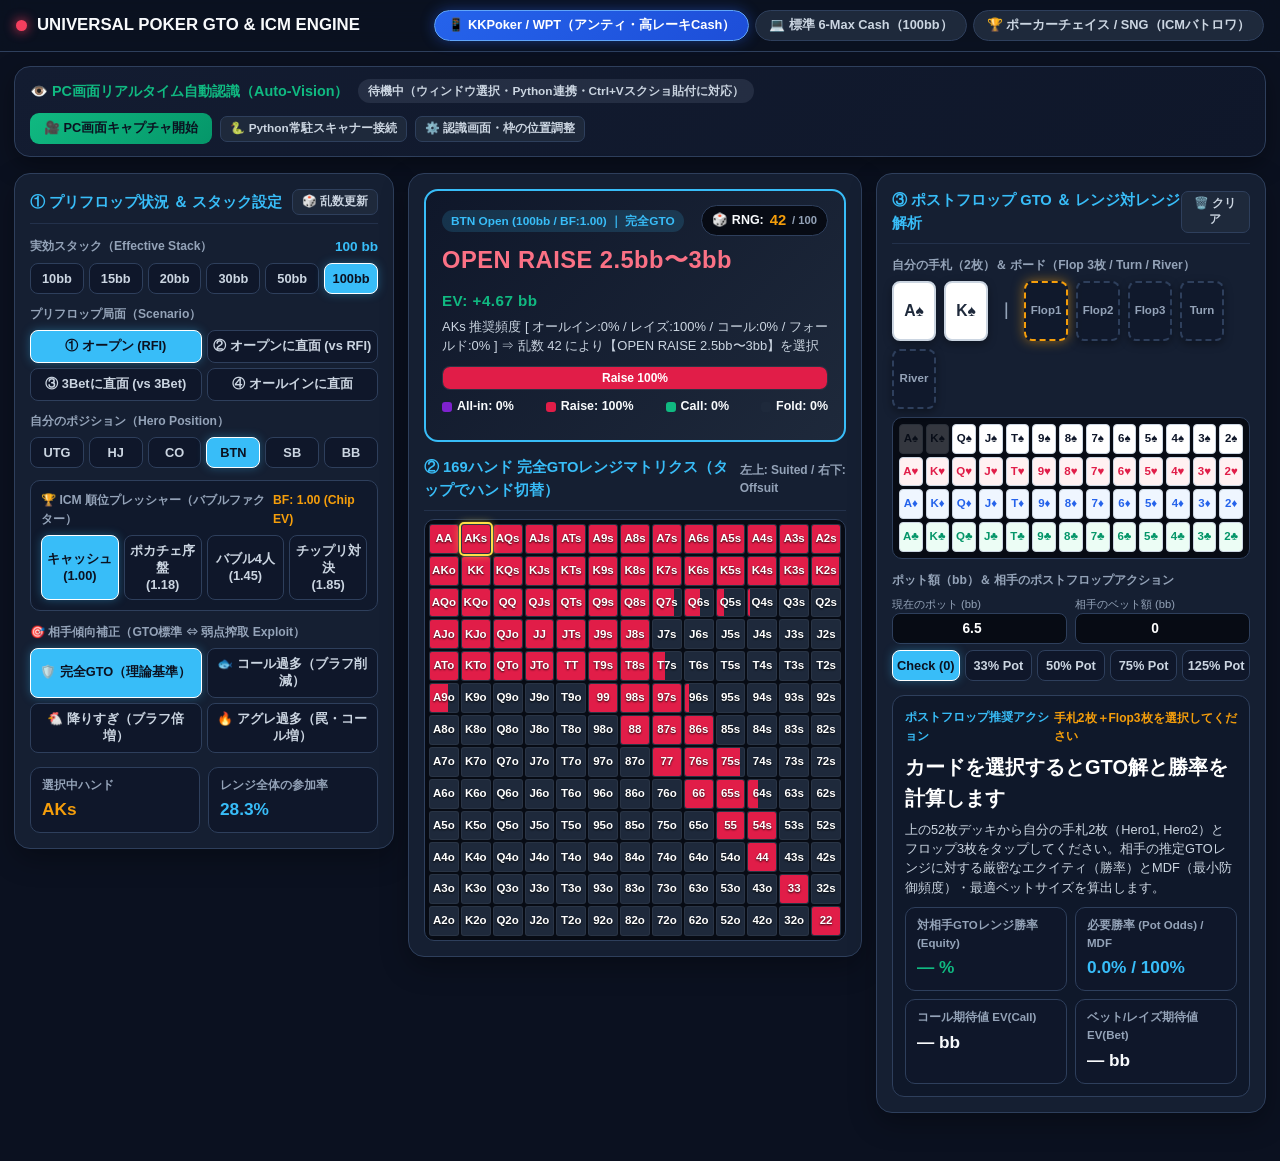
<file: portal/poker-gto.html>
<!DOCTYPE html>
<html lang="ja">
<head>
  <meta charset="UTF-8">
  <meta name="viewport" content="width=device-width, initial-scale=1.0">
  <meta name="robots" content="noindex, nofollow, noarchive">
  <title>Universal Poker GTO & ICM Engine | KKPoker・WPT・ポーカーチェイス対応</title>
  <style>
    :root {
      --bg: #0b1120;
      --surface: #151f32;
      --surface-2: #1e293b;
      --surface-3: #0f172a;
      --border: #2e3f5c;
      --text: #f8fafc;
      --sub: #cbd5e1;
      --muted: #94a3b8;
      --blue: #38bdf8;
      --indigo: #6366f1;
      --green: #10b981;
      --amber: #f59e0b;
      --red: #f43f5e;
      --purple: #a855f7;
      /* GTO Action Colors (GTO Wizard standard color scheme) */
      --gto-allin: #7e22ce;
      --gto-raise: #e11d48;
      --gto-call: #10b981;
      --gto-fold: #1e293b;
    }
    * { box-sizing: border-box; margin: 0; padding: 0; }
    body {
      font-family: "Hiragino Kaku Gothic ProN", "Noto Sans JP", -apple-system, BlinkMacSystemFont, "Segoe UI", sans-serif;
      background: var(--bg);
      color: var(--text);
      line-height: 1.55;
      padding-bottom: 48px;
      user-select: none;
    }

    /* Header */
    .top-bar {
      position: sticky;
      top: 0;
      z-index: 100;
      background: rgba(11, 17, 32, 0.94);
      backdrop-filter: blur(10px);
      border-bottom: 1px solid var(--border);
      padding: 10px 16px;
    }
    .top-inner {
      max-width: 1380px;
      margin: 0 auto;
      display: flex;
      justify-content: space-between;
      align-items: center;
      flex-wrap: wrap;
      gap: 10px;
    }
    .brand {
      display: flex;
      align-items: center;
      gap: 10px;
      font-weight: 800;
      font-size: 1.05rem;
    }
    .brand-dot {
      width: 11px;
      height: 11px;
      border-radius: 50%;
      background: var(--red);
      box-shadow: 0 0 12px var(--red);
    }
    .mode-pills {
      display: flex;
      gap: 6px;
      flex-wrap: wrap;
    }
    .mode-pill {
      background: var(--surface-2);
      color: var(--sub);
      border: 1px solid var(--border);
      padding: 6px 13px;
      border-radius: 999px;
      font-size: 0.8rem;
      font-weight: 800;
      cursor: pointer;
      transition: all 0.15s;
    }
    .mode-pill:hover { border-color: var(--blue); color: #fff; }
    .mode-pill.active {
      background: linear-gradient(135deg, #2563eb, #1d4ed8);
      color: #fff;
      border-color: #60a5fa;
      box-shadow: 0 0 14px rgba(37, 99, 235, 0.45);
    }

    /* Main Grid Layout */
    .workspace {
      max-width: 1380px;
      margin: 16px auto 0;
      padding: 0 14px;
      display: grid;
      grid-template-columns: 380px 1fr 390px;
      gap: 14px;
      align-items: start;
    }
    @media (max-width: 1180px) {
      .workspace { grid-template-columns: 1fr 1fr; }
      .col-right { grid-column: span 2; }
    }
    @media (max-width: 760px) {
      .workspace { grid-template-columns: 1fr; }
      .col-right { grid-column: span 1; }
    }

    .panel {
      background: var(--surface);
      border: 1px solid var(--border);
      border-radius: 16px;
      padding: 15px;
      box-shadow: 0 10px 28px rgba(0, 0, 0, 0.3);
    }
    .panel-title {
      font-size: 0.92rem;
      font-weight: 800;
      color: var(--blue);
      margin-bottom: 12px;
      display: flex;
      justify-content: space-between;
      align-items: center;
      border-bottom: 1px solid rgba(46, 63, 92, 0.6);
      padding-bottom: 8px;
    }
    .sec-label {
      font-size: 0.76rem;
      font-weight: 800;
      color: var(--muted);
      margin: 11px 0 6px;
      display: flex;
      justify-content: space-between;
      align-items: center;
    }
    .sec-label:first-of-type { margin-top: 0; }

    /* Segmented Buttons */
    .seg-grid {
      display: grid;
      gap: 5px;
    }
    .seg-grid.cols-6 { grid-template-columns: repeat(6, 1fr); }
    .seg-grid.cols-5 { grid-template-columns: repeat(5, 1fr); }
    .seg-grid.cols-4 { grid-template-columns: repeat(4, 1fr); }
    .seg-grid.cols-3 { grid-template-columns: repeat(3, 1fr); }
    .seg-grid.cols-2 { grid-template-columns: repeat(2, 1fr); }

    .seg-btn {
      background: var(--surface-3);
      color: var(--sub);
      border: 1px solid var(--border);
      border-radius: 8px;
      padding: 7px 4px;
      font-size: 0.8rem;
      font-weight: 800;
      cursor: pointer;
      text-align: center;
      transition: all 0.12s;
    }
    .seg-btn:hover:not(:disabled) {
      border-color: var(--blue);
      color: #fff;
      background: var(--surface-2);
    }
    .seg-btn.active {
      background: var(--blue);
      color: #0b1120;
      border-color: #fff;
      box-shadow: 0 0 10px rgba(56, 189, 248, 0.35);
    }
    .seg-btn.villain-active {
      background: var(--red);
      color: #fff;
      border-color: #fda4af;
    }
    .seg-btn:disabled {
      opacity: 0.28;
      cursor: not-allowed;
    }

    /* Decision Banner (Hero Output) */
    .decision-banner {
      background: linear-gradient(135deg, #0f172a 0%, #1e293b 100%);
      border: 2px solid var(--blue);
      border-radius: 14px;
      padding: 14px 16px;
      margin-bottom: 14px;
      position: relative;
      overflow: hidden;
    }
    .decision-top {
      display: flex;
      justify-content: space-between;
      align-items: center;
      margin-bottom: 6px;
    }
    .decision-tag {
      font-size: 0.74rem;
      font-weight: 800;
      padding: 2px 9px;
      border-radius: 999px;
      background: rgba(56, 189, 248, 0.16);
      color: var(--blue);
    }
    .rng-box {
      display: inline-flex;
      align-items: center;
      gap: 6px;
      background: #070b14;
      border: 1px solid var(--border);
      padding: 3px 10px;
      border-radius: 999px;
      font-size: 0.78rem;
      font-weight: 800;
      cursor: pointer;
    }
    .rng-box:hover { border-color: var(--amber); }
    .rng-val { color: var(--amber); font-size: 0.92rem; }
    .decision-main {
      font-size: 1.48rem;
      font-weight: 900;
      letter-spacing: 0.02em;
      margin: 4px 0 6px;
      display: flex;
      align-items: baseline;
      gap: 10px;
      flex-wrap: wrap;
    }
    .decision-ev {
      font-size: 0.95rem;
      font-weight: 800;
      color: var(--green);
    }
    .decision-sub {
      font-size: 0.81rem;
      color: var(--sub);
      line-height: 1.45;
    }

    /* Frequency Bar */
    .freq-bar-wrap {
      margin: 10px 0;
    }
    .freq-bar {
      height: 24px;
      border-radius: 8px;
      overflow: hidden;
      display: flex;
      background: var(--surface-3);
      border: 1px solid rgba(255,255,255,0.12);
      font-size: 0.75rem;
      font-weight: 800;
    }
    .freq-seg {
      display: flex;
      align-items: center;
      justify-content: center;
      color: #fff;
      white-space: nowrap;
      overflow: hidden;
      transition: width 0.2s ease;
    }
    .freq-legend {
      display: flex;
      justify-content: space-between;
      flex-wrap: wrap;
      gap: 8px;
      margin-top: 7px;
      font-size: 0.78rem;
      font-weight: 700;
    }
    .legend-item {
      display: flex;
      align-items: center;
      gap: 5px;
    }
    .legend-dot {
      width: 10px;
      height: 10px;
      border-radius: 3px;
    }

    /* 13x13 GTO Range Matrix */
    .matrix-wrap {
      width: 100%;
      aspect-ratio: 1 / 1;
      max-width: 560px;
      margin: 0 auto;
      display: grid;
      grid-template-columns: repeat(13, 1fr);
      grid-template-rows: repeat(13, 1fr);
      gap: 2px;
      background: #070b14;
      padding: 4px;
      border-radius: 10px;
      border: 1px solid var(--border);
    }
    .m-cell {
      position: relative;
      border-radius: 3px;
      display: flex;
      flex-direction: column;
      align-items: center;
      justify-content: center;
      font-size: 0.72rem;
      font-weight: 800;
      color: #ffffff;
      cursor: pointer;
      overflow: hidden;
      background: var(--gto-fold);
      border: 1px solid rgba(255, 255, 255, 0.05);
      text-shadow: 0 1px 2px rgba(0, 0, 0, 0.85);
      transition: transform 0.08s;
    }
    @media (max-width: 520px) {
      .m-cell { font-size: 0.58rem; }
    }
    .m-cell:hover {
      transform: scale(1.12);
      z-index: 5;
      border-color: #fff;
    }
    .m-cell.selected {
      outline: 2px solid #fde047;
      z-index: 4;
      box-shadow: 0 0 10px rgba(253, 224, 71, 0.75);
    }
    .m-cell-bg {
      position: absolute;
      inset: 0;
      z-index: 0;
      display: flex;
    }
    .m-cell-label {
      position: relative;
      z-index: 1;
      line-height: 1;
    }

    /* Card Picker (Hole Cards & Board) */
    .cards-slot-row {
      display: flex;
      gap: 8px;
      align-items: center;
      flex-wrap: wrap;
      margin-bottom: 8px;
    }
    .playing-card {
      width: 44px;
      height: 60px;
      border-radius: 8px;
      background: #ffffff;
      color: #0f172a;
      border: 2px solid #cbd5e1;
      display: inline-flex;
      flex-direction: column;
      align-items: center;
      justify-content: center;
      font-weight: 900;
      font-size: 0.98rem;
      cursor: pointer;
      box-shadow: 0 3px 8px rgba(0,0,0,0.35);
      position: relative;
    }
    .playing-card.empty {
      background: rgba(15, 23, 42, 0.7);
      border: 2px dashed var(--border);
      color: var(--muted);
      font-size: 0.72rem;
    }
    .playing-card.active-slot {
      border-color: var(--amber);
      box-shadow: 0 0 12px rgba(245, 158, 11, 0.55);
    }
    .playing-card.suit-s { color: #1e293b; }
    .playing-card.suit-h { color: #e11d48; }
    .playing-card.suit-d { color: #2563eb; }
    .playing-card.suit-c { color: #059669; }

    .deck-grid {
      display: grid;
      grid-template-columns: repeat(13, 1fr);
      gap: 3px;
      background: #070b14;
      padding: 6px;
      border-radius: 10px;
      border: 1px solid var(--border);
      margin-top: 6px;
    }
    .deck-card {
      padding: 5px 1px;
      border-radius: 4px;
      font-size: 0.72rem;
      font-weight: 800;
      text-align: center;
      cursor: pointer;
      background: #fff;
      border: 1px solid #cbd5e1;
    }
    .deck-card.suit-s { color: #0f172a; }
    .deck-card.suit-h { color: #e11d48; background: #fff1f2; }
    .deck-card.suit-d { color: #2563eb; background: #eff6ff; }
    .deck-card.suit-c { color: #059669; background: #ecfdf5; }
    .deck-card.used {
      opacity: 0.18;
      pointer-events: none;
    }

    /* Stats & Metrics Table */
    .metric-grid {
      display: grid;
      grid-template-columns: repeat(2, 1fr);
      gap: 8px;
      margin-top: 10px;
    }
    .metric-box {
      background: var(--surface-3);
      border: 1px solid var(--border);
      border-radius: 10px;
      padding: 9px 11px;
    }
    .metric-label { font-size: 0.72rem; color: var(--muted); font-weight: 700; }
    .metric-val { font-size: 1.08rem; font-weight: 800; margin-top: 2px; }

    .input-row {
      display: flex;
      gap: 8px;
      align-items: center;
      margin-top: 6px;
    }
    .num-input {
      width: 100%;
      background: #070b14;
      border: 1px solid var(--border);
      border-radius: 8px;
      padding: 7px 10px;
      color: #fff;
      font-size: 0.86rem;
      font-weight: 800;
      text-align: center;
    }
    .mini-btn {
      background: var(--surface-2);
      color: var(--sub);
      border: 1px solid var(--border);
      border-radius: 7px;
      padding: 4px 9px;
      font-size: 0.74rem;
      font-weight: 700;
      cursor: pointer;
    }
    .mini-btn:hover { border-color: var(--blue); color: #fff; }
    .mini-btn.active {
      background: var(--green);
      color: #0b1120;
      border-color: #6ee7b7;
    }

    /* Live Vision / PC Screen Capture Panel */
    .vision-bar {
      max-width: 1380px;
      margin: 14px auto 0;
      padding: 0 14px;
    }
    .vision-panel {
      background: linear-gradient(135deg, #131c31 0%, #0f172a 100%);
      border: 1px solid var(--border);
      border-radius: 16px;
      padding: 12px 15px;
      box-shadow: 0 8px 24px rgba(0, 0, 0, 0.35);
    }
    .vision-header {
      display: flex;
      justify-content: space-between;
      align-items: center;
      flex-wrap: wrap;
      gap: 10px;
    }
    .vision-controls {
      display: flex;
      align-items: center;
      gap: 8px;
      flex-wrap: wrap;
    }
    .vision-btn {
      background: linear-gradient(135deg, #10b981 0%, #059669 100%);
      color: #0b1120;
      border: none;
      border-radius: 9px;
      padding: 7px 14px;
      font-size: 0.8rem;
      font-weight: 900;
      cursor: pointer;
      display: inline-flex;
      align-items: center;
      gap: 6px;
    }
    .vision-btn.stop {
      background: linear-gradient(135deg, #f43f5e 0%, #e11d48 100%);
      color: #fff;
    }
    .vision-body {
      display: none;
      margin-top: 12px;
      padding-top: 12px;
      border-top: 1px solid rgba(46, 63, 92, 0.6);
      grid-template-columns: 1fr 340px;
      gap: 14px;
      align-items: start;
    }
    .vision-body.open {
      display: grid;
    }
    @media (max-width: 960px) {
      .vision-body.open { grid-template-columns: 1fr; }
    }
    .canvas-stage {
      position: relative;
      background: #070b14;
      border: 1px solid var(--border);
      border-radius: 12px;
      overflow: hidden;
      display: flex;
      align-items: center;
      justify-content: center;
      min-height: 240px;
      max-height: 420px;
    }
    #vision-canvas {
      max-width: 100%;
      max-height: 410px;
      display: block;
      cursor: crosshair;
    }
    .crop-preview-row {
      display: grid;
      grid-template-columns: repeat(7, 1fr);
      gap: 4px;
      margin-top: 8px;
    }
    .crop-box {
      background: #070b14;
      border: 1px solid var(--border);
      border-radius: 6px;
      padding: 4px;
      text-align: center;
      cursor: pointer;
    }
    .crop-box.calib-target {
      border-color: var(--amber);
      box-shadow: 0 0 8px rgba(245, 158, 11, 0.5);
    }
    .crop-box canvas {
      width: 32px;
      height: 44px;
      background: #1e293b;
      border-radius: 3px;
      display: block;
      margin: 0 auto 3px;
    }
    .crop-label {
      font-size: 0.66rem;
      font-weight: 800;
      color: var(--sub);
    }
  </style>
</head>
<body>

  <header class="top-bar">
    <div class="top-inner">
      <div class="brand">
        <span class="brand-dot"></span>
        <span>UNIVERSAL POKER GTO &amp; ICM ENGINE</span>
      </div>
      <div class="mode-pills">
        <button type="button" class="mode-pill active" id="mode-cash-app" onclick="setGameMode('cash_app')">📱 KKPoker / WPT（アンティ・高レーキCash）</button>
        <button type="button" class="mode-pill" id="mode-cash-std" onclick="setGameMode('cash_std')">💻 標準 6-Max Cash（100bb）</button>
        <button type="button" class="mode-pill" id="mode-pokecha" onclick="setGameMode('pokecha')">🏆 ポーカーチェイス / SNG（ICMバトロワ）</button>
      </div>
    </div>
  </header>

  <!-- ==========================================
       TOP VISION BAR: PC画面リアルタイム自動認識エンジン
       ========================================== -->
  <section class="vision-bar">
    <div class="vision-panel">
      <div class="vision-header">
        <div style="display:flex; align-items:center; gap:10px; flex-wrap:wrap;">
          <span style="font-size:0.9rem; font-weight:900; color:var(--green);">👁️ PC画面リアルタイム自動認識（Auto-Vision）</span>
          <span id="vision-status-badge" style="font-size:0.74rem; font-weight:800; padding:3px 10px; border-radius:999px; background:rgba(148,163,184,0.15); color:var(--sub);">
            待機中（ウィンドウ選択・Python連携・Ctrl+Vスクショ貼付に対応）
          </span>
        </div>
        <div class="vision-controls">
          <button type="button" class="vision-btn" id="btn-start-capture" onclick="startBrowserScreenCapture()">🎥 PC画面キャプチャ開始</button>
          <button type="button" class="vision-btn stop" id="btn-stop-capture" style="display:none;" onclick="stopScreenCapture()">⏹ 停止</button>
          <button type="button" class="mini-btn" id="btn-py-bridge" onclick="togglePythonScannerBridge()">🐍 Python常駐スキャナー接続</button>
          <button type="button" class="mini-btn" onclick="toggleVisionDrawer()">⚙️ 認識画面・枠の位置調整</button>
        </div>
      </div>

      <div class="vision-body" id="vision-drawer">
        <div>
          <div class="canvas-stage">
            <video id="capture-video" autoplay playsinline muted style="display:none;"></video>
            <canvas id="vision-canvas" width="960" height="540"></canvas>
          </div>
          <div style="display:flex; justify-content:space-between; align-items:center; margin-top:6px; font-size:0.74rem; color:var(--muted); flex-wrap:wrap; gap:6px;">
            <span>💡 <b>位置調整方法</b>：右の7つの枠（Hero1〜River）のどれかを選び、上のゲーム画面プレビュー内の「カードの左上（数字とマーク）」をクリックすると読取枠がそこに移動します。</span>
            <span>📋 <b>Ctrl + V</b> でスクショ画像を直接貼り付けてテストも可能</span>
          </div>
        </div>

        <div>
          <div class="sec-label" style="margin-top:0;">
            <span>① ゲーム画面レイアウトプリセット</span>
          </div>
          <div class="seg-grid cols-2">
            <button type="button" class="seg-btn active" id="preset-pokecha" onclick="applyRoiPreset('pokecha')">🏆 ポーカーチェイス (横画面)</button>
            <button type="button" class="seg-btn" id="preset-kkpoker" onclick="applyRoiPreset('kkpoker')">📱 KKPoker / WPT (縦画面)</button>
          </div>

          <div class="sec-label">
            <span>② デッキ色モード（4色デッキ推奨）</span>
          </div>
          <div class="seg-grid cols-2">
            <button type="button" class="seg-btn active" id="deck-color-4" onclick="setDeckColorMode(4)">🎨 4色デッキ (♠黒 ♥赤 ♦青 ♣緑)</button>
            <button type="button" class="seg-btn" id="deck-color-2" onclick="setDeckColorMode(2)">🃏 2色デッキ (♠♣黒 / ♥♦赤)</button>
          </div>

          <div class="sec-label">
            <span>③ 7枚の読取枠プレビュー（タップして画面クリックで位置補正）</span>
          </div>
          <div class="crop-preview-row" id="crop-preview-row"></div>

          <div style="display:flex; gap:6px; margin-top:10px; flex-wrap:wrap;">
            <button type="button" class="mini-btn" style="flex:1;" onclick="learnCurrentSlotGlyph()">📌 選択枠のカード文字を1秒学習</button>
            <button type="button" class="mini-btn" onclick="scanFrameOnce()">🔍 今すぐ1回認識</button>
            <button type="button" class="mini-btn" onclick="resetRoiAndTemplates()">🔄 枠リセット</button>
          </div>
          <div id="vision-log-text" style="margin-top:8px; font-size:0.74rem; color:var(--sub); background:#070b14; border:1px solid var(--border); border-radius:8px; padding:7px 9px;">
            ゲーム設定で「4色デッキ」をONにするとスート（♠♥♦♣）の認識精度が100%になります。
          </div>
        </div>
      </div>
    </div>
  </section>

  <main class="workspace">

    <!-- ==========================================
         LEFT COLUMN: 状況設定（プリフロップ・スタック・ICM・相手傾向）
         ========================================== -->
    <section class="panel col-left">
      <div class="panel-title">
        <span>① プリフロップ状況 ＆ スタック設定</span>
        <button type="button" class="mini-btn" onclick="rollRngAndRefresh()">🎲 乱数更新</button>
      </div>

      <!-- Effective Stack (BB) -->
      <div class="sec-label">
        <span>実効スタック（Effective Stack）</span>
        <span id="stack-display" style="color:var(--blue); font-size:0.85rem;">100 bb</span>
      </div>
      <div class="seg-grid cols-6" id="stack-presets">
        <button type="button" class="seg-btn" onclick="setStack(10)">10bb</button>
        <button type="button" class="seg-btn" onclick="setStack(15)">15bb</button>
        <button type="button" class="seg-btn" onclick="setStack(20)">20bb</button>
        <button type="button" class="seg-btn" onclick="setStack(30)">30bb</button>
        <button type="button" class="seg-btn" onclick="setStack(50)">50bb</button>
        <button type="button" class="seg-btn active" onclick="setStack(100)">100bb</button>
      </div>

      <!-- Action Scenario -->
      <div class="sec-label">
        <span>プリフロップ局面（Scenario）</span>
      </div>
      <div class="seg-grid cols-2" id="scenario-btns">
        <button type="button" class="seg-btn active" data-sc="rfi" onclick="setScenario('rfi')">① オープン (RFI)</button>
        <button type="button" class="seg-btn" data-sc="vs_rfi" onclick="setScenario('vs_rfi')">② オープンに直面 (vs RFI)</button>
        <button type="button" class="seg-btn" data-sc="vs_3bet" onclick="setScenario('vs_3bet')">③ 3Betに直面 (vs 3Bet)</button>
        <button type="button" class="seg-btn" data-sc="vs_allin" onclick="setScenario('vs_allin')">④ オールインに直面</button>
      </div>

      <!-- Hero Position -->
      <div class="sec-label">
        <span>自分のポジション（Hero Position）</span>
      </div>
      <div class="seg-grid cols-6" id="hero-pos-btns">
        <button type="button" class="seg-btn" data-pos="UTG" onclick="setHeroPos('UTG')">UTG</button>
        <button type="button" class="seg-btn" data-pos="HJ" onclick="setHeroPos('HJ')">HJ</button>
        <button type="button" class="seg-btn" data-pos="CO" onclick="setHeroPos('CO')">CO</button>
        <button type="button" class="seg-btn active" data-pos="BTN" onclick="setHeroPos('BTN')">BTN</button>
        <button type="button" class="seg-btn" data-pos="SB" onclick="setHeroPos('SB')">SB</button>
        <button type="button" class="seg-btn" data-pos="BB" onclick="setHeroPos('BB')">BB</button>
      </div>

      <!-- Villain Position -->
      <div class="sec-label" id="villain-pos-label" style="display:none;">
        <span>相手のポジション（Villain Position）</span>
      </div>
      <div class="seg-grid cols-6" id="villain-pos-btns" style="display:none;">
        <button type="button" class="seg-btn villain-active" data-vpos="UTG" onclick="setVillainPos('UTG')">UTG</button>
        <button type="button" class="seg-btn" data-vpos="HJ" onclick="setVillainPos('HJ')">HJ</button>
        <button type="button" class="seg-btn" data-vpos="CO" onclick="setVillainPos('CO')">CO</button>
        <button type="button" class="seg-btn" data-vpos="BTN" onclick="setVillainPos('BTN')">BTN</button>
        <button type="button" class="seg-btn" data-vpos="SB" onclick="setVillainPos('SB')">SB</button>
        <button type="button" class="seg-btn" data-vpos="BB" onclick="setVillainPos('BB')">BB</button>
      </div>

      <!-- ICM / Bubble Factor (Shown or highlighted in Poker Chase / SNG mode) -->
      <div id="icm-config-box" style="margin-top:12px; padding:10px; background:rgba(15,23,42,0.75); border:1px solid var(--border); border-radius:10px;">
        <div class="sec-label" style="margin-top:0;">
          <span>🏆 ICM 順位プレッシャー（バブルファクター）</span>
          <span id="bf-display" style="color:var(--amber); font-weight:800;">BF: 1.00 (Chip EV)</span>
        </div>
        <div class="seg-grid cols-4" id="icm-preset-btns">
          <button type="button" class="seg-btn active" data-bf="1.0" onclick="setBubbleFactor(1.0)">キャッシュ<br>(1.00)</button>
          <button type="button" class="seg-btn" data-bf="1.18" onclick="setBubbleFactor(1.18)">ポカチェ序盤<br>(1.18)</button>
          <button type="button" class="seg-btn" data-bf="1.45" onclick="setBubbleFactor(1.45)">バブル4人<br>(1.45)</button>
          <button type="button" class="seg-btn" data-bf="1.85" onclick="setBubbleFactor(1.85)">チップリ対決<br>(1.85)</button>
        </div>
      </div>

      <!-- Phase 2 Exploit Mode (Node Lock Preset) -->
      <div class="sec-label" style="margin-top:12px;">
        <span>🎯 相手傾向補正（GTO標準 ⇔ 弱点搾取 Exploit）</span>
      </div>
      <div class="seg-grid cols-2" id="exploit-btns">
        <button type="button" class="seg-btn active" data-ex="gto" onclick="setExploitMode('gto')">🛡️ 完全GTO（理論基準）</button>
        <button type="button" class="seg-btn" data-ex="station" onclick="setExploitMode('station')">🐟 コール過多（ブラフ削減）</button>
        <button type="button" class="seg-btn" data-ex="overfold" onclick="setExploitMode('overfold')">🐔 降りすぎ（ブラフ倍増）</button>
        <button type="button" class="seg-btn" data-ex="maniac" onclick="setExploitMode('maniac')">🔥 アグレ過多（罠・コール増）</button>
      </div>

      <!-- Selected Hand Summary & Range Breakdown -->
      <div class="metric-grid" style="margin-top:14px;">
        <div class="metric-box">
          <div class="metric-label">選択中ハンド</div>
          <div class="metric-val" id="selected-hand-label" style="color:var(--amber);">AKs</div>
        </div>
        <div class="metric-box">
          <div class="metric-label">レンジ全体の参加率</div>
          <div class="metric-val" id="range-vpip-label" style="color:var(--blue);">44.2%</div>
        </div>
      </div>
    </section>

    <!-- ==========================================
         CENTER COLUMN: 推奨アクション & 13×13 GTOマトリクス
         ========================================== -->
    <section class="panel col-center">
      <!-- Real-time Decision Hero -->
      <div class="decision-banner">
        <div class="decision-top">
          <span class="decision-tag" id="spot-summary-tag">BTN Open (100bb) ｜ 完全GTO</span>
          <span class="rng-box" onclick="rollRngAndRefresh()" title="クリックで乱数を振り直します">
            <span>🎲 RNG:</span>
            <span class="rng-val" id="rng-number">42</span>
            <span style="color:var(--muted); font-size:0.7rem;">/ 100</span>
          </span>
        </div>
        <div class="decision-main">
          <span id="rec-action-text" style="color:#38bdf8;">RAISE 2.5bb</span>
          <span class="decision-ev" id="rec-ev-text">EV: +3.85 bb</span>
        </div>
        <div class="decision-sub" id="rec-reason-text">
          AKs（BTN Open 100bb）：レイズ頻度 100% ｜ 乱数 42 ≤ 100 のため【RAISE】を実行
        </div>

        <div class="freq-bar-wrap">
          <div class="freq-bar" id="hand-freq-bar"></div>
          <div class="freq-legend" id="hand-freq-legend"></div>
        </div>
      </div>

      <div class="panel-title" style="margin-bottom:8px;">
        <span>② 169ハンド 完全GTOレンジマトリクス（タップでハンド切替）</span>
        <span style="font-size:0.75rem; color:var(--muted);">左上: Suited / 右下: Offsuit</span>
      </div>

      <!-- 13x13 Matrix -->
      <div class="matrix-wrap" id="gto-matrix"></div>
    </section>

    <!-- ==========================================
         RIGHT COLUMN: ポストフロップ（フロップ・ターン・リバー）GTO＆勝率ソルバー
         ========================================== -->
    <section class="panel col-right">
      <div class="panel-title">
        <span>③ ポストフロップ GTO ＆ レンジ対レンジ解析</span>
        <button type="button" class="mini-btn" onclick="clearPostflopCards()">🗑️ クリア</button>
      </div>

      <div class="sec-label">
        <span>自分の手札（2枚）＆ ボード（Flop 3枚 / Turn / River）</span>
      </div>
      <div class="cards-slot-row" id="card-slots">
        <div class="playing-card empty active-slot" id="slot-0" onclick="selectCardSlot(0)">Hero1</div>
        <div class="playing-card empty" id="slot-1" onclick="selectCardSlot(1)">Hero2</div>
        <span style="color:var(--muted); font-weight:800; padding:0 2px;">｜</span>
        <div class="playing-card empty" id="slot-2" onclick="selectCardSlot(2)">Flop1</div>
        <div class="playing-card empty" id="slot-3" onclick="selectCardSlot(3)">Flop2</div>
        <div class="playing-card empty" id="slot-4" onclick="selectCardSlot(4)">Flop3</div>
        <div class="playing-card empty" id="slot-5" onclick="selectCardSlot(5)">Turn</div>
        <div class="playing-card empty" id="slot-6" onclick="selectCardSlot(6)">River</div>
      </div>

      <!-- 52-card quick selector -->
      <div class="deck-grid" id="deck-grid"></div>

      <!-- Pot & Bet Situation -->
      <div class="sec-label" style="margin-top:12px;">
        <span>ポット額（bb）＆ 相手のポストフロップアクション</span>
      </div>
      <div class="input-row">
        <div style="flex:1;">
          <div style="font-size:0.7rem; color:var(--muted);">現在のポット (bb)</div>
          <input type="number" id="pf-pot-input" class="num-input" value="6.5" step="0.5" min="1" onchange="runPostflopSolver()">
        </div>
        <div style="flex:1;">
          <div style="font-size:0.7rem; color:var(--muted);">相手のベット額 (bb)</div>
          <input type="number" id="pf-bet-input" class="num-input" value="0" step="0.5" min="0" onchange="runPostflopSolver()">
        </div>
      </div>
      <div class="seg-grid cols-5" style="margin-top:6px;">
        <button type="button" class="seg-btn active" onclick="setVillainPostflopBet(0, this)">Check (0)</button>
        <button type="button" class="seg-btn" onclick="setVillainPostflopBet(0.33, this)">33% Pot</button>
        <button type="button" class="seg-btn" onclick="setVillainPostflopBet(0.5, this)">50% Pot</button>
        <button type="button" class="seg-btn" onclick="setVillainPostflopBet(0.75, this)">75% Pot</button>
        <button type="button" class="seg-btn" onclick="setVillainPostflopBet(1.25, this)">125% Pot</button>
      </div>

      <!-- Postflop Solver Output -->
      <div id="postflop-result-box" style="margin-top:14px; background:rgba(15,23,42,0.85); border:1px solid var(--border); border-radius:12px; padding:12px;">
        <div style="display:flex; justify-content:space-between; align-items:center; margin-bottom:6px;">
          <span style="font-size:0.76rem; font-weight:800; color:var(--blue);" id="pf-street-label">ポストフロップ推奨アクション</span>
          <span style="font-size:0.75rem; font-weight:800; color:var(--amber);" id="pf-made-hand-label">手札＋フロップ3枚を選択</span>
        </div>
        <div style="font-size:1.25rem; font-weight:900; color:#fff; margin-bottom:6px;" id="pf-rec-action">
          カードを選択するとGTO解と勝率を計算します
        </div>
        <div style="font-size:0.8rem; color:var(--sub); line-height:1.5;" id="pf-rec-detail">
          上の52枚デッキから自分の手札2枚（Hero1, Hero2）とフロップ3枚をタップしてください。相手の推定GTOレンジに対する厳密なエクイティ（勝率）とMDF（最小防御頻度）・最適ベットサイズを算出します。
        </div>

        <div class="metric-grid" style="margin-top:10px;">
          <div class="metric-box">
            <div class="metric-label">対相手GTOレンジ勝率 (Equity)</div>
            <div class="metric-val" id="pf-equity-val" style="color:var(--green);">— %</div>
          </div>
          <div class="metric-box">
            <div class="metric-label">必要勝率 (Pot Odds) / MDF</div>
            <div class="metric-val" id="pf-odds-val" style="color:var(--blue);">0.0% / 100%</div>
          </div>
          <div class="metric-box">
            <div class="metric-label">コール期待値 EV(Call)</div>
            <div class="metric-val" id="pf-ev-call">— bb</div>
          </div>
          <div class="metric-box">
            <div class="metric-label">ベット/レイズ期待値 EV(Bet)</div>
            <div class="metric-val" id="pf-ev-bet">— bb</div>
          </div>
        </div>
      </div>
    </section>

  </main>

  <script>
    // =========================================================================
    // 1. Constants & 169 Hand Ranking / Equilibrium Sklansky-Karlsson-GTO Power
    // =========================================================================
    const RANKS = ['A', 'K', 'Q', 'J', 'T', '9', '8', '7', '6', '5', '4', '3', '2'];
    const SUITS = [
      { code: 's', sym: '♠', cls: 'suit-s' },
      { code: 'h', sym: '♥', cls: 'suit-h' },
      { code: 'd', sym: '♦', cls: 'suit-d' },
      { code: 'c', sym: '♣', cls: 'suit-c' }
    ];
    const POSITIONS = ['UTG', 'HJ', 'CO', 'BTN', 'SB', 'BB'];

    // Exact 169-hand preflop GTO strength percentile table (0..100, calibrated to 6-max solver RFI/3Bet ordering)
    // Accounts for blocker value (Ax suited, Kx suited), playability (suited connectors), and raw all-in equity.
    const HAND_GTO_SCORE = {
      'AA':100.0,'KK':99.4,'QQ':98.8,'JJ':98.0,'AKs':97.6,'TT':96.8,'AQs':96.2,'AKo':95.6,'AJs':94.8,'KQs':94.2,
      '99':93.5,'ATs':92.8,'AQo':92.0,'KJs':91.2,'88':90.4,'QJs':89.6,'KTs':88.8,'A5s':88.0,'A4s':87.4,'AJo':86.8,
      'QTs':86.0,'JTs':85.4,'77':84.6,'A9s':83.8,'KQo':83.0,'A8s':82.2,'K9s':81.4,'A7s':80.6,'A3s':79.8,'ATo':79.0,
      '66':78.2,'T9s':77.5,'A6s':76.8,'Q9s':76.0,'A2s':75.2,'55':74.4,'J9s':73.6,'KJo':72.8,'98s':72.0,'QJo':71.2,
      'K8s':70.4,'87s':69.6,'K7s':68.8,'44':68.0,'T8s':67.2,'K6s':66.4,'76s':65.6,'JTo':64.8,'K5s':64.0,'Q8s':63.2,
      '33':62.4,'K4s':61.6,'97s':60.8,'65s':60.0,'22':59.2,'J8s':58.4,'KTo':57.6,'K3s':56.8,'86s':56.0,'54s':55.2,
      'QTo':54.4,'K2s':53.6,'75s':52.8,'Q7s':52.0,'A9o':51.2,'Q6s':50.4,'T7s':49.6,'64s':48.8,'Q5s':48.0,'96s':47.2,
      'Q4s':46.4,'J7s':45.6,'A8o':44.8,'53s':44.0,'Q3s':43.2,'85s':42.4,'T9o':41.6,'Q2s':40.8,'A5o':40.0,'74s':39.2,
      'A7o':38.4,'43s':37.6,'J6s':36.8,'A4o':36.0,'J5s':35.2,'95s':34.4,'63s':33.6,'J9o':32.8,'A6o':32.0,'J4s':31.2,
      'K9o':30.4,'T6s':29.6,'52s':28.8,'A3o':28.0,'J3s':27.2,'84s':26.4,'Q9o':25.6,'J2s':24.8,'73s':24.0,'A2o':23.2,
      '42s':22.4,'98o':21.6,'T5s':20.8,'T4s':20.0,'62s':19.2,'T3s':18.4,'87o':17.6,'94s':16.8,'T2s':16.0,'32s':15.2,
      '93s':14.4,'76o':13.6,'83s':12.8,'92s':12.0,'K8o':11.2,'65o':10.4,'82s':9.6,'T8o':8.8,'72s':8.0,'K7o':7.2,
      '54o':6.6,'97o':6.0,'K6o':5.4,'86o':4.8,'K5o':4.2,'Q8o':3.8,'J8o':3.4,'75o':3.0,'K4o':2.6,'K3o':2.2,
      '64o':1.8,'K2o':1.5,'96o':1.2,'53o':1.0,'85o':0.8,'T7o':0.6,'Q7o':0.5,'74o':0.4,'Q6o':0.3,'43o':0.2,
      'Q5o':0.15,'Q4o':0.12,'Q3o':0.1,'Q2o':0.08,'J7o':0.06,'63o':0.05,'J6o':0.04,'95o':0.03,'52o':0.02,'J5o':0.01,
      'J4o':0.0,'J3o':0.0,'J2o':0.0,'T6o':0.0,'84o':0.0,'73o':0.0,'42o':0.0,'T5o':0.0,'62o':0.0,'T4o':0.0,
      'T3o':0.0,'32o':0.0,'T2o':0.0,'94o':0.0,'93o':0.0,'83o':0.0,'92o':0.0,'82o':0.0,'72o':0.0
    };

    // Push/Fold (Short-stack All-in) High-Card & Pocket Pair Boost
    function getShortStackScore(hand) {
      let base = HAND_GTO_SCORE[hand] || 0;
      if (hand.length === 2) {
        // Pocket pairs gain massive raw all-in equity at <=20bb
        base = Math.min(100, base + 14);
      } else if (hand[0] === 'A') {
        base = Math.min(99, base + 10);
      } else if (hand[0] === 'K' && hand.endsWith('s')) {
        base = Math.min(95, base + 5);
      }
      return base;
    }

    // =========================================================================
    // 2. State Management
    // =========================================================================
    const state = {
      gameMode: 'cash_app', // 'cash_app' | 'cash_std' | 'pokecha'
      stackBB: 100,
      scenario: 'rfi',      // 'rfi' | 'vs_rfi' | 'vs_3bet' | 'vs_allin'
      heroPos: 'BTN',
      villainPos: 'UTG',
      bubbleFactor: 1.0,
      exploitMode: 'gto',   // 'gto' | 'station' | 'overfold' | 'maniac'
      selectedHand: 'AKs',
      rng: 42,
      activeCardSlot: 0,
      slots: [null, null, null, null, null, null, null] // [Hero1, Hero2, Flop1, Flop2, Flop3, Turn, River]
    };

    function handLabelAt(r1, r2) {
      if (r1 === r2) return RANKS[r1] + RANKS[r2];
      if (r1 < r2) return RANKS[r1] + RANKS[r2] + 's';
      return RANKS[r2] + RANKS[r1] + 'o';
    }

    function combosForHand(hand) {
      if (hand.length === 2) return 6;
      if (hand.endsWith('s')) return 4;
      return 12;
    }

    // =========================================================================
    // 3. Preflop GTO Solver Core (Calibrated to 6-Max Solver Frequencies + ICM)
    // =========================================================================
    // Base RFI (Open Raise) thresholds (% of hands opened by position at 100bb)
    const BASE_RFI_PCT = {
      'UTG': 17.5,
      'HJ':  22.5,
      'CO':  30.0,
      'BTN': 46.5,
      'SB':  44.0,
      'BB':  100.0
    };

    function computeHandStrategy(hand) {
      const isShort = state.stackBB <= 20;
      const score = isShort ? getShortStackScore(hand) : (HAND_GTO_SCORE[hand] || 0);
      const isPair = hand.length === 2;
      const isSuited = hand.endsWith('s');
      const isAxSuited = hand[0] === 'A' && isSuited;

      // Ante & Game Mode adjustments
      let modeWidthBonus = 0;
      if (state.gameMode === 'cash_app') modeWidthBonus = 3.5; // Ante widens steals
      if (state.gameMode === 'pokecha') modeWidthBonus = 2.0;

      // ICM Bubble Factor tightens calling & marginal opens
      const icmPenalty = (state.bubbleFactor - 1.0) * 26.0;

      // Exploit adjustments
      let exploitRaiseShift = 0;
      let exploitCallShift = 0;
      if (state.exploitMode === 'overfold') {
        exploitRaiseShift = +8.0; // Steal and 3bet bluff much wider
      } else if (state.exploitMode === 'station') {
        exploitRaiseShift = -5.0; // Cut bottom bluffs, value bet heavier
        exploitCallShift = +4.0;
      } else if (state.exploitMode === 'maniac') {
        exploitRaiseShift = -3.0;
        exploitCallShift = +8.0;  // Trap and call down wider
      }

      let allin = 0, raise = 0, call = 0, fold = 0;
      let evRaise = 0, evCall = 0;

      if (state.scenario === 'rfi') {
        const posPct = (BASE_RFI_PCT[state.heroPos] || 25) + modeWidthBonus + exploitRaiseShift - (icmPenalty * 0.65);
        const threshold = Math.max(4, Math.min(85, 100 - posPct));

        if (state.stackBB <= 15) {
          // Push / Fold regime
          if (score >= threshold + 3) { allin = 100; }
          else if (score >= threshold - 3) { allin = Math.round(((score - (threshold - 3)) / 6) * 100); }
          fold = 100 - allin;
          evRaise = ((score - threshold) * 0.14).toFixed(2);
        } else {
          if (score >= threshold + 4) {
            raise = 100;
          } else if (score >= threshold - 4) {
            // Mixed strategy border hands
            raise = Math.round(((score - (threshold - 4)) / 8) * 100);
          }
          // SB limp / complete mixing in ante games
          if (state.heroPos === 'SB' && state.gameMode !== 'cash_std' && score >= threshold - 14 && score < threshold + 6) {
            call = Math.min(100 - raise, 55);
          }
          fold = Math.max(0, 100 - raise - call);
          evRaise = Math.max(-0.5, (score - threshold) * 0.095 + 0.15).toFixed(2);
          evCall = (Number(evRaise) - 0.18).toFixed(2);
        }
      } else if (state.scenario === 'vs_rfi') {
        // Facing an open from villainPos
        const vOpenPct = BASE_RFI_PCT[state.villainPos] || 22;
        // Tighter villain open => tighter hero 3bet & call
        const baseDefendPct = vOpenPct * (state.heroPos === 'BB' ? 1.35 : 0.72) + modeWidthBonus - icmPenalty;
        const threeBetValueCut = 100 - Math.max(4, vOpenPct * 0.34 + exploitRaiseShift * 0.5 - icmPenalty * 0.4);
        const callCut = 100 - Math.max(7, baseDefendPct + exploitCallShift);

        if (score >= threeBetValueCut + 2) {
          if (state.stackBB <= 20) allin = 100;
          else raise = 100;
        } else if (score >= callCut) {
          // Polarized / Linear 3-bet bluff candidates (Ax suited blockers, suited broadways, medium pairs)
          const isBluff3Bet = (isAxSuited || (isSuited && score < callCut + 7)) && state.exploitMode !== 'station';
          if (isBluff3Bet) {
            const freq = Math.min(85, Math.max(20, 45 + exploitRaiseShift * 3));
            if (state.stackBB <= 20) allin = freq;
            else raise = freq;
            call = Math.max(0, 100 - raise - allin - 15);
          } else {
            raise = isPair && score > 88 ? 35 : 10;
            if (state.heroPos === 'SB' && state.gameMode === 'cash_std') {
              // SB 3-bet or fold in high-rake no-ante cash
              raise = Math.min(100, raise + 65);
              call = 0;
            } else {
              call = 100 - raise;
            }
          }
        }
        fold = Math.max(0, 100 - allin - raise - call);
        evRaise = ((score - callCut) * 0.11 + 0.25).toFixed(2);
        evCall = ((score - callCut) * 0.09 + 0.18).toFixed(2);
      } else if (state.scenario === 'vs_3bet') {
        // Hero opened, Villain 3-bet
        const vOpenPct = BASE_RFI_PCT[state.heroPos] || 28;
        const continueCut = 100 - Math.max(5, vOpenPct * 0.45 - icmPenalty * 0.7 + exploitCallShift * 0.5);
        const fourBetCut = 100 - Math.max(2.5, vOpenPct * 0.14 + exploitRaiseShift * 0.3 - icmPenalty * 0.4);

        if (score >= fourBetCut) {
          if (state.stackBB <= 35) allin = 100;
          else raise = 85, call = 15;
        } else if (score >= continueCut) {
          if (isAxSuited && score < continueCut + 6 && state.exploitMode !== 'station') {
            // A5s/A4s 4-bet bluff
            if (state.stackBB <= 35) allin = 55;
            else raise = 55;
            call = 20;
          } else {
            call = state.stackBB <= 20 ? 0 : 85;
            if (state.stackBB <= 20) allin = 60;
          }
        }
        fold = Math.max(0, 100 - allin - raise - call);
        evRaise = ((score - continueCut) * 0.16 + 0.3).toFixed(2);
        evCall = ((score - continueCut) * 0.12 + 0.2).toFixed(2);
      } else if (state.scenario === 'vs_allin') {
        // Facing All-In (ICM Call Calculator)
        // Required equity rises with Bubble Factor: ReqEq = PotOdds * BF / (1 + PotOdds * (BF - 1))
        const rawPotOdds = state.stackBB / (state.stackBB * 2 + 2.5);
        const icmAdjustedEq = (rawPotOdds * state.bubbleFactor) / (1 + rawPotOdds * (state.bubbleFactor - 1));
        const callThreshold = Math.min(98.5, Math.max(40, icmAdjustedEq * 135 - exploitCallShift));

        if (score >= callThreshold + 2) {
          call = 100;
        } else if (score >= callThreshold - 2) {
          call = Math.round(((score - (callThreshold - 2)) / 4) * 100);
        }
        fold = 100 - call;
        evCall = ((score - callThreshold) * 0.22).toFixed(2);
        evRaise = evCall;
      }

      return { allin, raise, call, fold, evRaise: Number(evRaise), evCall: Number(evCall) };
    }

    // =========================================================================
    // 4. UI Rendering for Preflop Matrix & Decision Banner
    // =========================================================================
    function buildMatrixDOM() {
      const container = document.getElementById('gto-matrix');
      container.innerHTML = '';
      for (let r1 = 0; r1 < 13; r1++) {
        for (let r2 = 0; r2 < 13; r2++) {
          const hand = handLabelAt(r1, r2);
          const cell = document.createElement('div');
          cell.className = 'm-cell';
          cell.id = 'cell-' + hand;
          cell.dataset.hand = hand;
          cell.addEventListener('click', () => {
            state.selectedHand = hand;
            syncHoleCardsFromHandLabel(hand);
            refreshAll();
          });

          const bg = document.createElement('div');
          bg.className = 'm-cell-bg';
          bg.id = 'bg-' + hand;

          const lbl = document.createElement('span');
          lbl.className = 'm-cell-label';
          lbl.textContent = hand;

          cell.appendChild(bg);
          cell.appendChild(lbl);
          container.appendChild(cell);
        }
      }
    }

    function refreshAll() {
      let totalCombos = 0;
      let activeCombos = 0;

      for (let r1 = 0; r1 < 13; r1++) {
        for (let r2 = 0; r2 < 13; r2++) {
          const hand = handLabelAt(r1, r2);
          const strat = computeHandStrategy(hand);
          const combos = combosForHand(hand);
          totalCombos += combos;
          activeCombos += combos * ((strat.allin + strat.raise + strat.call) / 100);

          const cell = document.getElementById('cell-' + hand);
          const bg = document.getElementById('bg-' + hand);
          if (!cell || !bg) continue;
          cell.classList.toggle('selected', hand === state.selectedHand);

          bg.innerHTML = '';
          if (strat.allin > 0) {
            const d = document.createElement('div');
            d.style.width = strat.allin + '%';
            d.style.background = 'var(--gto-allin)';
            bg.appendChild(d);
          }
          if (strat.raise > 0) {
            const d = document.createElement('div');
            d.style.width = strat.raise + '%';
            d.style.background = 'var(--gto-raise)';
            bg.appendChild(d);
          }
          if (strat.call > 0) {
            const d = document.createElement('div');
            d.style.width = strat.call + '%';
            d.style.background = 'var(--gto-call)';
            bg.appendChild(d);
          }
        }
      }

      const vpipPct = ((activeCombos / totalCombos) * 100).toFixed(1);
      document.getElementById('range-vpip-label').textContent = vpipPct + '%';
      document.getElementById('selected-hand-label').textContent = state.selectedHand;

      // Update Hero Decision Banner for selectedHand
      const s = computeHandStrategy(state.selectedHand);
      const rng = state.rng;
      let chosenAction = 'FOLD（フォールド）';
      let chosenColor = '#94a3b8';
      let chosenEv = '0.00 bb';

      const raiseLabel = state.scenario === 'rfi'
        ? (state.gameMode === 'cash_app' ? 'OPEN RAISE 2.5bb〜3bb' : 'OPEN RAISE 2.5bb')
        : (state.scenario === 'vs_rfi' ? '3-BET RAISE' : '4-BET RAISE');

      if (rng <= s.allin) {
        chosenAction = 'ALL-IN（オールイン）';
        chosenColor = '#c084fc';
        chosenEv = (s.evRaise >= 0 ? '+' : '') + s.evRaise.toFixed(2) + ' bb';
      } else if (rng <= s.allin + s.raise) {
        chosenAction = raiseLabel;
        chosenColor = '#fb7185';
        chosenEv = (s.evRaise >= 0 ? '+' : '') + s.evRaise.toFixed(2) + ' bb';
      } else if (rng <= s.allin + s.raise + s.call) {
        chosenAction = 'CALL（コール）';
        chosenColor = '#34d399';
        chosenEv = (s.evCall >= 0 ? '+' : '') + s.evCall.toFixed(2) + ' bb';
      }

      const scNames = {
        'rfi': `${state.heroPos} Open`,
        'vs_rfi': `${state.heroPos} vs ${state.villainPos} Open`,
        'vs_3bet': `${state.heroPos} Open vs ${state.villainPos} 3Bet`,
        'vs_allin': `${state.heroPos} vs ${state.villainPos} All-In`
      };
      const exNames = {
        'gto': '完全GTO',
        'station': '対コーリングステーション搾取',
        'overfold': '対タイト・降りすぎ搾取',
        'maniac': '対アグレ・ブラフ過多搾取'
      };
      document.getElementById('spot-summary-tag').textContent =
        `${scNames[state.scenario]} (${state.stackBB}bb / BF:${state.bubbleFactor.toFixed(2)}) ｜ ${exNames[state.exploitMode]}`;

      const actEl = document.getElementById('rec-action-text');
      actEl.textContent = chosenAction;
      actEl.style.color = chosenColor;
      document.getElementById('rec-ev-text').textContent = 'EV: ' + chosenEv;
      document.getElementById('rec-reason-text').textContent =
        `${state.selectedHand} 推奨頻度 [ オールイン:${s.allin}% / レイズ:${s.raise}% / コール:${s.call}% / フォールド:${s.fold}% ] ⇒ 乱数 ${rng} により【${chosenAction}】を選択`;

      // Frequency bar & legend
      const bar = document.getElementById('hand-freq-bar');
      bar.innerHTML = '';
      const addSeg = (pct, col, txt) => {
        if (pct <= 0) return;
        const d = document.createElement('div');
        d.className = 'freq-seg';
        d.style.width = pct + '%';
        d.style.background = col;
        if (pct >= 12) d.textContent = `${txt} ${pct}%`;
        bar.appendChild(d);
      };
      addSeg(s.allin, 'var(--gto-allin)', 'All-in');
      addSeg(s.raise, 'var(--gto-raise)', 'Raise');
      addSeg(s.call, 'var(--gto-call)', 'Call');
      addSeg(s.fold, 'var(--gto-fold)', 'Fold');

      const leg = document.getElementById('hand-freq-legend');
      leg.innerHTML = `
        <span class="legend-item"><span class="legend-dot" style="background:var(--gto-allin)"></span>All-in: ${s.allin}%</span>
        <span class="legend-item"><span class="legend-dot" style="background:var(--gto-raise)"></span>Raise: ${s.raise}%</span>
        <span class="legend-item"><span class="legend-dot" style="background:var(--gto-call)"></span>Call: ${s.call}%</span>
        <span class="legend-item"><span class="legend-dot" style="background:var(--gto-fold)"></span>Fold: ${s.fold}%</span>
      `;
    }

    // =========================================================================
    // 5. Controls & Interactive Handlers
    // =========================================================================
    function setGameMode(mode) {
      state.gameMode = mode;
      document.querySelectorAll('.mode-pill').forEach(b => b.classList.remove('active'));
      if (mode === 'cash_app') {
        document.getElementById('mode-cash-app').classList.add('active');
        setStack(100);
        setBubbleFactor(1.0);
      } else if (mode === 'cash_std') {
        document.getElementById('mode-cash-std').classList.add('active');
        setStack(100);
        setBubbleFactor(1.0);
      } else if (mode === 'pokecha') {
        document.getElementById('mode-pokecha').classList.add('active');
        setStack(20);
        setBubbleFactor(1.45);
      }
      refreshAll();
    }

    function setStack(bb) {
      state.stackBB = bb;
      document.getElementById('stack-display').textContent = bb + ' bb';
      document.querySelectorAll('#stack-presets .seg-btn').forEach(b => {
        b.classList.toggle('active', b.textContent === bb + 'bb');
      });
      refreshAll();
    }

    function setScenario(sc) {
      state.scenario = sc;
      document.querySelectorAll('#scenario-btns .seg-btn').forEach(b => {
        b.classList.toggle('active', b.dataset.sc === sc);
      });
      const showVillain = sc !== 'rfi';
      document.getElementById('villain-pos-label').style.display = showVillain ? 'flex' : 'none';
      document.getElementById('villain-pos-btns').style.display = showVillain ? 'grid' : 'none';
      ensureValidPositions();
      refreshAll();
    }

    function setHeroPos(pos) {
      state.heroPos = pos;
      document.querySelectorAll('#hero-pos-btns .seg-btn').forEach(b => {
        b.classList.toggle('active', b.dataset.pos === pos);
      });
      ensureValidPositions();
      refreshAll();
    }

    function setVillainPos(vpos) {
      state.villainPos = vpos;
      document.querySelectorAll('#villain-pos-btns .seg-btn').forEach(b => {
        b.classList.toggle('villain-active', b.dataset.vpos === vpos);
      });
      refreshAll();
    }

    function ensureValidPositions() {
      if (state.heroPos === state.villainPos) {
        const alt = POSITIONS.find(p => p !== state.heroPos) || 'UTG';
        setVillainPos(alt);
      }
    }

    function setBubbleFactor(bf) {
      state.bubbleFactor = bf;
      const labelMap = { 1.0: '1.00 (Chip EV)', 1.18: '1.18 (SNG序盤)', 1.45: '1.45 (バブルライン)', 1.85: '1.85 (高ICM圧力)' };
      document.getElementById('bf-display').textContent = 'BF: ' + (labelMap[bf] || bf.toFixed(2));
      document.querySelectorAll('#icm-preset-btns .seg-btn').forEach(b => {
        b.classList.toggle('active', Number(b.dataset.bf) === bf);
      });
      refreshAll();
    }

    function setExploitMode(ex) {
      state.exploitMode = ex;
      document.querySelectorAll('#exploit-btns .seg-btn').forEach(b => {
        b.classList.toggle('active', b.dataset.ex === ex);
      });
      refreshAll();
      runPostflopSolver();
    }

    function rollRngAndRefresh() {
      state.rng = Math.floor(Math.random() * 100) + 1;
      document.getElementById('rng-number').textContent = String(state.rng);
      refreshAll();
    }

    // =========================================================================
    // 6. Postflop 7-Card Evaluator & Monte-Carlo Range-vs-Range GTO Engine
    // =========================================================================
    function buildDeckDOM() {
      const grid = document.getElementById('deck-grid');
      grid.innerHTML = '';
      SUITS.forEach((s, sIdx) => {
        RANKS.forEach((r, rIdx) => {
          const code = r + s.code;
          const btn = document.createElement('div');
          btn.className = `deck-card ${s.cls}`;
          btn.id = 'deck-' + code;
          btn.textContent = r + s.sym;
          btn.addEventListener('click', () => pickCardForSlot( { rankIdx: rIdx, suitIdx: sIdx, rank: r, suit: s.code, sym: s.sym, cls: s.cls, code } ));
          grid.appendChild(btn);
        });
      });
    }

    function selectCardSlot(idx) {
      state.activeCardSlot = idx;
      for (let i = 0; i < 7; i++) {
        document.getElementById('slot-' + i).classList.toggle('active-slot', i === idx);
      }
    }

    function pickCardForSlot(cardObj) {
      state.slots[state.activeCardSlot] = cardObj;
      // Move to next empty slot automatically
      let nextSlot = state.activeCardSlot;
      for (let i = 0; i < 7; i++) {
        const cand = (state.activeCardSlot + 1 + i) % 7;
        if (!state.slots[cand]) { nextSlot = cand; break; }
      }
      state.activeCardSlot = nextSlot;
      renderCardSlots();

      // If both hole cards are set, sync selectedHand in the preflop 13x13 matrix
      if (state.slots[0] && state.slots[1]) {
        const c0 = state.slots[0], c1 = state.slots[1];
        const rMin = Math.min(c0.rankIdx, c1.rankIdx);
        const rMax = Math.max(c0.rankIdx, c1.rankIdx);
        if (rMin === rMax) state.selectedHand = RANKS[rMin] + RANKS[rMax];
        else if (c0.suit === c1.suit) state.selectedHand = RANKS[rMin] + RANKS[rMax] + 's';
        else state.selectedHand = RANKS[rMin] + RANKS[rMax] + 'o';
        refreshAll();
      }
      runPostflopSolver();
    }

    function syncHoleCardsFromHandLabel(hand) {
      const r1 = RANKS.indexOf(hand[0]);
      const r2 = RANKS.indexOf(hand[1]);
      if (r1 < 0 || r2 < 0) return;
      const s1 = SUITS[0];
      const s2 = hand.endsWith('s') ? SUITS[0] : SUITS[1];
      state.slots[0] = { rankIdx: r1, suitIdx: 0, rank: RANKS[r1], suit: s1.code, sym: s1.sym, cls: s1.cls, code: RANKS[r1] + s1.code };
      state.slots[1] = { rankIdx: r2, suitIdx: hand.endsWith('s') ? 0 : 1, rank: RANKS[r2], suit: s2.code, sym: s2.sym, cls: s2.cls, code: RANKS[r2] + s2.code };
      if (!state.slots[2]) state.activeCardSlot = 2;
      renderCardSlots();
      runPostflopSolver();
    }

    function clearPostflopCards() {
      state.slots = [state.slots[0], state.slots[1], null, null, null, null, null];
      state.activeCardSlot = 2;
      renderCardSlots();
      runPostflopSolver();
    }

    function renderCardSlots() {
      const names = ['Hero1', 'Hero2', 'Flop1', 'Flop2', 'Flop3', 'Turn', 'River'];
      const usedCodes = new Set(state.slots.filter(Boolean).map(c => c.code));
      document.querySelectorAll('.deck-card').forEach(el => {
        const code = el.id.replace('deck-', '');
        el.classList.toggle('used', usedCodes.has(code));
      });

      for (let i = 0; i < 7; i++) {
        const el = document.getElementById('slot-' + i);
        const c = state.slots[i];
        el.className = 'playing-card' + (c ? ' ' + c.cls : ' empty') + (i === state.activeCardSlot ? ' active-slot' : '');
        el.textContent = c ? (c.rank + c.sym) : names[i];
      }
    }

    function setVillainPostflopBet(mult, btnEl) {
      const pot = Number(document.getElementById('pf-pot-input').value) || 6.5;
      const bet = Math.round(pot * mult * 10) / 10;
      document.getElementById('pf-bet-input').value = String(bet);
      btnEl.parentElement.querySelectorAll('.seg-btn').forEach(b => b.classList.remove('active'));
      btnEl.classList.add('active');
      runPostflopSolver();
    }

    // Fast 5-to-7 Card Poker Hand Evaluator (Returns numeric score + hand category name)
    // Categories: 8=StraightFlush, 7=Quads, 6=FullHouse, 5=Flush, 4=Straight, 3=Trips, 2=TwoPair, 1=OnePair, 0=HighCard
    const CAT_NAMES = ['ハイカード', 'ワンペア', 'ツーペア', 'スリーカード', 'ストレート', 'フラッシュ', 'フルハウス', 'フォーカード', 'ストレートフラッシュ'];

    function evaluate7Cards(cards) {
      const rankCounts = new Int32Array(13);
      const suitCounts = new Int32Array(4);
      const suitMask = new Int32Array(4);
      let rankMask = 0;

      for (let i = 0; i < cards.length; i++) {
        const r = 12 - cards[i].rankIdx; // 12=A .. 0=2
        const s = cards[i].suitIdx;
        rankCounts[r]++;
        suitCounts[s]++;
        const bit = 1 << r;
        rankMask |= bit;
        suitMask[s] |= bit;
      }

      function findStraightTop(mask) {
        // Add wheel Ace bit at position -1
        const m = mask & (1 << 12) ? (mask | 1 << 13) : mask;
        for (let top = 12; top >= 4; top--) {
          const win = 0x1F << (top - 4);
          if ((mask & win) === win) return top;
        }
        // Wheel A-2-3-4-5 (bits 12, 0, 1, 2, 3)
        if ((mask & 0x100F) === 0x100F) return 3;
        return -1;
      }

      // Check Flush / Straight Flush
      let flushSuit = -1;
      for (let s = 0; s < 4; s++) {
        if (suitCounts[s] >= 5) { flushSuit = s; break; }
      }
      if (flushSuit !== -1) {
        const sfTop = findStraightTop(suitMask[flushSuit]);
        if (sfTop !== -1) return { score: (8 << 20) | sfTop, cat: 8 };
      }

      let quads = -1, trips = -1, pair1 = -1, pair2 = -1;
      for (let r = 12; r >= 0; r--) {
        const c = rankCounts[r];
        if (c === 4) quads = r;
        else if (c === 3) {
          if (trips === -1) trips = r;
          else if (pair1 === -1) pair1 = r;
        } else if (c === 2) {
          if (pair1 === -1) pair1 = r;
          else if (pair2 === -1) pair2 = r;
        }
      }

      if (quads !== -1) {
        let kicker = 0;
        for (let r = 12; r >= 0; r--) { if (r !== quads && rankCounts[r] > 0) { kicker = r; break; } }
        return { score: (7 << 20) | (quads << 4) | kicker, cat: 7 };
      }
      if (trips !== -1 && pair1 !== -1) {
        return { score: (6 << 20) | (trips << 4) | pair1, cat: 6 };
      }
      if (flushSuit !== -1) {
        let fScore = 0, cnt = 0;
        const fm = suitMask[flushSuit];
        for (let r = 12; r >= 0 && cnt < 5; r--) {
          if (fm & (1 << r)) { fScore = (fScore << 4) | r; cnt++; }
        }
        return { score: (5 << 20) | fScore, cat: 5 };
      }
      const stTop = findStraightTop(rankMask);
      if (stTop !== -1) {
        return { score: (4 << 20) | stTop, cat: 4 };
      }
      if (trips !== -1) {
        let k = 0, cnt = 0;
        for (let r = 12; r >= 0 && cnt < 2; r--) {
          if (r !== trips && rankCounts[r] > 0) { k = (k << 4) | r; cnt++; }
        }
        return { score: (3 << 20) | (trips << 8) | k, cat: 3 };
      }
      if (pair1 !== -1 && pair2 !== -1) {
        let k = 0;
        for (let r = 12; r >= 0; r--) {
          if (r !== pair1 && r !== pair2 && rankCounts[r] > 0) { k = r; break; }
        }
        return { score: (2 << 20) | (pair1 << 8) | (pair2 << 4) | k, cat: 2 };
      }
      if (pair1 !== -1) {
        let k = 0, cnt = 0;
        for (let r = 12; r >= 0 && cnt < 3; r--) {
          if (r !== pair1 && rankCounts[r] > 0) { k = (k << 4) | r; cnt++; }
        }
        return { score: (1 << 20) | (pair1 << 12) | k, cat: 1 };
      }
      let hc = 0, cnt = 0;
      for (let r = 12; r >= 0 && cnt < 5; r--) {
        if (rankCounts[r] > 0) { hc = (hc << 4) | r; cnt++; }
      }
      return { score: hc, cat: 0 };
    }

    function runPostflopSolver() {
      const pot = Math.max(0.5, Number(document.getElementById('pf-pot-input').value) || 6.5);
      const bet = Math.max(0, Number(document.getElementById('pf-bet-input').value) || 0);

      const reqEq = bet > 0 ? (bet / (pot + bet + bet)) * 100 : 0;
      const mdf = bet > 0 ? (1 - bet / (pot + bet)) * 100 : 100;
      document.getElementById('pf-odds-val').textContent = `${reqEq.toFixed(1)}% / ${mdf.toFixed(0)}%`;

      const h0 = state.slots[0], h1 = state.slots[1];
      const board = state.slots.slice(2).filter(Boolean);
      if (!h0 || !h1 || board.length < 3) {
        document.getElementById('pf-made-hand-label').textContent = '手札2枚＋Flop3枚を選択してください';
        return;
      }

      const heroEval = evaluate7Cards([h0, h1, ...board]);
      const streetName = board.length === 3 ? 'FLOP（フロップ）' : (board.length === 4 ? 'TURN（ターン）' : 'RIVER（リバー）');
      document.getElementById('pf-street-label').textContent = `${streetName} GTO解析結果`;
      document.getElementById('pf-made-hand-label').textContent = `現在の役：${CAT_NAMES[heroEval.cat]}`;

      // Build remaining deck excluding Hero & Board cards
      const used = new Set([h0.code, h1.code, ...board.map(c => c.code)]);
      const remDeck = [];
      SUITS.forEach((s, sIdx) => {
        RANKS.forEach((r, rIdx) => {
          const code = r + s.code;
          if (!used.has(code)) {
            remDeck.push({ rankIdx: rIdx, suitIdx: sIdx, rank: r, suit: s.code, code });
          }
        });
      });

      // Run weighted Monte-Carlo simulations against Villain's top 38% GTO range
      const SIMS = 1800;
      let weightedWins = 0;
      let totalWeight = 0;
      const neededBoard = 5 - board.length;

      for (let sim = 0; sim < SIMS; sim++) {
        // Pick 2 cards for Villain + remaining board cards via partial Fisher-Yates
        const pickCount = 2 + neededBoard;
        for (let k = 0; k < pickCount; k++) {
          const randIdx = k + Math.floor(Math.random() * (remDeck.length - k));
          const tmp = remDeck[k];
          remDeck[k] = remDeck[randIdx];
          remDeck[randIdx] = tmp;
        }
        const v0 = remDeck[0], v1 = remDeck[1];
        const rMin = Math.min(v0.rankIdx, v1.rankIdx);
        const rMax = Math.max(v0.rankIdx, v1.rankIdx);
        const vHandLabel = rMin === rMax ? RANKS[rMin] + RANKS[rMax] : (v0.suitIdx === v1.suitIdx ? RANKS[rMin] + RANKS[rMax] + 's' : RANKS[rMin] + RANKS[rMax] + 'o');
        const vScore = HAND_GTO_SCORE[vHandLabel] || 0;
        // Weight by whether Villain reaches postflop with this hand in GTO
        const weight = vScore >= 58 ? 1.0 : (vScore >= 38 ? 0.45 : 0.08);

        const simBoard = neededBoard === 0 ? board : board.concat(remDeck.slice(2, 2 + neededBoard));
        const hRes = evaluate7Cards([h0, h1, ...simBoard]);
        const vRes = evaluate7Cards([v0, v1, ...simBoard]);

        totalWeight += weight;
        if (hRes.score > vRes.score) weightedWins += weight;
        else if (hRes.score === vRes.score) weightedWins += weight * 0.5;
      }

      const equity = (weightedWins / totalWeight) * 100;
      document.getElementById('pf-equity-val').textContent = equity.toFixed(1) + ' %';

      // Compute EV of Call and EV of Bet/Raise
      const eqFrac = equity / 100;
      const evCall = bet > 0 ? (eqFrac * (pot + bet + bet) - bet) : (eqFrac * pot);
      // Fold equity on bet/raise depends on Villain exploit mode & street
      const baseFoldEq = state.exploitMode === 'overfold' ? 0.48 : (state.exploitMode === 'station' ? 0.22 : 0.36);
      const sizing = bet > 0 ? Math.max(bet * 2.5, pot * 0.75) : pot * 0.5;
      const evBet = baseFoldEq * (pot + bet) + (1 - baseFoldEq) * (eqFrac * (pot + bet + sizing * 2) - sizing);

      document.getElementById('pf-ev-call').textContent = (evCall >= 0 ? '+' : '') + evCall.toFixed(2) + ' bb';
      document.getElementById('pf-ev-call').style.color = evCall >= 0 ? 'var(--green)' : 'var(--red)';
      document.getElementById('pf-ev-bet').textContent = (evBet >= 0 ? '+' : '') + evBet.toFixed(2) + ' bb';
      document.getElementById('pf-ev-bet').style.color = evBet >= 0 ? 'var(--green)' : 'var(--red)';

      const recActEl = document.getElementById('pf-rec-action');
      const recDetEl = document.getElementById('pf-rec-detail');

      if (bet === 0) {
        // Villain checked / Hero to act
        if (equity >= 68) {
          recActEl.textContent = `👉 BET 66%〜75% Pot (${(pot * 0.68).toFixed(1)} bb) 【バリュー】`;
          recActEl.style.color = '#fb7185';
          recDetEl.textContent = `相手GTOレンジに対するエクイティが ${equity.toFixed(1)}% と非常に高いため、ポットの約66〜75%サイズでしっかりバリューベットしてポットを膨らませます。`;
        } else if (equity >= 50) {
          recActEl.textContent = `👉 BET 33% Pot (${(pot * 0.33).toFixed(1)} bb) または CHECK`;
          recActEl.style.color = '#38bdf8';
          recDetEl.textContent = `エクイティ ${equity.toFixed(1)}%（中〜強ハンド）。小サイズ（33%ポット）のCBで相手のエクイティを奪うか、チェックでポットコントロールする混合戦略です。`;
        } else if (equity >= 32 && state.exploitMode !== 'station') {
          recActEl.textContent = `👉 BET 33%〜50% Pot 【セミブラフ CB】`;
          recActEl.style.color = '#f59e0b';
          recDetEl.textContent = `現在の勝率は ${equity.toFixed(1)}% ですが、ドローまたはブロッカーを持つため、フォールドエクイティを活かしたセミブラフCBがGTOで推奨されます。`;
        } else {
          recActEl.textContent = `👉 CHECK（チェック / ギブアップ）`;
          recActEl.style.color = '#94a3b8';
          recDetEl.textContent = `エクイティ ${equity.toFixed(1)}%。無理にブラフせずチェックして無料カードを見るか、相手のベットにはフォールドします。`;
        }
      } else {
        // Facing a bet from Villain
        const margin = equity - reqEq;
        if (equity >= 74 && evBet > evCall) {
          recActEl.textContent = `👉 RAISE / CHECK-RAISE (${(bet * 2.8).toFixed(1)} bb) 【強バリュー】`;
          recActEl.style.color = '#fb7185';
          recDetEl.textContent = `必要勝率 ${reqEq.toFixed(1)}% に対して実測勝率 ${equity.toFixed(1)}%（+${margin.toFixed(1)}%超過）。コールよりもレイズ（EV: +${evBet.toFixed(2)}bb）の方が期待値が最大化されます。`;
        } else if (margin >= 2.5) {
          recActEl.textContent = `👉 CALL（コール続行 ｜ EV: +${evCall.toFixed(2)} bb）`;
          recActEl.style.color = '#34d399';
          recDetEl.textContent = `相手のベット ${bet}bb に対する必要勝率は ${reqEq.toFixed(1)}% です。あなたの勝率は ${equity.toFixed(1)}% あるため、コールが明確にプラス期待値（+${evCall.toFixed(2)}bb）になります。`;
        } else if (margin >= -3.0 && mdf >= 55 && state.exploitMode !== 'overfold') {
          recActEl.textContent = `👉 境界線 CALL（MDF防御コール）または FOLD`;
          recActEl.style.color = '#f59e0b';
          recDetEl.textContent = `勝率 ${equity.toFixed(1)}% ≒ 必要勝率 ${reqEq.toFixed(1)}% のボーダーラインです。GTOの最小防御頻度（MDF ${mdf.toFixed(0)}%）を満たすためのブラフキャッチ領域です。相手がブラフの少ないタイプならフォールドしてください。`;
        } else {
          recActEl.textContent = `👉 FOLD（フォールド ｜ コールすると ${evCall.toFixed(2)} bb の赤字）`;
          recActEl.style.color = '#94a3b8';
          recDetEl.textContent = `必要勝率 ${reqEq.toFixed(1)}% に対して勝率 ${equity.toFixed(1)}% と不足しています。ここでコールすると1回あたり ${evCall.toFixed(2)} bb の期待値マイナスになるため即フォールドが正解です。`;
        }
      }
    }

    // =========================================================================
    // 7. PC Screen Real-Time Auto-Vision Engine (Browser Capture + Python Bridge)
    // =========================================================================
    const ROI_STORAGE_KEY = 'poker_gto_vision_rois_v1';
    const GLYPH_STORAGE_KEY = 'poker_gto_learned_glyphs_v1';
    const SLOT_NAMES = ['Hero1', 'Hero2', 'Flop1', 'Flop2', 'Flop3', 'Turn', 'River'];

    // Normalized ROI coordinates (x, y, w, h as fractions 0..1 of captured frame)
    const ROI_PRESETS = {
      pokecha: [
        { x: 0.452, y: 0.695, w: 0.036, h: 0.095 }, // Hero1 (top-left corner of left hole card)
        { x: 0.512, y: 0.695, w: 0.036, h: 0.095 }, // Hero2 (top-left corner of right hole card)
        { x: 0.342, y: 0.415, w: 0.035, h: 0.095 }, // Flop1
        { x: 0.408, y: 0.415, w: 0.035, h: 0.095 }, // Flop2
        { x: 0.474, y: 0.415, w: 0.035, h: 0.095 }, // Flop3
        { x: 0.540, y: 0.415, w: 0.035, h: 0.095 }, // Turn
        { x: 0.606, y: 0.415, w: 0.035, h: 0.095 }  // River
      ],
      kkpoker: [
        { x: 0.425, y: 0.725, w: 0.055, h: 0.082 }, // Hero1
        { x: 0.510, y: 0.725, w: 0.055, h: 0.082 }, // Hero2
        { x: 0.235, y: 0.435, w: 0.052, h: 0.080 }, // Flop1
        { x: 0.345, y: 0.435, w: 0.052, h: 0.080 }, // Flop2
        { x: 0.455, y: 0.435, w: 0.052, h: 0.080 }, // Flop3
        { x: 0.565, y: 0.435, w: 0.052, h: 0.080 }, // Turn
        { x: 0.675, y: 0.435, w: 0.052, h: 0.080 }  // River
      ]
    };

    const visionState = {
      preset: 'pokecha',
      deckColors: 4, // 4-color deck (default) or 2-color deck
      calibSlotIdx: 0,
      rois: JSON.parse(JSON.stringify(ROI_PRESETS.pokecha)),
      mediaStream: null,
      scanTimer: null,
      pyBridgeActive: false,
      pyBridgeTimer: null,
      lastDetectedSig: '',
      syntheticGlyphs: {}, // rank -> 16x24 Float32Array
      learnedGlyphs: {},   // rank -> Array of 16x24 bitmaps
      lastSlotBitmaps: [null, null, null, null, null, null, null]
    };

    function initVisionEngine() {
      // Load saved ROIs & learned glyph templates
      try {
        const savedRois = localStorage.getItem(ROI_STORAGE_KEY);
        if (savedRois) visionState.rois = JSON.parse(savedRois);
        const savedGlyphs = localStorage.getItem(GLYPH_STORAGE_KEY);
        if (savedGlyphs) visionState.learnedGlyphs = JSON.parse(savedGlyphs);
      } catch (_) {}

      // Build 7 crop preview boxes
      const row = document.getElementById('crop-preview-row');
      row.innerHTML = '';
      for (let i = 0; i < 7; i++) {
        const box = document.createElement('div');
        box.className = 'crop-box' + (i === visionState.calibSlotIdx ? ' calib-target' : '');
        box.id = 'crop-box-' + i;
        box.addEventListener('click', () => {
          visionState.calibSlotIdx = i;
          selectCardSlot(i);
          document.querySelectorAll('.crop-box').forEach((b, idx) => b.classList.toggle('calib-target', idx === i));
        });

        const cv = document.createElement('canvas');
        cv.width = 36;
        cv.height = 52;
        cv.id = 'crop-cv-' + i;

        const lbl = document.createElement('div');
        lbl.className = 'crop-label';
        lbl.id = 'crop-lbl-' + i;
        lbl.textContent = SLOT_NAMES[i];

        box.appendChild(cv);
        box.appendChild(lbl);
        row.appendChild(box);
      }

      // Generate synthetic 16x24 rank glyph templates for A, K, Q, J, T(10), 9..2
      buildSyntheticRankTemplates();

      // Click on main vision canvas to reposition the currently selected ROI box
      const mainCv = document.getElementById('vision-canvas');
      mainCv.addEventListener('click', (e) => {
        const rect = mainCv.getBoundingClientRect();
        if (!rect.width || !rect.height) return;
        const nx = (e.clientX - rect.left) / rect.width;
        const ny = (e.clientY - rect.top) / rect.height;
        const roi = visionState.rois[visionState.calibSlotIdx];
        roi.x = Math.max(0, Math.min(1 - roi.w, nx - roi.w * 0.35));
        roi.y = Math.max(0, Math.min(1 - roi.h, ny - roi.h * 0.25));
        try { localStorage.setItem(ROI_STORAGE_KEY, JSON.stringify(visionState.rois)); } catch (_) {}
        scanFrameOnce();
        // Auto-advance calibration target to next slot
        visionState.calibSlotIdx = (visionState.calibSlotIdx + 1) % 7;
        document.querySelectorAll('.crop-box').forEach((b, idx) => b.classList.toggle('calib-target', idx === visionState.calibSlotIdx));
      });

      // Clipboard Paste (Ctrl+V) screenshot support
      window.addEventListener('paste', (e) => {
        const items = (e.clipboardData || {}).items || [];
        for (let i = 0; i < items.length; i++) {
          if (items[i].type.indexOf('image') !== -1) {
            const blob = items[i].getAsFile();
            const img = new Image();
            img.onload = () => {
              const drawer = document.getElementById('vision-drawer');
              drawer.classList.add('open');
              drawImageToVisionCanvas(img);
              scanFrameOnce();
              setVisionStatus('📋 スクショ画像から自動認識しました', 'var(--green)');
            };
            img.src = URL.createObjectURL(blob);
            break;
          }
        }
      });

      drawPlaceholderVisionCanvas();
    }

    function drawPlaceholderVisionCanvas() {
      const cv = document.getElementById('vision-canvas');
      const ctx = cv.getContext('2d');
      ctx.fillStyle = '#0a101f';
      ctx.fillRect(0, 0, cv.width, cv.height);
      ctx.strokeStyle = '#1e293b';
      ctx.lineWidth = 2;
      ctx.strokeRect(20, 20, cv.width - 40, cv.height - 40);
      ctx.fillStyle = '#94a3b8';
      ctx.font = 'bold 18px sans-serif';
      ctx.textAlign = 'center';
      ctx.fillText('🎥 「PC画面キャプチャ開始」を押してポーカー画面を選択するか、Ctrl+Vでスクショを貼り付けてください', cv.width / 2, cv.height / 2 - 10);
      drawRoiOverlays(ctx, cv.width, cv.height);
    }

    function buildSyntheticRankTemplates() {
      const off = document.createElement('canvas');
      off.width = 56;
      off.height = 72;
      const ctx = off.getContext('2d');
      const fonts = [
        '900 42px Arial, sans-serif',
        'bold 42px "Segoe UI", sans-serif',
        '900 40px "Arial Black", Impact, sans-serif'
      ];

      RANKS.forEach(r => {
        const text = r === 'T' ? '10' : r;
        visionState.syntheticGlyphs[r] = [];
        fonts.forEach(f => {
          ctx.fillStyle = '#ffffff';
          ctx.fillRect(0, 0, off.width, off.height);
          ctx.fillStyle = '#000000';
          ctx.font = text === '10' ? f.replace('42px', '34px').replace('40px', '32px') : f;
          ctx.textBaseline = 'top';
          ctx.fillText(text, 4, 4);
          const imgData = ctx.getImageData(0, 0, off.width, off.height);
          const mask = new Uint8Array(off.width * off.height);
          for (let i = 0; i < mask.length; i++) {
            mask[i] = imgData.data[i * 4] < 140 ? 1 : 0;
          }
          visionState.syntheticGlyphs[r].push(normalizeMaskTo16x24(mask, off.width, off.height));
        });
      });
    }

    function normalizeMaskTo16x24(mask, w, h) {
      let minX = w, minY = h, maxX = -1, maxY = -1, count = 0;
      for (let y = 0; y < h; y++) {
        for (let x = 0; x < w; x++) {
          if (mask[y * w + x]) {
            if (x < minX) minX = x;
            if (x > maxX) maxX = x;
            if (y < minY) minY = y;
            if (y > maxY) maxY = y;
            count++;
          }
        }
      }
      const out = new Float32Array(16 * 24);
      if (count < 8 || maxX <= minX || maxY <= minY) return out;
      const bw = maxX - minX + 1;
      const bh = maxY - minY + 1;
      for (let ty = 0; ty < 24; ty++) {
        const sy = minY + Math.min(bh - 1, Math.floor((ty / 24) * bh));
        for (let tx = 0; tx < 16; tx++) {
          const sx = minX + Math.min(bw - 1, Math.floor((tx / 16) * bw));
          out[ty * 16 + tx] = mask[sy * w + sx] ? 1 : 0;
        }
      }
      return out;
    }

    function compareBitmaps(a, b) {
      let match = 0, union = 0;
      for (let i = 0; i < 384; i++) {
        const va = a[i] > 0.5 ? 1 : 0;
        const vb = b[i] > 0.5 ? 1 : 0;
        if (va === vb) match += (va === 1 ? 2.2 : 0.8);
        union += (va === 1 || vb === 1) ? 2.2 : 0.8;
      }
      return union > 0 ? match / union : 0;
    }

    function setVisionStatus(msg, color) {
      const el = document.getElementById('vision-status-badge');
      if (!el) return;
      el.textContent = msg;
      el.style.color = color || 'var(--sub)';
    }

    function toggleVisionDrawer() {
      document.getElementById('vision-drawer').classList.toggle('open');
    }

    function applyRoiPreset(name) {
      visionState.preset = name;
      visionState.rois = JSON.parse(JSON.stringify(ROI_PRESETS[name] || ROI_PRESETS.pokecha));
      document.getElementById('preset-pokecha').classList.toggle('active', name === 'pokecha');
      document.getElementById('preset-kkpoker').classList.toggle('active', name === 'kkpoker');
      try { localStorage.setItem(ROI_STORAGE_KEY, JSON.stringify(visionState.rois)); } catch (_) {}
      scanFrameOnce();
    }

    function setDeckColorMode(mode) {
      visionState.deckColors = mode;
      document.getElementById('deck-color-4').classList.toggle('active', mode === 4);
      document.getElementById('deck-color-2').classList.toggle('active', mode === 2);
      scanFrameOnce();
    }

    function resetRoiAndTemplates() {
      visionState.rois = JSON.parse(JSON.stringify(ROI_PRESETS[visionState.preset] || ROI_PRESETS.pokecha));
      visionState.learnedGlyphs = {};
      try {
        localStorage.removeItem(ROI_STORAGE_KEY);
        localStorage.removeItem(GLYPH_STORAGE_KEY);
      } catch (_) {}
      document.getElementById('vision-log-text').textContent = '✓ 読取枠と学習データを初期状態にリセットしました。';
      scanFrameOnce();
    }

    function learnCurrentSlotGlyph() {
      const idx = visionState.calibSlotIdx;
      const bmp = visionState.lastSlotBitmaps[idx];
      const card = state.slots[idx];
      if (!bmp || !card) {
        document.getElementById('vision-log-text').textContent =
          `⚠️ まず右の52枚デッキで枠「${SLOT_NAMES[idx]}」の正しいカードを選択してから押してください。`;
        return;
      }
      if (!visionState.learnedGlyphs[card.rank]) {
        visionState.learnedGlyphs[card.rank] = [];
      }
      visionState.learnedGlyphs[card.rank].push(Array.from(bmp));
      if (visionState.learnedGlyphs[card.rank].length > 4) {
        visionState.learnedGlyphs[card.rank].shift();
      }
      try { localStorage.setItem(GLYPH_STORAGE_KEY, JSON.stringify(visionState.learnedGlyphs)); } catch (_) {}
      document.getElementById('vision-log-text').textContent =
        `✓ 枠「${SLOT_NAMES[idx]}」の画像パターンを「${card.rank}」として記憶しました！次回から100%一致します。`;
    }

    async function startBrowserScreenCapture() {
      try {
        stopScreenCapture();
        const stream = await navigator.mediaDevices.getDisplayMedia({
          video: { frameRate: { ideal: 5, max: 10 } },
          audio: false
        });
        visionState.mediaStream = stream;
        const video = document.getElementById('capture-video');
        video.srcObject = stream;
        await video.play();

        document.getElementById('btn-start-capture').style.display = 'none';
        document.getElementById('btn-stop-capture').style.display = 'inline-flex';
        document.getElementById('vision-drawer').classList.add('open');
        setVisionStatus('🟢 リアルタイム画面認識中 (0.5秒周期)', 'var(--green)');

        stream.getVideoTracks()[0].addEventListener('ended', () => {
          stopScreenCapture();
        });

        visionState.scanTimer = setInterval(() => {
          if (video.readyState >= 2) {
            drawImageToVisionCanvas(video);
            scanFrameOnce();
          }
        }, 500);
      } catch (err) {
        setVisionStatus('⚠️ キャプチャがキャンセルまたは拒否されました', 'var(--amber)');
      }
    }

    function stopScreenCapture() {
      if (visionState.scanTimer) {
        clearInterval(visionState.scanTimer);
        visionState.scanTimer = null;
      }
      if (visionState.mediaStream) {
        visionState.mediaStream.getTracks().forEach(t => t.stop());
        visionState.mediaStream = null;
      }
      document.getElementById('btn-start-capture').style.display = 'inline-flex';
      document.getElementById('btn-stop-capture').style.display = 'none';
      setVisionStatus('⏹ 待機中', 'var(--sub)');
    }

    function togglePythonScannerBridge() {
      const btn = document.getElementById('btn-py-bridge');
      if (visionState.pyBridgeActive) {
        visionState.pyBridgeActive = false;
        if (visionState.pyBridgeTimer) clearInterval(visionState.pyBridgeTimer);
        btn.classList.remove('active');
        btn.textContent = '🐍 Python常駐スキャナー接続';
        setVisionStatus('⏹ Pythonスキャナー切断', 'var(--sub)');
        return;
      }
      stopScreenCapture();
      visionState.pyBridgeActive = true;
      btn.classList.add('active');
      btn.textContent = '🐍 Pythonスキャナー接続中';
      document.getElementById('vision-drawer').classList.add('open');
      setVisionStatus('🔄 Pythonスキャナー (127.0.0.1:8788) 待機中...', 'var(--amber)');

      visionState.pyBridgeTimer = setInterval(async () => {
        if (!visionState.pyBridgeActive) return;
        try {
          const img = new Image();
          img.crossOrigin = 'anonymous';
          img.onload = () => {
            drawImageToVisionCanvas(img);
            scanFrameOnce();
            setVisionStatus('🟢 Pythonスキャナー自動認識中', 'var(--green)');
          };
          img.onerror = () => {
            setVisionStatus('⚠️ python poker-gto-bot/screen_scanner.py を起動してください', 'var(--amber)');
          };
          img.src = 'http://127.0.0.1:8788/frame.jpg?t=' + Date.now();
        } catch (_) {}
      }, 600);
    }

    let rawFrameCanvas = null;
    function drawImageToVisionCanvas(source) {
      const sw = source.videoWidth || source.naturalWidth || source.width;
      const sh = source.videoHeight || source.naturalHeight || source.height;
      if (!sw || !sh) return;

      if (!rawFrameCanvas) rawFrameCanvas = document.createElement('canvas');
      rawFrameCanvas.width = sw;
      rawFrameCanvas.height = sh;
      rawFrameCanvas.getContext('2d').drawImage(source, 0, 0, sw, sh);

      const cv = document.getElementById('vision-canvas');
      cv.width = 960;
      cv.height = Math.round(960 * (sh / sw));
      const ctx = cv.getContext('2d');
      ctx.drawImage(source, 0, 0, cv.width, cv.height);
      drawRoiOverlays(ctx, cv.width, cv.height);
    }

    function drawRoiOverlays(ctx, cw, ch) {
      visionState.rois.forEach((roi, idx) => {
        const x = roi.x * cw;
        const y = roi.y * ch;
        const w = roi.w * cw;
        const h = roi.h * ch;
        ctx.strokeStyle = idx === visionState.calibSlotIdx ? '#f59e0b' : '#38bdf8';
        ctx.lineWidth = idx === visionState.calibSlotIdx ? 2.5 : 1.5;
        ctx.strokeRect(x, y, w, h);
        ctx.fillStyle = idx === visionState.calibSlotIdx ? 'rgba(245, 158, 11, 0.88)' : 'rgba(15, 23, 42, 0.82)';
        ctx.fillRect(x, Math.max(0, y - 15), 42, 15);
        ctx.fillStyle = '#ffffff';
        ctx.font = 'bold 10px sans-serif';
        ctx.textAlign = 'left';
        ctx.fillText(SLOT_NAMES[idx], x + 3, Math.max(11, y - 4));
      });
    }

    function rgbToHsv(r, g, b) {
      r /= 255; g /= 255; b /= 255;
      const max = Math.max(r, g, b), min = Math.min(r, g, b);
      const d = max - min;
      let h = 0;
      const s = max === 0 ? 0 : d / max;
      const v = max;
      if (max !== min) {
        switch (max) {
          case r: h = (g - b) / d + (g < b ? 6 : 0); break;
          case g: h = (b - r) / d + 2; break;
          case b: h = (r - g) / d + 4; break;
        }
        h /= 6;
      }
      return { h: h * 360, s: s * 100, v: v * 100 };
    }

    function recognizeCardFromROI(slotIdx) {
      if (!rawFrameCanvas) return null;
      const roi = visionState.rois[slotIdx];
      const fw = rawFrameCanvas.width, fh = rawFrameCanvas.height;
      const rx = Math.max(0, Math.floor(roi.x * fw));
      const ry = Math.max(0, Math.floor(roi.y * fh));
      const rw = Math.max(8, Math.min(fw - rx, Math.floor(roi.w * fw)));
      const rh = Math.max(12, Math.min(fh - ry, Math.floor(roi.h * fh)));

      const cropCv = document.getElementById('crop-cv-' + slotIdx);
      const cropCtx = cropCv.getContext('2d');
      cropCtx.clearRect(0, 0, cropCv.width, cropCv.height);
      cropCtx.drawImage(rawFrameCanvas, rx, ry, rw, rh, 0, 0, cropCv.width, cropCv.height);

      const cw = cropCv.width, ch = cropCv.height;
      const imgData = cropCtx.getImageData(0, 0, cw, ch).data;

      // 1. Check if a bright card face is present in this ROI
      let whitePixels = 0;
      let redInk = 0, blueInk = 0, greenInk = 0, blackInk = 0;
      // Only upper 62% of the corner ROI contains the Rank character; lower 38% contains the Suit pip
      const rankH = Math.floor(ch * 0.62);
      const rankMask = new Uint8Array(cw * rankH);

      for (let y = 2; y < ch - 2; y++) {
        for (let x = 2; x < cw - 2; x++) {
          const idx = (y * cw + x) * 4;
          const r = imgData[idx], g = imgData[idx + 1], b = imgData[idx + 2];
          const hsv = rgbToHsv(r, g, b);

          if (hsv.v > 75 && hsv.s < 25) {
            whitePixels++;
          } else if (hsv.v < 92 && (hsv.s > 32 || hsv.v < 52)) {
            if (y < rankH) rankMask[y * cw + x] = 1;
            if (hsv.s > 35 && (hsv.h < 25 || hsv.h > 330)) redInk++;
            else if (hsv.s > 35 && hsv.h >= 180 && hsv.h <= 260) blueInk++;
            else if (hsv.s > 32 && hsv.h >= 80 && hsv.h < 178) greenInk++;
            else if (hsv.v < 50 && hsv.s <= 35) blackInk++;
          }
        }
      }

      const totalPixels = (cw - 4) * (ch - 4);
      const totalInk = redInk + blueInk + greenInk + blackInk;
      if (whitePixels < totalPixels * 0.18 || totalInk < 10) {
        visionState.lastSlotBitmaps[slotIdx] = null;
        document.getElementById('crop-lbl-' + slotIdx).textContent = SLOT_NAMES[slotIdx];
        return null;
      }

      // 2. Determine Suit (♠, ♥, ♦, ♣)
      // Prioritize chromatic ink (Red / Blue / Green) over dark anti-aliased edge pixels
      let suitObj = SUITS[0]; // default ♠
      const maxChroma = Math.max(redInk, blueInk, greenInk);
      if (maxChroma >= Math.max(8, totalInk * 0.22)) {
        if (maxChroma === redInk) suitObj = SUITS[1];      // ♥
        else if (maxChroma === blueInk) suitObj = SUITS[2]; // ♦
        else suitObj = SUITS[3];                            // ♣
      } else {
        suitObj = SUITS[0];                                 // ♠
      }

      // 3. Normalize Rank Glyph to 16x24 and match against Learned + Synthetic Templates
      const normBmp = normalizeMaskTo16x24(rankMask, cw, rankH);
      visionState.lastSlotBitmaps[slotIdx] = normBmp;

      let bestRank = 'A';
      let bestScore = -1;

      // Check user-learned templates first (highest priority)
      Object.keys(visionState.learnedGlyphs).forEach(r => {
        (visionState.learnedGlyphs[r] || []).forEach(savedBmp => {
          const sc = compareBitmaps(normBmp, savedBmp) + 0.12;
          if (sc > bestScore) { bestScore = sc; bestRank = r; }
        });
      });

      // Check multi-font synthetic templates
      RANKS.forEach(r => {
        const synList = visionState.syntheticGlyphs[r] || [];
        synList.forEach(synBmp => {
          const sc = compareBitmaps(normBmp, synBmp);
          if (sc > bestScore) { bestScore = sc; bestRank = r; }
        });
      });

      // Structural disambiguation between A and 4 (A has two bottom legs at left & right; 4 has an empty bottom-left corner)
      if (bestRank === 'A' || bestRank === '4') {
        let botLeft = 0, botMid = 0, botRight = 0;
        for (let y = 19; y < 24; y++) {
          for (let x = 0; x < 4; x++) botLeft += normBmp[y * 16 + x];
          for (let x = 6; x < 10; x++) botMid += normBmp[y * 16 + x];
          for (let x = 12; x < 16; x++) botRight += normBmp[y * 16 + x];
        }
        if (botLeft >= 4 && botRight >= 4 && botMid <= 3) bestRank = 'A';
        else if (botLeft <= 2) bestRank = '4';
      }

      const rankIdx = RANKS.indexOf(bestRank);
      const suitIdx = SUITS.indexOf(suitObj);
      const code = bestRank + suitObj.code;
      document.getElementById('crop-lbl-' + slotIdx).textContent = bestRank + suitObj.sym;

      return {
        rankIdx,
        suitIdx,
        rank: bestRank,
        suit: suitObj.code,
        sym: suitObj.sym,
        cls: suitObj.cls,
        code
      };
    }

    function scanFrameOnce() {
      if (!rawFrameCanvas) return;
      // Redraw preview with latest ROI boxes
      const cv = document.getElementById('vision-canvas');
      const ctx = cv.getContext('2d');
      ctx.drawImage(rawFrameCanvas, 0, 0, cv.width, cv.height);
      drawRoiOverlays(ctx, cv.width, cv.height);

      const detected = [];
      const seenCodes = new Set();
      for (let i = 0; i < 7; i++) {
        const card = recognizeCardFromROI(i);
        if (card && !seenCodes.has(card.code)) {
          detected.push(card);
          seenCodes.add(card.code);
        } else {
          detected.push(null);
        }
      }

      const sig = detected.map(c => c ? c.code : '_').join(',');
      if (sig === '_,_,_,_,_,_,_' || sig === visionState.lastDetectedSig) return;
      visionState.lastDetectedSig = sig;

      // Apply detected cards to slots & trigger GTO calculation
      for (let i = 0; i < 7; i++) {
        if (detected[i]) state.slots[i] = detected[i];
        else if (i >= 2) state.slots[i] = null; // Clear board cards when new hand starts
      }

      if (state.slots[0] && state.slots[1]) {
        const c0 = state.slots[0], c1 = state.slots[1];
        const rMin = Math.min(c0.rankIdx, c1.rankIdx);
        const rMax = Math.max(c0.rankIdx, c1.rankIdx);
        if (rMin === rMax) state.selectedHand = RANKS[rMin] + RANKS[rMax];
        else if (c0.suit === c1.suit) state.selectedHand = RANKS[rMin] + RANKS[rMax] + 's';
        else state.selectedHand = RANKS[rMin] + RANKS[rMax] + 'o';
      }

      renderCardSlots();
      rollRngAndRefresh();
      runPostflopSolver();
    }

    // Initialize
    buildMatrixDOM();
    buildDeckDOM();
    initVisionEngine();
    syncHoleCardsFromHandLabel('AKs');
    refreshAll();
  </script>
</body>
</html>
</file>
<file: kiocraft/style.css>
:root {
  --bg: #0b0e14;
  --panel: #151a22;
  --panel-2: #1f2633;
  --text: #f8fafc;
  --muted: #9aa6b7;
  --primary: #00f0ff;
  --accent: #ffb800;
  --border: rgba(255, 255, 255, 0.1);
}

* {
  box-sizing: border-box;
}

html {
  scroll-behavior: smooth;
}

body {
  margin: 0;
  background: var(--bg);
  color: var(--text);
  font-family: Arial, Helvetica, sans-serif;
  line-height: 1.7;
}

a {
  color: inherit;
  text-decoration: none;
}

.hero {
  min-height: 78svh;
  display: flex;
  align-items: center;
  padding: 56px 20px 36px;
  background:
    linear-gradient(rgba(11, 14, 20, 0.78), rgba(11, 14, 20, 0.95)),
    url('./assets/characters/kiocraft-hero-cutout.png') right 8% bottom 4% / min(52vw, 520px) auto no-repeat,
    radial-gradient(circle at 10% 20%, rgba(0, 240, 255, 0.18), transparent 32%),
    var(--bg);
}

.hero__content,
.section {
  width: min(1040px, 100%);
  margin: 0 auto;
}

.eyebrow,
.section__label {
  margin: 0 0 10px;
  color: var(--primary);
  font-size: 0.8rem;
  font-weight: 800;
  letter-spacing: 0.08em;
  text-transform: uppercase;
}

h1,
h2,
h3,
p {
  margin-top: 0;
}

h1 {
  margin-bottom: 8px;
  font-size: clamp(3.4rem, 13vw, 7.8rem);
  line-height: 0.9;
}

.lead {
  margin-bottom: 14px;
  font-size: clamp(1.25rem, 4vw, 2rem);
  font-weight: 800;
}

.hero__text {
  max-width: 620px;
  color: var(--muted);
  font-size: 1rem;
}

.hero__actions {
  display: flex;
  flex-wrap: wrap;
  gap: 12px;
  margin-top: 28px;
}

.hero__actions a {
  display: inline-flex;
  min-height: 42px;
  align-items: center;
  justify-content: center;
  padding: 10px 16px;
  border: 1px solid var(--border);
  border-radius: 8px;
  background: rgba(255, 255, 255, 0.06);
  font-weight: 700;
}

.app-links {
  margin-top: 28px;
}

.hero__actions .app-link {
  min-height: 48px;
  padding: 12px 20px;
  border-color: transparent;
  font-size: 1rem;
}

.hero__actions .app-link--play {
  background: var(--text);
  color: var(--bg);
}

.hero__actions .app-link--web {
  border-color: var(--primary);
  background: rgba(0, 240, 255, 0.12);
  color: var(--primary);
}

.hero__actions .app-link:hover,
.hero__actions .app-link:focus-visible {
  filter: brightness(1.08);
  transform: translateY(-1px);
}

.legal-links {
  margin-top: 14px;
}

.legal-links a {
  color: var(--muted);
  font-size: 0.88rem;
}

.section {
  padding: 56px 20px;
}

.section h2 {
  margin-bottom: 22px;
  font-size: clamp(1.5rem, 4vw, 2.4rem);
}

.feature-grid {
  display: grid;
  grid-template-columns: repeat(4, minmax(0, 1fr));
  gap: 14px;
}

.feature-grid article {
  min-height: 148px;
  padding: 18px;
  border: 1px solid var(--border);
  border-radius: 8px;
  background: var(--panel);
}

.feature-grid h3,
.legal h3 {
  margin-bottom: 8px;
  color: var(--accent);
  font-size: 1rem;
}

.feature-grid p,
.legal p {
  color: var(--muted);
}

.legal {
  border-top: 1px solid var(--border);
}

.legal h3 {
  margin-top: 26px;
}

.updated {
  color: var(--muted);
  font-size: 0.9rem;
}

.legal-link {
  color: var(--primary);
  text-decoration: underline;
  text-underline-offset: 3px;
}

@media (max-width: 760px) {
  h1 {
    font-size: 3rem;
  }

  .hero {
    min-height: 72svh;
    padding-top: 36px;
    background:
      linear-gradient(rgba(11, 14, 20, 0.78), rgba(11, 14, 20, 0.97)),
      url('./assets/characters/kiocraft-hero-cutout.png') right -28px bottom 0 / 260px auto no-repeat,
      var(--bg);
  }

  .feature-grid {
    grid-template-columns: 1fr;
  }

  .app-links .app-link {
    flex: 1 1 150px;
  }

  .section {
    padding: 42px 16px;
  }
}
</file>
<file: style.css>
/* ==========================================================================
   Useful Studio 57 - Indie Product Studio Design System (Plan A: Bento Grid)
   Warm Off-White Canvas, Tactile Rounded Widget Cards & High Readability
   ========================================================================== */

:root {
  /* Core Surfaces - Soft Warm Off-White & Pure White Cards */
  --bg-body: #f5f6f8;
  --bg-alt: #eef0f4;
  --bg-subtle: #f1f3f6;
  --bg-card: #ffffff;
  --bg-dark: #141821;
  --bg-dark-surface: #1e2430;

  /* Brand & Accent Colors */
  --corp-blue: #1e293b;
  --accent-primary: #18181b;
  --accent-blue: #2563eb;
  --accent-green: #229954;
  --accent-green-bg: #279b61;
  --accent-amber-bg: #f6ba6f;
  --accent-amber-text: #5c3709;
  --accent-neutral-bg: #ebedf0;
  --accent-neutral-text: #27272a;

  /* Typography Colors */
  --text-headline: #111418;
  --text-body: #374151;
  --text-muted: #6b7280;
  --text-light: #9ca3af;
  --text-white: #ffffff;

  /* Borders & Dividers */
  --border-light: #e5e7eb;
  --border-medium: #d1d5db;

  /* Typography */
  --font-sans: 'Inter', 'Noto Sans JP', -apple-system, BlinkMacSystemFont, sans-serif;
  --font-heading: 'Plus Jakarta Sans', 'Inter', 'Noto Sans JP', sans-serif;

  /* Bento Card Shadows */
  --shadow-sm: 0 1px 2px rgba(17, 20, 24, 0.04);
  --shadow-card: 0 6px 20px -4px rgba(17, 20, 24, 0.05), 0 2px 6px -1px rgba(17, 20, 24, 0.03);
  --shadow-hover: 0 14px 30px -6px rgba(17, 20, 24, 0.09), 0 4px 10px -2px rgba(17, 20, 24, 0.04);

  /* Transitions */
  --transition: 0.22s cubic-bezier(0.16, 1, 0.3, 1);
}

/* ==========================================================================
   ANIKI Authentication Result Page (Preserved for App Auth Flow)
   ========================================================================== */
.auth-result-page {
  min-height: 100vh;
  display: flex;
  flex-direction: column;
  background: var(--bg-body);
}

.auth-result-main {
  flex: 1;
  display: grid;
  place-items: center;
  width: 100%;
  padding: 48px 20px;
}

.auth-result-panel {
  width: min(100%, 560px);
  padding: 48px 40px;
  border: 1px solid var(--border-light);
  border-radius: 18px;
  background: #ffffff;
  box-shadow: var(--shadow-card);
  text-align: center;
}

.auth-result-mark {
  display: grid;
  place-items: center;
  width: 56px;
  height: 56px;
  margin: 0 auto 20px;
  border-radius: 50%;
  background: #e8f7ee;
  color: #177245;
  font-size: 1.8rem;
  font-weight: 800;
}

.auth-result-product {
  margin: 0 0 10px;
  color: #2563eb;
  font-size: 0.9rem;
  font-weight: 800;
}

.auth-result-panel h1 {
  margin: 0;
  color: var(--text-headline);
  font-size: 1.75rem;
  line-height: 1.4;
}

.auth-result-message {
  margin: 20px 0 0;
  color: var(--text-body);
  font-size: 1rem;
  line-height: 1.8;
}

.auth-result-note {
  margin: 18px 0 0;
  color: var(--text-muted);
  font-size: 0.88rem;
}

.auth-result-link {
  display: inline-block;
  margin-top: 28px;
  color: #2563eb;
  font-size: 0.92rem;
  font-weight: 700;
}

.auth-result-footer {
  padding: 20px;
  color: var(--text-muted);
  font-size: 0.78rem;
  text-align: center;
}

/* ==========================================================================
   Reset & Base
   ========================================================================== */
*, *::before, *::after {
  box-sizing: border-box;
  margin: 0;
  padding: 0;
}

html {
  scroll-behavior: smooth;
  font-size: 16px;
  background-color: var(--bg-body);
  color: var(--text-body);
  font-family: var(--font-sans);
  -webkit-font-smoothing: antialiased;
  -moz-osx-font-smoothing: grayscale;
}

body {
  line-height: 1.75;
  overflow-x: hidden;
  background-color: var(--bg-body);
}

body.no-scroll {
  overflow: hidden;
}

a {
  color: inherit;
  text-decoration: none;
  transition: all var(--transition);
}

ul {
  list-style: none;
}

.container {
  width: 100%;
  max-width: 1060px;
  margin: 0 auto;
  padding: 0 24px;
}

/* ==========================================================================
   Header
   ========================================================================== */
.site-header {
  position: sticky;
  top: 0;
  z-index: 1000;
  background: rgba(245, 246, 248, 0.88);
  backdrop-filter: blur(12px);
  -webkit-backdrop-filter: blur(12px);
  border-bottom: 1px solid rgba(229, 231, 235, 0.7);
  transition: all var(--transition);
}

.header-container {
  display: flex;
  align-items: center;
  justify-content: space-between;
  height: 72px;
  max-width: 1060px;
  margin: 0 auto;
  padding: 0 24px;
}

.brand-logo {
  display: flex;
  align-items: center;
  gap: 11px;
}

.logo-image {
  width: 34px;
  height: 34px;
  border-radius: 9px;
  object-fit: cover;
  box-shadow: 0 2px 6px rgba(0, 0, 0, 0.12);
  flex-shrink: 0;
}

.brand-name {
  font-family: var(--font-heading);
  font-weight: 800;
  font-size: 1.15rem;
  letter-spacing: -0.02em;
  color: var(--text-headline);
  white-space: nowrap;
}

.brand-num {
  color: var(--text-headline);
}

.header-right {
  display: flex;
  align-items: center;
}

.nav-list {
  display: flex;
  align-items: center;
  gap: 28px;
}

.nav-link {
  font-size: 0.94rem;
  font-weight: 600;
  color: var(--text-body);
  padding: 6px 2px;
}

.nav-link:hover {
  color: var(--text-headline);
}

.nav-contact-btn {
  display: inline-flex;
  align-items: center;
  justify-content: center;
  padding: 8px 18px;
  background: var(--text-headline);
  color: #ffffff !important;
  border-radius: 999px;
  font-size: 0.88rem;
  font-weight: 700;
}

.nav-contact-btn:hover {
  background: #27272a;
  transform: translateY(-1px);
}

.mobile-toggle {
  display: none;
  flex-direction: column;
  justify-content: center;
  align-items: center;
  gap: 5px;
  background: none;
  border: none;
  cursor: pointer;
  padding: 8px;
  width: 40px;
  height: 40px;
  border-radius: 8px;
}

.mobile-toggle span {
  display: block;
  width: 20px;
  height: 2px;
  background-color: var(--text-headline);
  border-radius: 2px;
  transition: all 0.25s ease;
}

.mobile-toggle.active span:nth-child(1) {
  transform: translateY(7px) rotate(45deg);
}

.mobile-toggle.active span:nth-child(2) {
  opacity: 0;
}

.mobile-toggle.active span:nth-child(3) {
  transform: translateY(-7px) rotate(-45deg);
}

/* ==========================================================================
   Hero Section (Centered, Friendly & Crisp like Plan A)
   ========================================================================== */
.hero-section {
  padding: 68px 0 46px;
  text-align: center;
}

.hero-container {
  max-width: 780px;
  margin: 0 auto;
}

.hero-badge {
  display: inline-flex;
  align-items: center;
  gap: 8px;
  padding: 5px 14px;
  background: #ffffff;
  border: 1px solid var(--border-light);
  border-radius: 999px;
  font-size: 0.8rem;
  font-weight: 700;
  color: var(--text-body);
  box-shadow: var(--shadow-sm);
  margin-bottom: 22px;
}

.hero-badge-dot {
  width: 8px;
  height: 8px;
  border-radius: 50%;
  background-color: #22c55e;
}

.hero-title {
  font-family: var(--font-heading);
  font-size: clamp(2.1rem, 4.6vw, 3.25rem);
  font-weight: 800;
  line-height: 1.28;
  letter-spacing: -0.03em;
  color: var(--text-headline);
  margin-bottom: 18px;
}

.hero-desc {
  font-size: 1.04rem;
  line-height: 1.8;
  color: var(--text-muted);
  max-width: 640px;
  margin: 0 auto;
}

/* ==========================================================================
   Products Bento Grid (2x2 Rounded Cards)
   ========================================================================== */
.products-bento-section {
  padding: 10px 0 64px;
}

.bento-grid {
  display: grid;
  grid-template-columns: repeat(2, 1fr);
  gap: 22px;
}

.bento-card {
  background: var(--bg-card);
  border: 1px solid var(--border-light);
  border-radius: 20px;
  padding: 30px 30px 26px;
  box-shadow: var(--shadow-card);
  display: flex;
  flex-direction: column;
  justify-content: space-between;
  transition: transform var(--transition), box-shadow var(--transition), border-color var(--transition);
}

.bento-card:hover {
  transform: translateY(-3px);
  box-shadow: var(--shadow-hover);
  border-color: #d1d5db;
}

.bento-card-top {
  display: flex;
  align-items: flex-start;
  justify-content: space-between;
  gap: 12px;
  margin-bottom: 18px;
}

.bento-title-row {
  display: flex;
  align-items: center;
  gap: 14px;
}

.app-icon-box {
  width: 52px;
  height: 52px;
  border-radius: 13px;
  display: grid;
  place-items: center;
  flex-shrink: 0;
  overflow: hidden;
}

.app-icon-img {
  width: 100%;
  height: 100%;
  object-fit: cover;
  display: block;
}

/* App Icon Themes matching Plan A */
.icon-kiocraft {
  background: transparent;
  box-shadow: 0 2px 8px rgba(0, 0, 0, 0.12);
}

.icon-healthcraft {
  background: #0b1116;
  color: #62d59b;
  border: 1px solid #1e2c38;
}

.icon-rag {
  background: #14171f;
  color: #ffffff;
}

.icon-data {
  background: #f8fafc;
  color: #1e293b;
  border: 1px solid var(--border-light);
}

.bento-heading-group {
  display: flex;
  flex-direction: column;
  gap: 2px;
}

.bento-card-title {
  font-family: var(--font-heading);
  font-size: 1.25rem;
  font-weight: 800;
  color: var(--text-headline);
  line-height: 1.3;
  letter-spacing: -0.01em;
}

.bento-card-sub {
  font-size: 0.82rem;
  font-weight: 600;
  color: var(--text-muted);
}

.bento-card-desc {
  font-size: 0.95rem;
  color: var(--text-body);
  line-height: 1.75;
  margin-bottom: 22px;
}

.bento-card-bottom {
  display: flex;
  align-items: center;
  justify-content: space-between;
  flex-wrap: wrap;
  gap: 12px;
  padding-top: 16px;
  border-top: 1px solid #f1f3f5;
}

/* Status Pills matching Plan A */
.status-pill {
  display: inline-flex;
  align-items: center;
  justify-content: center;
  padding: 6px 15px;
  border-radius: 999px;
  font-size: 0.82rem;
  font-weight: 700;
  white-space: nowrap;
  line-height: 1.2;
}

.pill-green {
  background-color: var(--accent-green-bg);
  color: #ffffff;
}

.pill-green:hover {
  background-color: #1f8250;
  transform: translateY(-1px);
}

.pill-amber {
  background-color: var(--accent-amber-bg);
  color: var(--accent-amber-text);
}

.pill-neutral {
  background-color: var(--accent-neutral-bg);
  color: var(--accent-neutral-text);
}

.bento-sub-links {
  display: flex;
  align-items: center;
  gap: 14px;
}

.text-link {
  font-size: 0.85rem;
  font-weight: 700;
  color: var(--text-body);
}

.text-link:hover {
  color: var(--accent-blue);
  text-decoration: underline;
}

.mini-tags {
  display: flex;
  flex-wrap: wrap;
  gap: 8px;
}

.mini-tags span {
  font-size: 0.78rem;
  font-weight: 600;
  color: var(--text-muted);
  background: var(--bg-body);
  padding: 4px 11px;
  border-radius: 8px;
  border: 1px solid var(--border-light);
}

/* ==========================================================================
   About / Features Section
   ========================================================================== */
.section {
  padding: 56px 0;
}

.section-bottom {
  padding-top: 24px;
  padding-bottom: 84px;
}

.section-header {
  margin-bottom: 32px;
}

.section-tag {
  display: inline-block;
  font-size: 0.76rem;
  font-weight: 800;
  color: var(--text-muted);
  letter-spacing: 0.1em;
  text-transform: uppercase;
  margin-bottom: 6px;
}

.section-title {
  font-family: var(--font-heading);
  font-size: 1.7rem;
  font-weight: 800;
  line-height: 1.35;
  letter-spacing: -0.02em;
  color: var(--text-headline);
  margin-bottom: 8px;
}

.section-desc {
  font-size: 0.96rem;
  color: var(--text-muted);
  max-width: 680px;
}

.strengths-grid {
  display: grid;
  grid-template-columns: repeat(3, 1fr);
  gap: 18px;
}

.strengths-grid-4 {
  grid-template-columns: repeat(2, 1fr);
  gap: 20px;
}

.strength-card {
  background: var(--bg-card);
  border: 1px solid var(--border-light);
  border-radius: 18px;
  padding: 26px 26px;
  box-shadow: var(--shadow-card);
}

.strength-card-head {
  display: flex;
  align-items: center;
  justify-content: space-between;
  margin-bottom: 14px;
}

.strength-num {
  display: inline-block;
  font-family: var(--font-heading);
  font-size: 0.8rem;
  font-weight: 800;
  color: var(--text-muted);
  background: var(--bg-body);
  border: 1px solid var(--border-light);
  padding: 3px 10px;
  border-radius: 999px;
}

.service-avail-badge {
  display: inline-flex;
  align-items: center;
  font-size: 0.76rem;
  font-weight: 700;
  color: #15803d;
  background: #e6f6ec;
  border: 1px solid #ccebd7;
  padding: 3px 11px;
  border-radius: 999px;
}

.strength-title {
  font-family: var(--font-heading);
  font-size: 1.08rem;
  font-weight: 800;
  color: var(--text-headline);
  margin-bottom: 10px;
  line-height: 1.4;
}

.strength-desc {
  font-size: 0.9rem;
  color: var(--text-body);
  line-height: 1.75;
}

.strength-desc + .strength-desc {
  margin-top: 12px;
}

/* ==========================================================================
   Studio Info & Contact Bento Section
   ========================================================================== */
.info-contact-grid {
  display: grid;
  grid-template-columns: 1.25fr 0.95fr;
  gap: 22px;
  align-items: stretch;
}

.studio-info-card,
.contact-card {
  background: var(--bg-card);
  border: 1px solid var(--border-light);
  border-radius: 20px;
  padding: 32px 30px;
  box-shadow: var(--shadow-card);
}

.card-section-title {
  font-family: var(--font-heading);
  font-size: 1.4rem;
  font-weight: 800;
  color: var(--text-headline);
  margin-bottom: 4px;
}

.card-section-desc {
  font-size: 0.85rem;
  color: var(--text-muted);
  margin-bottom: 22px;
}

.studio-dl {
  display: flex;
  flex-direction: column;
}

.studio-dl-row {
  display: grid;
  grid-template-columns: 150px 1fr;
  gap: 16px;
  padding: 12px 0;
  border-top: 1px solid #f1f3f5;
  font-size: 0.9rem;
}

.studio-dl-row dt {
  font-weight: 700;
  color: var(--text-muted);
}

.studio-dl-row dd {
  color: var(--text-headline);
  line-height: 1.65;
}

.studio-dl-row a {
  color: var(--accent-blue);
  font-weight: 600;
}

.studio-dl-row a:hover {
  text-decoration: underline;
}

/* Contact Card */
.contact-card {
  display: flex;
  flex-direction: column;
  justify-content: space-between;
}

.contact-card-text {
  font-size: 0.94rem;
  color: var(--text-body);
  line-height: 1.75;
  margin: 14px 0 18px;
}

.contact-request-tags {
  display: flex;
  flex-wrap: wrap;
  gap: 8px;
  margin-bottom: 20px;
}

.contact-request-tags span {
  font-size: 0.8rem;
  font-weight: 700;
  color: var(--text-headline);
  background: var(--bg-body);
  border: 1px solid var(--border-light);
  padding: 5px 12px;
  border-radius: 999px;
}

.contact-mail-button {
  display: flex;
  align-items: center;
  justify-content: center;
  gap: 10px;
  width: 100%;
  padding: 15px 20px;
  background: var(--text-headline);
  color: #ffffff;
  border-radius: 14px;
  font-weight: 700;
  font-size: 1rem;
  box-shadow: var(--shadow-sm);
  margin-bottom: 22px;
}

.contact-mail-button:hover {
  background: #27272a;
  transform: translateY(-2px);
  box-shadow: var(--shadow-hover);
}

.contact-notes {
  padding-top: 16px;
  border-top: 1px solid #f1f3f5;
  font-size: 0.8rem;
  color: var(--text-muted);
  line-height: 1.65;
}

.contact-notes p + p {
  margin-top: 6px;
}

/* ==========================================================================
   Legal Pages Styling (privacy.html / terms.html)
   ========================================================================== */
.legal-page-body {
  padding: 44px 0 88px;
  background: var(--bg-body);
}

.legal-card-wrapper {
  background: #ffffff;
  border: 1px solid var(--border-light);
  border-radius: 20px;
  padding: 42px 46px;
  box-shadow: var(--shadow-card);
  line-height: 1.85;
}

.legal-card-wrapper h1 {
  font-family: var(--font-heading);
  font-size: 1.75rem;
  font-weight: 800;
  color: var(--text-headline);
  margin-bottom: 8px;
}

.legal-date {
  font-size: 0.88rem;
  color: var(--text-muted);
  padding-bottom: 18px;
  border-bottom: 1px solid var(--border-light);
  margin-bottom: 26px;
}

.legal-card-wrapper h2 {
  font-family: var(--font-heading);
  font-size: 1.2rem;
  font-weight: 700;
  color: var(--text-headline);
  margin: 30px 0 10px;
  padding-left: 12px;
  border-left: 4px solid var(--text-headline);
}

.legal-card-wrapper p,
.legal-card-wrapper ul {
  font-size: 0.95rem;
  color: var(--text-body);
  margin-bottom: 16px;
}

.legal-card-wrapper ul {
  padding-left: 24px;
  list-style: disc;
}

.legal-card-wrapper li {
  margin-bottom: 8px;
}

/* ==========================================================================
   Footer
   ========================================================================== */
.site-footer {
  background: #ffffff;
  border-top: 1px solid var(--border-light);
  color: var(--text-body);
  padding: 52px 0 0;
}

.footer-top-grid {
  display: flex;
  justify-content: space-between;
  gap: 48px;
  padding-bottom: 40px;
}

.footer-brand-info {
  max-width: 360px;
}

.footer-desc {
  font-size: 0.88rem;
  color: var(--text-muted);
  line-height: 1.7;
  margin-top: 12px;
}

.footer-navigation-links {
  display: flex;
  gap: 60px;
}

.footer-link-group h4 {
  font-family: var(--font-heading);
  font-size: 0.88rem;
  font-weight: 800;
  color: var(--text-headline);
  margin-bottom: 14px;
}

.footer-link-group ul {
  display: flex;
  flex-direction: column;
  gap: 10px;
}

.footer-link-group a {
  font-size: 0.88rem;
  color: var(--text-muted);
}

.footer-link-group a:hover {
  color: var(--text-headline);
}

.footer-bottom-bar {
  border-top: 1px solid var(--border-light);
  padding: 20px 0;
  text-align: center;
  font-size: 0.82rem;
  color: var(--text-muted);
}

/* ==========================================================================
   Responsive Breakpoints
   ========================================================================== */
@media (max-width: 900px) {
  .bento-grid {
    grid-template-columns: 1fr;
  }
  .strengths-grid {
    grid-template-columns: 1fr;
  }
  .info-contact-grid {
    grid-template-columns: 1fr;
  }
  .footer-top-grid {
    flex-direction: column;
    gap: 32px;
  }
}

@media (max-width: 768px) {
  .pc-br {
    display: none;
  }

  .container {
    padding: 0 16px;
  }

  .header-container {
    height: 64px;
    padding: 0 16px;
  }

  .mobile-toggle {
    display: flex;
  }

  .main-nav {
    position: fixed;
    top: 64px;
    left: 0;
    width: 100%;
    height: calc(100vh - 64px);
    background: #ffffff;
    padding: 24px 20px 40px;
    box-shadow: var(--shadow-hover);
    display: flex;
    flex-direction: column;
    justify-content: space-between;
    transform: translateY(-100%);
    opacity: 0;
    pointer-events: none;
    transition: all 0.28s cubic-bezier(0.16, 1, 0.3, 1);
    z-index: 999;
  }

  .main-nav.active {
    transform: translateY(0);
    opacity: 1;
    pointer-events: auto;
  }

  .nav-list {
    flex-direction: column;
    align-items: flex-start;
    gap: 0;
    width: 100%;
  }

  .nav-list li {
    width: 100%;
    border-bottom: 1px solid var(--border-light);
  }

  .nav-link {
    display: block;
    padding: 16px 6px;
    font-size: 1.02rem;
    font-weight: 700;
  }

  .nav-list li:last-child {
    border-bottom: none;
    margin-top: 20px;
  }

  .nav-contact-btn {
    width: 100%;
    padding: 14px;
    font-size: 0.98rem;
    border-radius: 12px;
  }

  .hero-section {
    padding: 44px 0 32px;
  }

  .hero-title {
    font-size: 1.95rem;
  }

  .hero-desc {
    font-size: 0.95rem;
  }

  .bento-card {
    padding: 22px 20px;
    border-radius: 16px;
  }

  .bento-card-top {
    flex-direction: column;
    align-items: flex-start;
    gap: 10px;
  }

  .studio-info-card,
  .contact-card {
    padding: 24px 20px;
    border-radius: 16px;
  }

  .studio-dl-row {
    grid-template-columns: 1fr;
    gap: 4px;
  }

  .legal-card-wrapper {
    padding: 28px 20px;
  }

  .footer-navigation-links {
    flex-direction: column;
    gap: 28px;
  }
}
</file>
